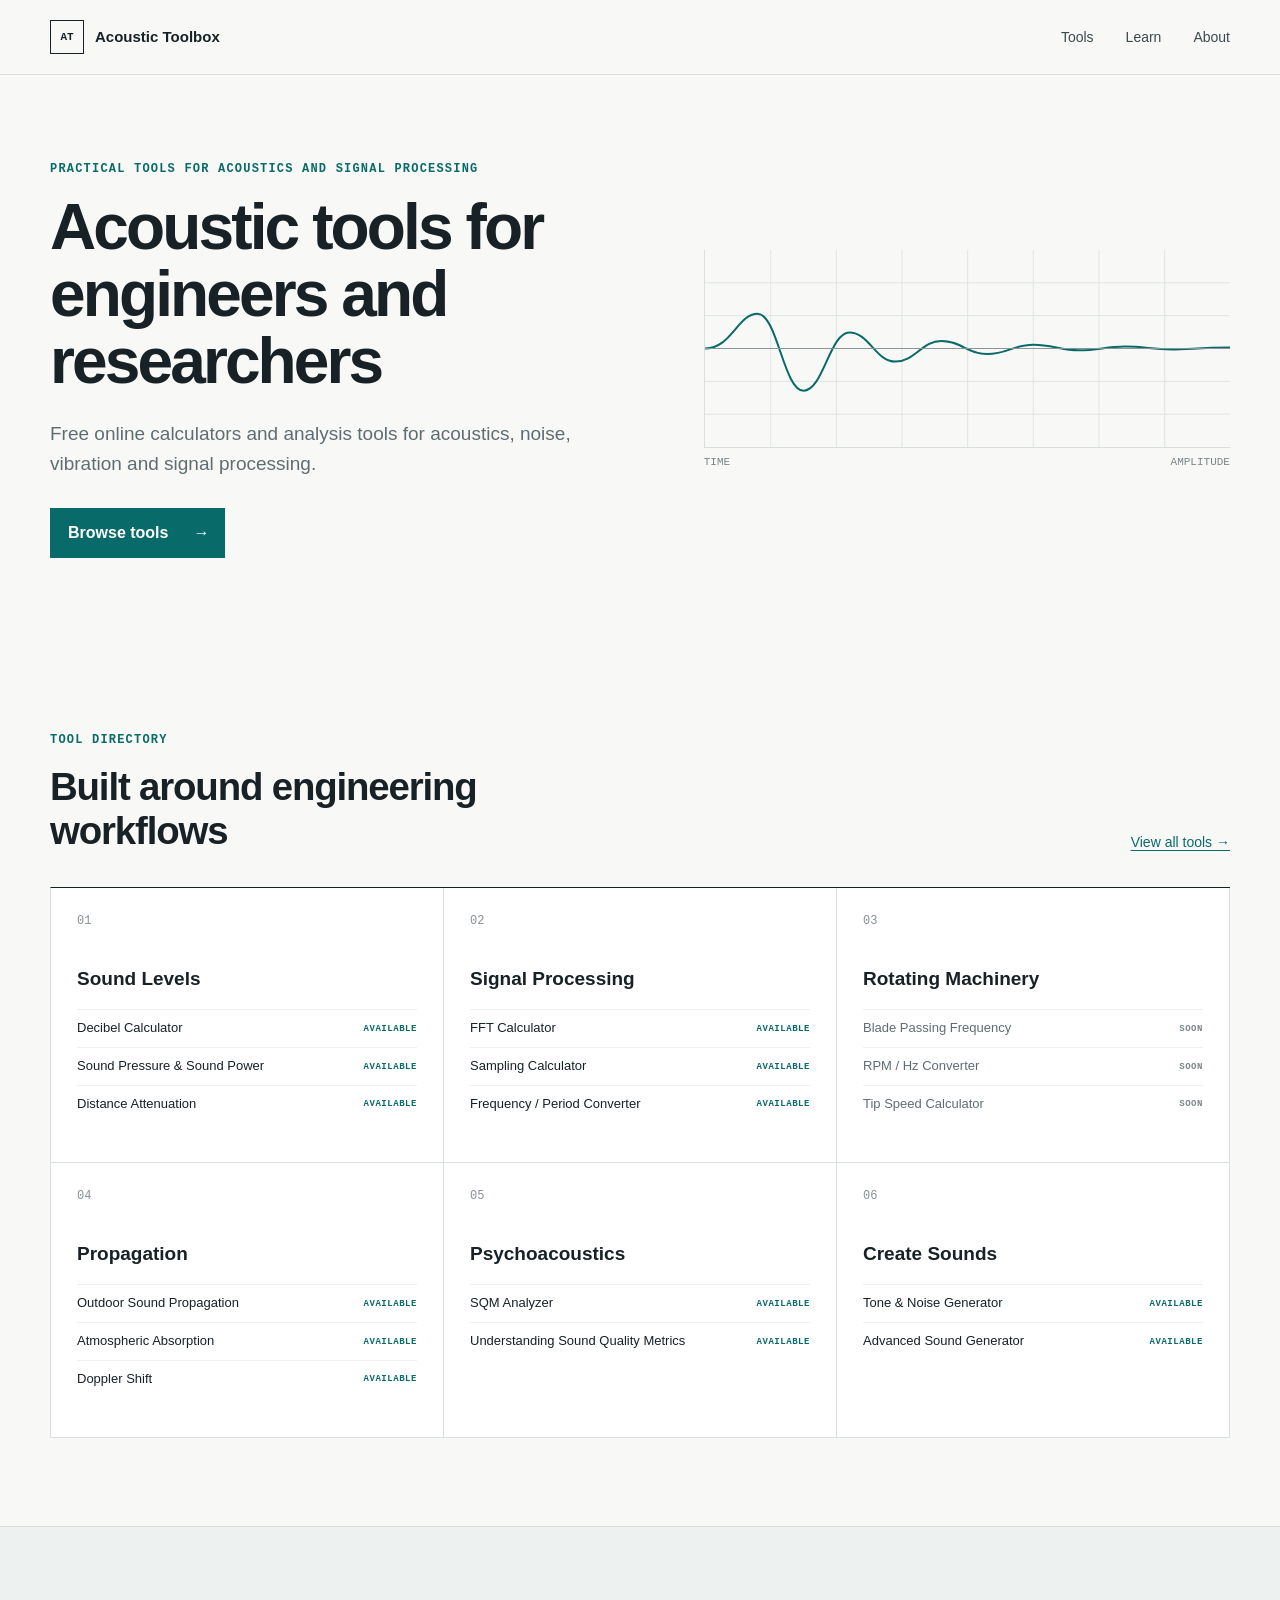
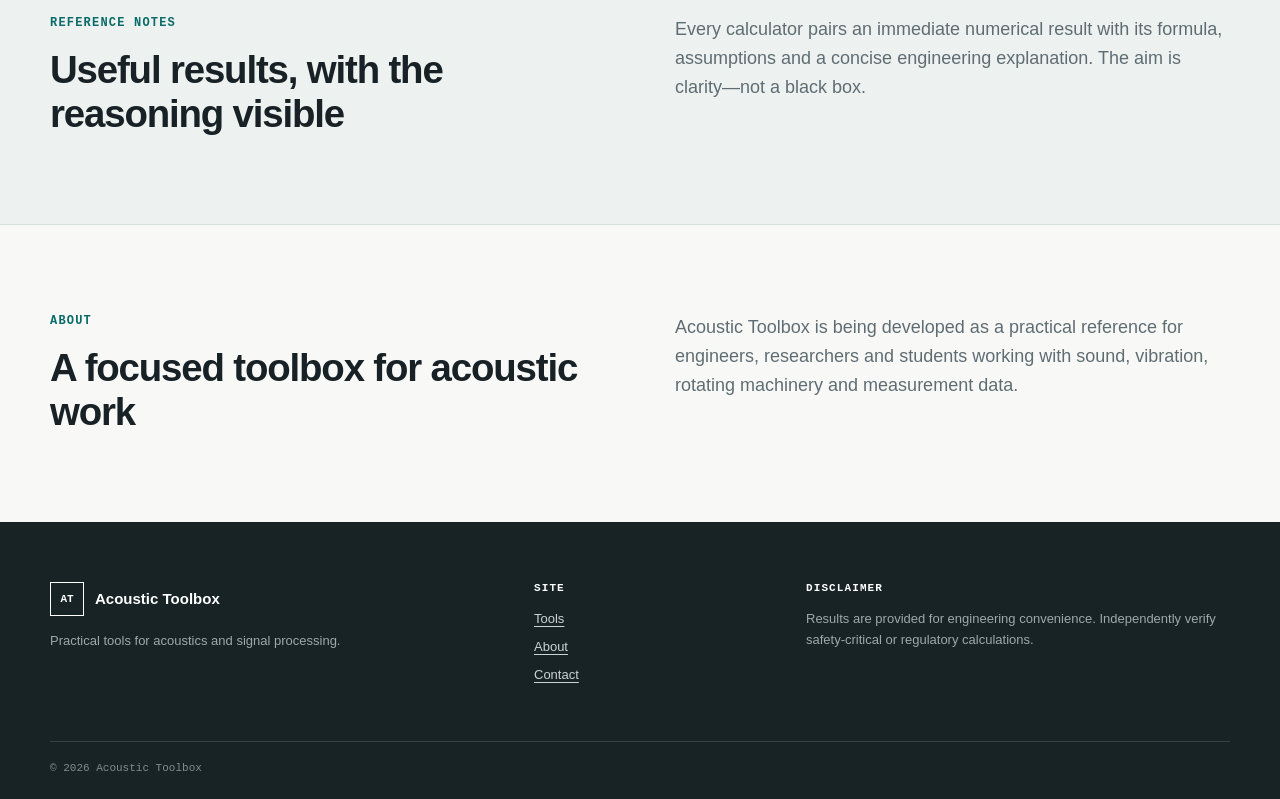
<file: index.html>
<!doctype html>
<html lang="en"><head><meta charset="utf-8"><meta name="viewport" content="width=device-width,initial-scale=1"><title>Acoustic Toolbox — Calculators for Acoustics & Signal Processing</title><meta name="description" content="Free online calculators and analysis tools for acoustics, noise, vibration and signal processing."><link rel="canonical" href="https://acoustictoolbox.com/"><link rel="stylesheet" href="/assets/css/styles.css?v=2"><script defer src="/assets/js/site.js"></script></head>
<body><a class="skip-link" href="#main">Skip to content</a>
<header class="site-header"><div class="shell header-inner"><a class="brand" href="/" aria-label="Acoustic Toolbox home"><span class="brand-mark">AT</span><span>Acoustic Toolbox</span></a><nav aria-label="Primary navigation"><a href="/tools/">Tools</a><a href="#learn">Learn</a><a href="#about">About</a></nav></div></header>
<main id="main">
<section class="hero shell"><div><p class="eyebrow">Practical tools for acoustics and signal processing</p><h1>Acoustic tools for engineers and researchers</h1><p class="lede">Free online calculators and analysis tools for acoustics, noise, vibration and signal processing.</p><a class="button" href="/tools/">Browse tools <span>→</span></a></div><div class="signal-panel" aria-hidden="true"><svg viewBox="0 0 560 210"><g class="grid"><path d="M0 35H560M0 70H560M0 105H560M0 140H560M0 175H560M70 0V210M140 0V210M210 0V210M280 0V210M350 0V210M420 0V210M490 0V210"/></g><path class="wave" d="M0 105C28 105 35 68 56 68S84 150 105 150 133 88 154 88 182 119 203 119 231 97 252 97 280 111 301 111 329 101 350 101 378 107 399 107 427 103 448 103 476 106 497 106 525 104 560 104"/><path class="axis" d="M0 105H560"/></svg><div class="signal-labels"><span>time</span><span>amplitude</span></div></div></section>
<section class="section shell"><div class="section-heading"><div><p class="eyebrow">Tool directory</p><h2>Built around engineering workflows</h2></div><a class="text-link" href="/tools/">View all tools →</a></div><div class="category-grid">
<article class="category"><p class="category-number">01</p><h3>Sound Levels</h3><ul><li><a href="/tools/decibel-calculator/">Decibel Calculator <span class="status live">Available</span></a></li><li><a href="/tools/sound-pressure-sound-power/">Sound Pressure &amp; Sound Power <span class="status live">Available</span></a></li><li><a href="/tools/distance-attenuation/">Distance Attenuation <span class="status live">Available</span></a></li></ul></article>
<article class="category"><p class="category-number">02</p><h3>Signal Processing</h3><ul><li><a href="/tools/fft-calculator/">FFT Calculator <span class="status live">Available</span></a></li><li><a href="/tools/sampling-calculator/">Sampling Calculator <span class="status live">Available</span></a></li><li><a href="/tools/frequency-period-converter/">Frequency / Period Converter <span class="status live">Available</span></a></li></ul></article>
<article class="category"><p class="category-number">03</p><h3>Rotating Machinery</h3><ul><li>Blade Passing Frequency <span class="status">Soon</span></li><li>RPM / Hz Converter <span class="status">Soon</span></li><li>Tip Speed Calculator <span class="status">Soon</span></li></ul></article>
<article class="category"><p class="category-number">04</p><h3>Propagation</h3><ul><li><a href="/tools/outdoor-sound-propagation/">Outdoor Sound Propagation <span class="status live">Available</span></a></li><li><a href="/tools/atmospheric-absorption/">Atmospheric Absorption <span class="status live">Available</span></a></li><li><a href="/tools/doppler-shift/">Doppler Shift <span class="status live">Available</span></a></li></ul></article>
<article class="category"><p class="category-number">05</p><h3>Psychoacoustics</h3><ul><li><a href="/tools/sound-quality-metrics/">SQM Analyzer <span class="status live">Available</span></a></li><li><a href="/learn/sound-quality-metrics/">Understanding Sound Quality Metrics <span class="status live">Available</span></a></li></ul></article>
<article class="category"><p class="category-number">06</p><h3>Create Sounds</h3><ul><li><a href="/tools/sound-generator/">Tone &amp; Noise Generator <span class="status live">Available</span></a></li><li><a href="/tools/advanced-sound-generator/">Advanced Sound Generator <span class="status live">Available</span></a></li></ul></article></div></section>
<section class="section muted-section" id="learn"><div class="shell split"><div><p class="eyebrow">Reference notes</p><h2>Useful results, with the reasoning visible</h2></div><p>Every calculator pairs an immediate numerical result with its formula, assumptions and a concise engineering explanation. The aim is clarity—not a black box.</p></div></section>
<section class="section shell" id="about"><div class="split"><div><p class="eyebrow">About</p><h2>A focused toolbox for acoustic work</h2></div><p>Acoustic Toolbox is being developed as a practical reference for engineers, researchers and students working with sound, vibration, rotating machinery and measurement data.</p></div></section></main>
<footer class="site-footer"><div class="shell footer-grid"><div><a class="brand footer-brand" href="/"><span class="brand-mark">AT</span><span>Acoustic Toolbox</span></a><p>Practical tools for acoustics and signal processing.</p></div><div><h2>Site</h2><a href="/tools/">Tools</a><a href="/#about">About</a><a href="mailto:hello@acoustictoolbox.com">Contact</a></div><div><h2>Disclaimer</h2><p>Results are provided for engineering convenience. Independently verify safety-critical or regulatory calculations.</p></div></div><div class="shell copyright">© <span data-year>2026</span> Acoustic Toolbox</div></footer></body></html>
</file>
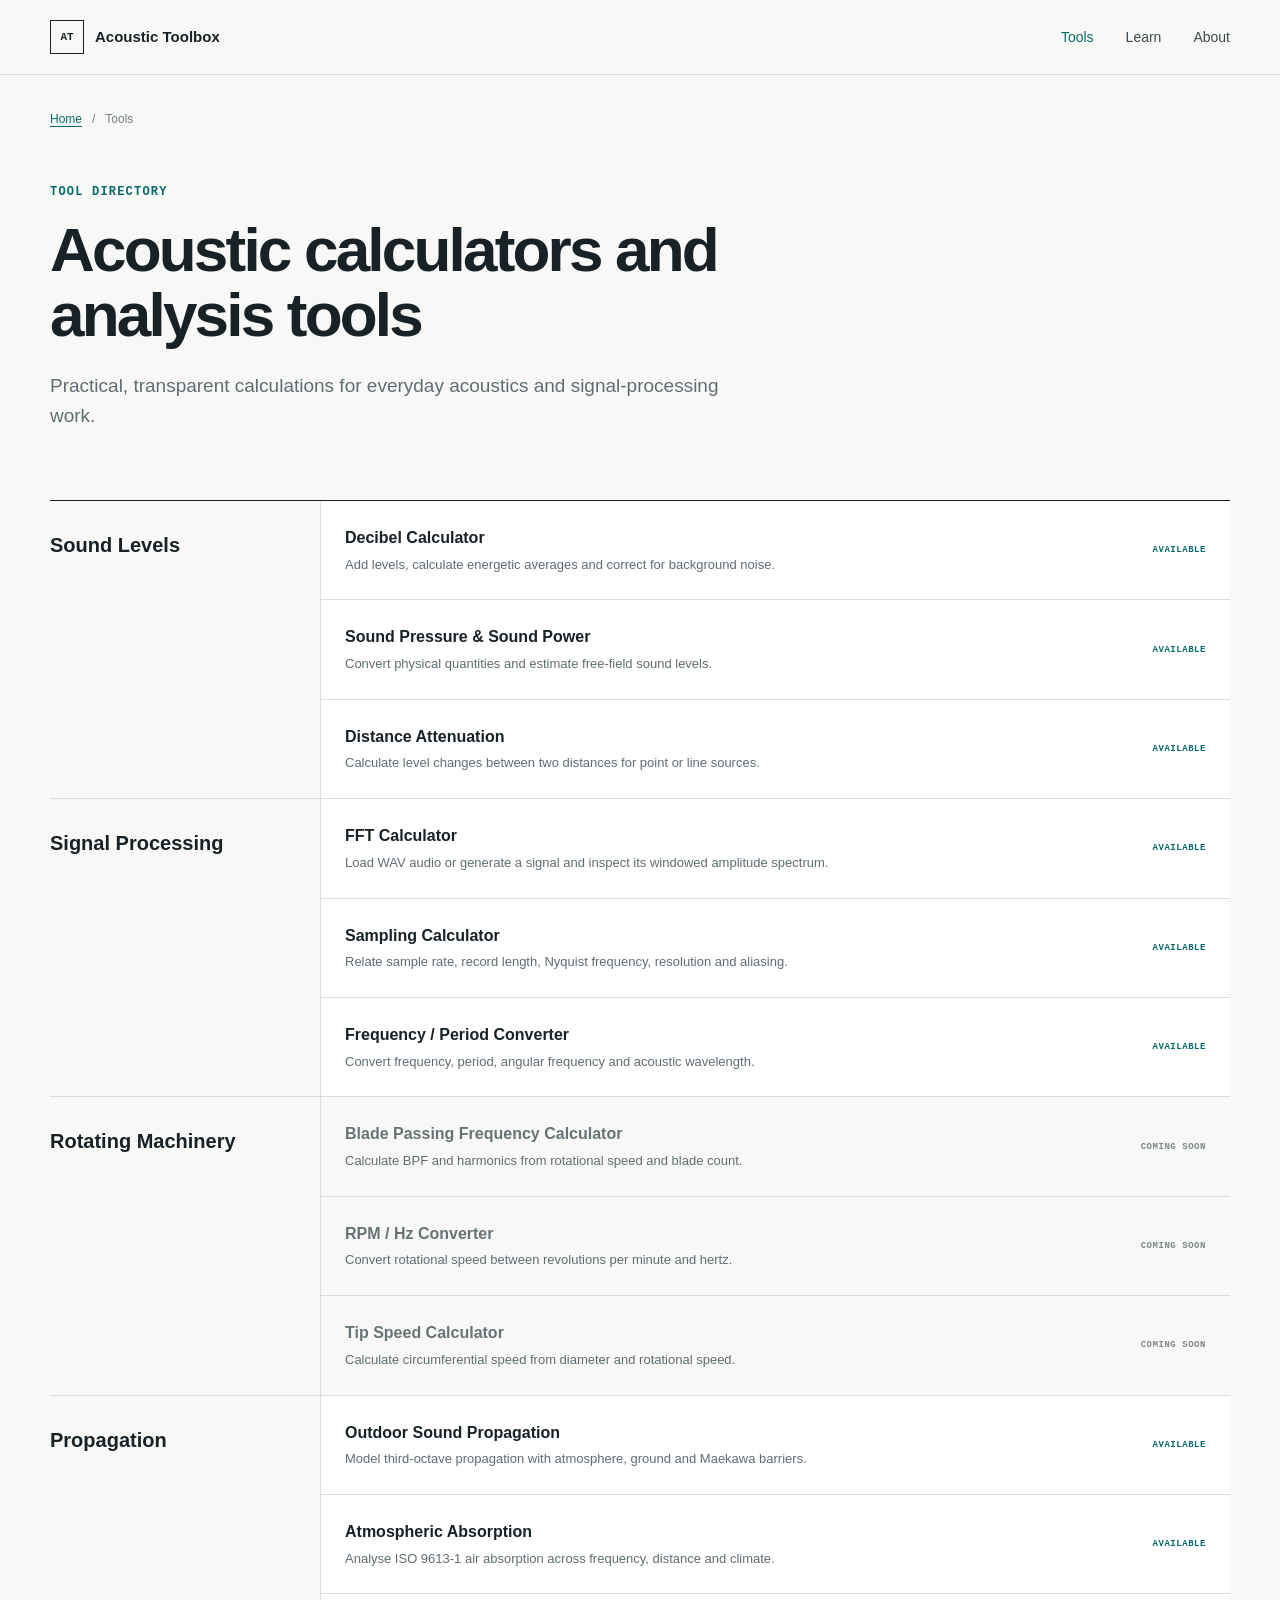
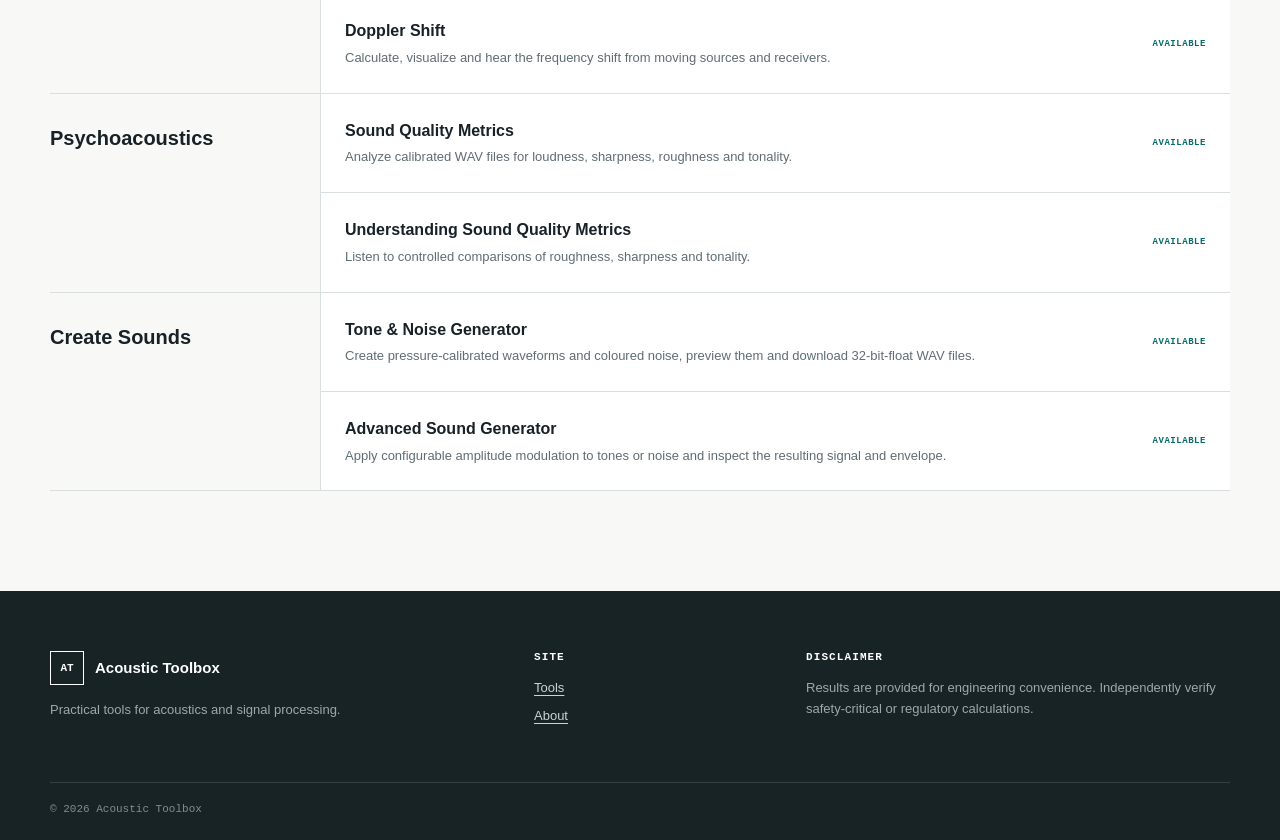
<file: tools/index.html>
<!doctype html><html lang="en"><head><meta charset="utf-8"><meta name="viewport" content="width=device-width,initial-scale=1"><title>Acoustic Calculators & Tools — Acoustic Toolbox</title><meta name="description" content="Browse practical calculators for sound levels, signal processing, rotating machinery, propagation and psychoacoustics."><link rel="canonical" href="https://acoustictoolbox.com/tools/"><link rel="stylesheet" href="/assets/css/styles.css?v=2"><script defer src="/assets/js/site.js"></script></head>
<body><a class="skip-link" href="#main">Skip to content</a><header class="site-header"><div class="shell header-inner"><a class="brand" href="/"><span class="brand-mark">AT</span><span>Acoustic Toolbox</span></a><nav aria-label="Primary navigation"><a aria-current="page" href="/tools/">Tools</a><a href="/#learn">Learn</a><a href="/#about">About</a></nav></div></header>
<main id="main" class="shell page-main"><nav class="breadcrumbs" aria-label="Breadcrumb"><a href="/">Home</a><span>/</span><span>Tools</span></nav><header class="page-heading"><p class="eyebrow">Tool directory</p><h1>Acoustic calculators and analysis tools</h1><p class="lede">Practical, transparent calculations for everyday acoustics and signal-processing work.</p></header><div class="tool-list">
<section><h2>Sound Levels</h2><div><article class="tool-row"><div><h3><a href="/tools/decibel-calculator/">Decibel Calculator</a></h3><p>Add levels, calculate energetic averages and correct for background noise.</p></div><span class="status live">Available</span></article><article class="tool-row"><div><h3><a href="/tools/sound-pressure-sound-power/">Sound Pressure &amp; Sound Power</a></h3><p>Convert physical quantities and estimate free-field sound levels.</p></div><span class="status live">Available</span></article><article class="tool-row"><div><h3><a href="/tools/distance-attenuation/">Distance Attenuation</a></h3><p>Calculate level changes between two distances for point or line sources.</p></div><span class="status live">Available</span></article></div></section>
<section><h2>Signal Processing</h2><div><article class="tool-row"><div><h3><a href="/tools/fft-calculator/">FFT Calculator</a></h3><p>Load WAV audio or generate a signal and inspect its windowed amplitude spectrum.</p></div><span class="status live">Available</span></article><article class="tool-row"><div><h3><a href="/tools/sampling-calculator/">Sampling Calculator</a></h3><p>Relate sample rate, record length, Nyquist frequency, resolution and aliasing.</p></div><span class="status live">Available</span></article><article class="tool-row"><div><h3><a href="/tools/frequency-period-converter/">Frequency / Period Converter</a></h3><p>Convert frequency, period, angular frequency and acoustic wavelength.</p></div><span class="status live">Available</span></article></div></section>
<section><h2>Rotating Machinery</h2><div><article class="tool-row disabled"><div><h3>Blade Passing Frequency Calculator</h3><p>Calculate BPF and harmonics from rotational speed and blade count.</p></div><span class="status">Coming soon</span></article><article class="tool-row disabled"><div><h3>RPM / Hz Converter</h3><p>Convert rotational speed between revolutions per minute and hertz.</p></div><span class="status">Coming soon</span></article><article class="tool-row disabled"><div><h3>Tip Speed Calculator</h3><p>Calculate circumferential speed from diameter and rotational speed.</p></div><span class="status">Coming soon</span></article></div></section>
<section><h2>Propagation</h2><div><article class="tool-row"><div><h3><a href="/tools/outdoor-sound-propagation/">Outdoor Sound Propagation</a></h3><p>Model third-octave propagation with atmosphere, ground and Maekawa barriers.</p></div><span class="status live">Available</span></article><article class="tool-row"><div><h3><a href="/tools/atmospheric-absorption/">Atmospheric Absorption</a></h3><p>Analyse ISO 9613-1 air absorption across frequency, distance and climate.</p></div><span class="status live">Available</span></article><article class="tool-row"><div><h3><a href="/tools/doppler-shift/">Doppler Shift</a></h3><p>Calculate, visualize and hear the frequency shift from moving sources and receivers.</p></div><span class="status live">Available</span></article></div></section>
<section><h2>Psychoacoustics</h2><div><article class="tool-row"><div><h3><a href="/tools/sound-quality-metrics/">Sound Quality Metrics</a></h3><p>Analyze calibrated WAV files for loudness, sharpness, roughness and tonality.</p></div><span class="status live">Available</span></article><article class="tool-row"><div><h3><a href="/learn/sound-quality-metrics/">Understanding Sound Quality Metrics</a></h3><p>Listen to controlled comparisons of roughness, sharpness and tonality.</p></div><span class="status live">Available</span></article></div></section>
<section><h2>Create Sounds</h2><div><article class="tool-row"><div><h3><a href="/tools/sound-generator/">Tone &amp; Noise Generator</a></h3><p>Create pressure-calibrated waveforms and coloured noise, preview them and download 32-bit-float WAV files.</p></div><span class="status live">Available</span></article><article class="tool-row"><div><h3><a href="/tools/advanced-sound-generator/">Advanced Sound Generator</a></h3><p>Apply configurable amplitude modulation to tones or noise and inspect the resulting signal and envelope.</p></div><span class="status live">Available</span></article></div></section></div></main>
<footer class="site-footer"><div class="shell footer-grid"><div><a class="brand footer-brand" href="/"><span class="brand-mark">AT</span><span>Acoustic Toolbox</span></a><p>Practical tools for acoustics and signal processing.</p></div><div><h2>Site</h2><a href="/tools/">Tools</a><a href="/#about">About</a></div><div><h2>Disclaimer</h2><p>Results are provided for engineering convenience. Independently verify safety-critical or regulatory calculations.</p></div></div><div class="shell copyright">© <span data-year>2026</span> Acoustic Toolbox</div></footer></body></html>
</file>
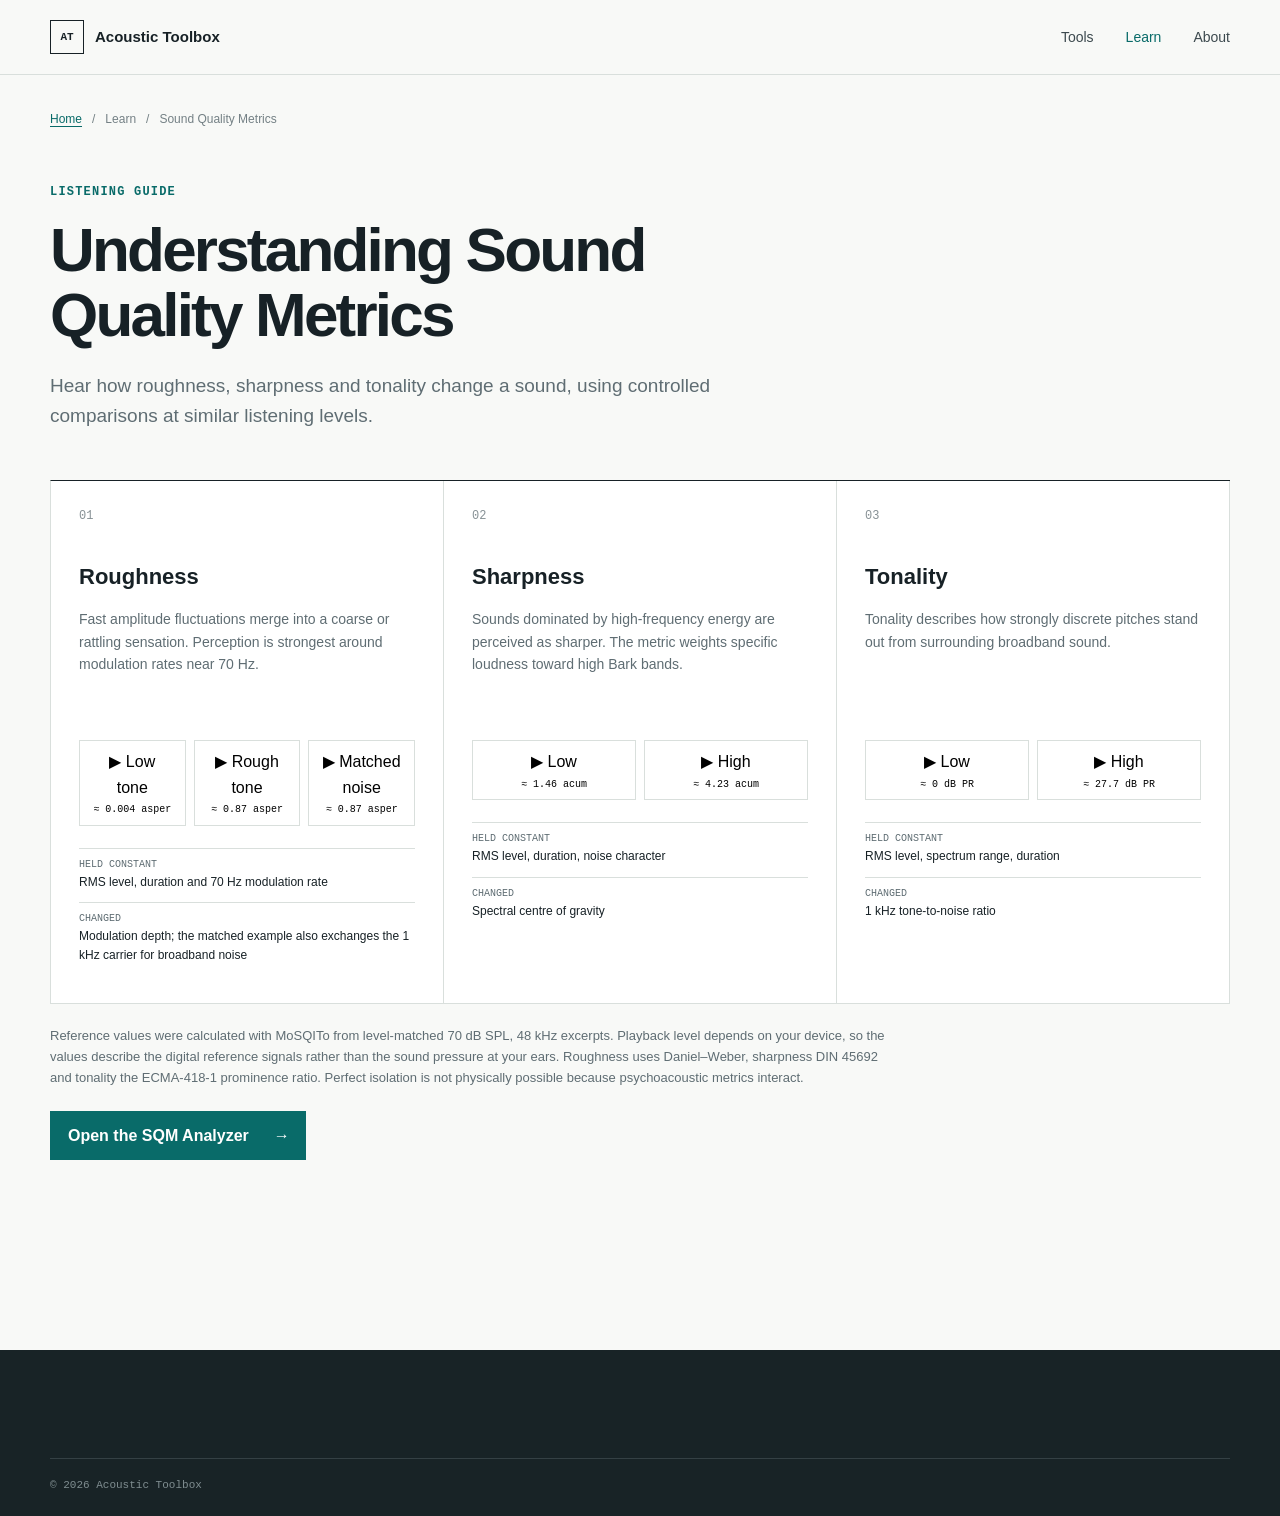
<file: learn/sound-quality-metrics/index.html>
<!doctype html>
<html lang="en">
<head>
  <meta charset="utf-8">
  <meta name="viewport" content="width=device-width,initial-scale=1">
  <title>Understanding Sound Quality Metrics — Acoustic Toolbox</title>
  <meta name="description" content="Learn how roughness, sharpness and tonality affect perceived sound through controlled listening comparisons.">
  <link rel="canonical" href="https://acoustictoolbox.com/learn/sound-quality-metrics/">
  <link rel="stylesheet" href="/assets/css/styles.css?v=2">
  <link rel="stylesheet" href="/assets/css/sqm-learning.css">
  <script defer src="/assets/js/site.js"></script>
  <script type="module" src="/assets/js/sqm-learning.mjs?v=2"></script>
</head>
<body>
  <a class="skip-link" href="#main">Skip to content</a>
  <header class="site-header"><div class="shell header-inner"><a class="brand" href="/"><span class="brand-mark">AT</span><span>Acoustic Toolbox</span></a><nav><a href="/tools/">Tools</a><a aria-current="page" href="/learn/sound-quality-metrics/">Learn</a><a href="/#about">About</a></nav></div></header>
  <main id="main" class="shell page-main sqm-page">
    <nav class="breadcrumbs"><a href="/">Home</a><span>/</span><span>Learn</span><span>/</span><span>Sound Quality Metrics</span></nav>
    <header class="page-heading compact"><p class="eyebrow">Listening guide</p><h1>Understanding Sound Quality Metrics</h1><p class="lede">Hear how roughness, sharpness and tonality change a sound, using controlled comparisons at similar listening levels.</p></header>
    <section class="sqm-learning">
      <div class="learning-grid">
        <article class="learning-card"><p class="category-number">01</p><h3>Roughness</h3><p>Fast amplitude fluctuations merge into a coarse or rattling sensation. Perception is strongest around modulation rates near 70 Hz.</p><div class="compare-audio roughness-comparison"><button data-example="roughness-low">▶ Low tone<small>≈ 0.004 asper</small></button><button data-example="roughness-high">▶ Rough tone<small>≈ 0.87 asper</small></button><button data-example="roughness-noise-matched">▶ Matched noise<small>≈ 0.87 asper</small></button></div><dl><div><dt>Held constant</dt><dd>RMS level, duration and 70 Hz modulation rate</dd></div><div><dt>Changed</dt><dd>Modulation depth; the matched example also exchanges the 1 kHz carrier for broadband noise</dd></div></dl></article>
        <article class="learning-card"><p class="category-number">02</p><h3>Sharpness</h3><p>Sounds dominated by high-frequency energy are perceived as sharper. The metric weights specific loudness toward high Bark bands.</p><div class="compare-audio"><button data-example="sharpness-low">▶ Low<small>≈ 1.46 acum</small></button><button data-example="sharpness-high">▶ High<small>≈ 4.23 acum</small></button></div><dl><div><dt>Held constant</dt><dd>RMS level, duration, noise character</dd></div><div><dt>Changed</dt><dd>Spectral centre of gravity</dd></div></dl></article>
        <article class="learning-card"><p class="category-number">03</p><h3>Tonality</h3><p>Tonality describes how strongly discrete pitches stand out from surrounding broadband sound.</p><div class="compare-audio"><button data-example="tonality-low">▶ Low<small>≈ 0 dB PR</small></button><button data-example="tonality-high">▶ High<small>≈ 27.7 dB PR</small></button></div><dl><div><dt>Held constant</dt><dd>RMS level, spectrum range, duration</dd></div><div><dt>Changed</dt><dd>1 kHz tone-to-noise ratio</dd></div></dl></article>
      </div>
      <p class="learning-note">Reference values were calculated with MoSQITo from level-matched 70 dB SPL, 48 kHz excerpts. Playback level depends on your device, so the values describe the digital reference signals rather than the sound pressure at your ears. Roughness uses Daniel–Weber, sharpness DIN 45692 and tonality the ECMA-418-1 prominence ratio. Perfect isolation is not physically possible because psychoacoustic metrics interact.</p>
      <p><a class="button" href="/tools/sound-quality-metrics/">Open the SQM Analyzer <span>→</span></a></p>
    </section>
  </main>
  <footer class="site-footer"><div class="shell copyright">© <span data-year>2026</span> Acoustic Toolbox</div></footer>
</body>
</html>
</file>
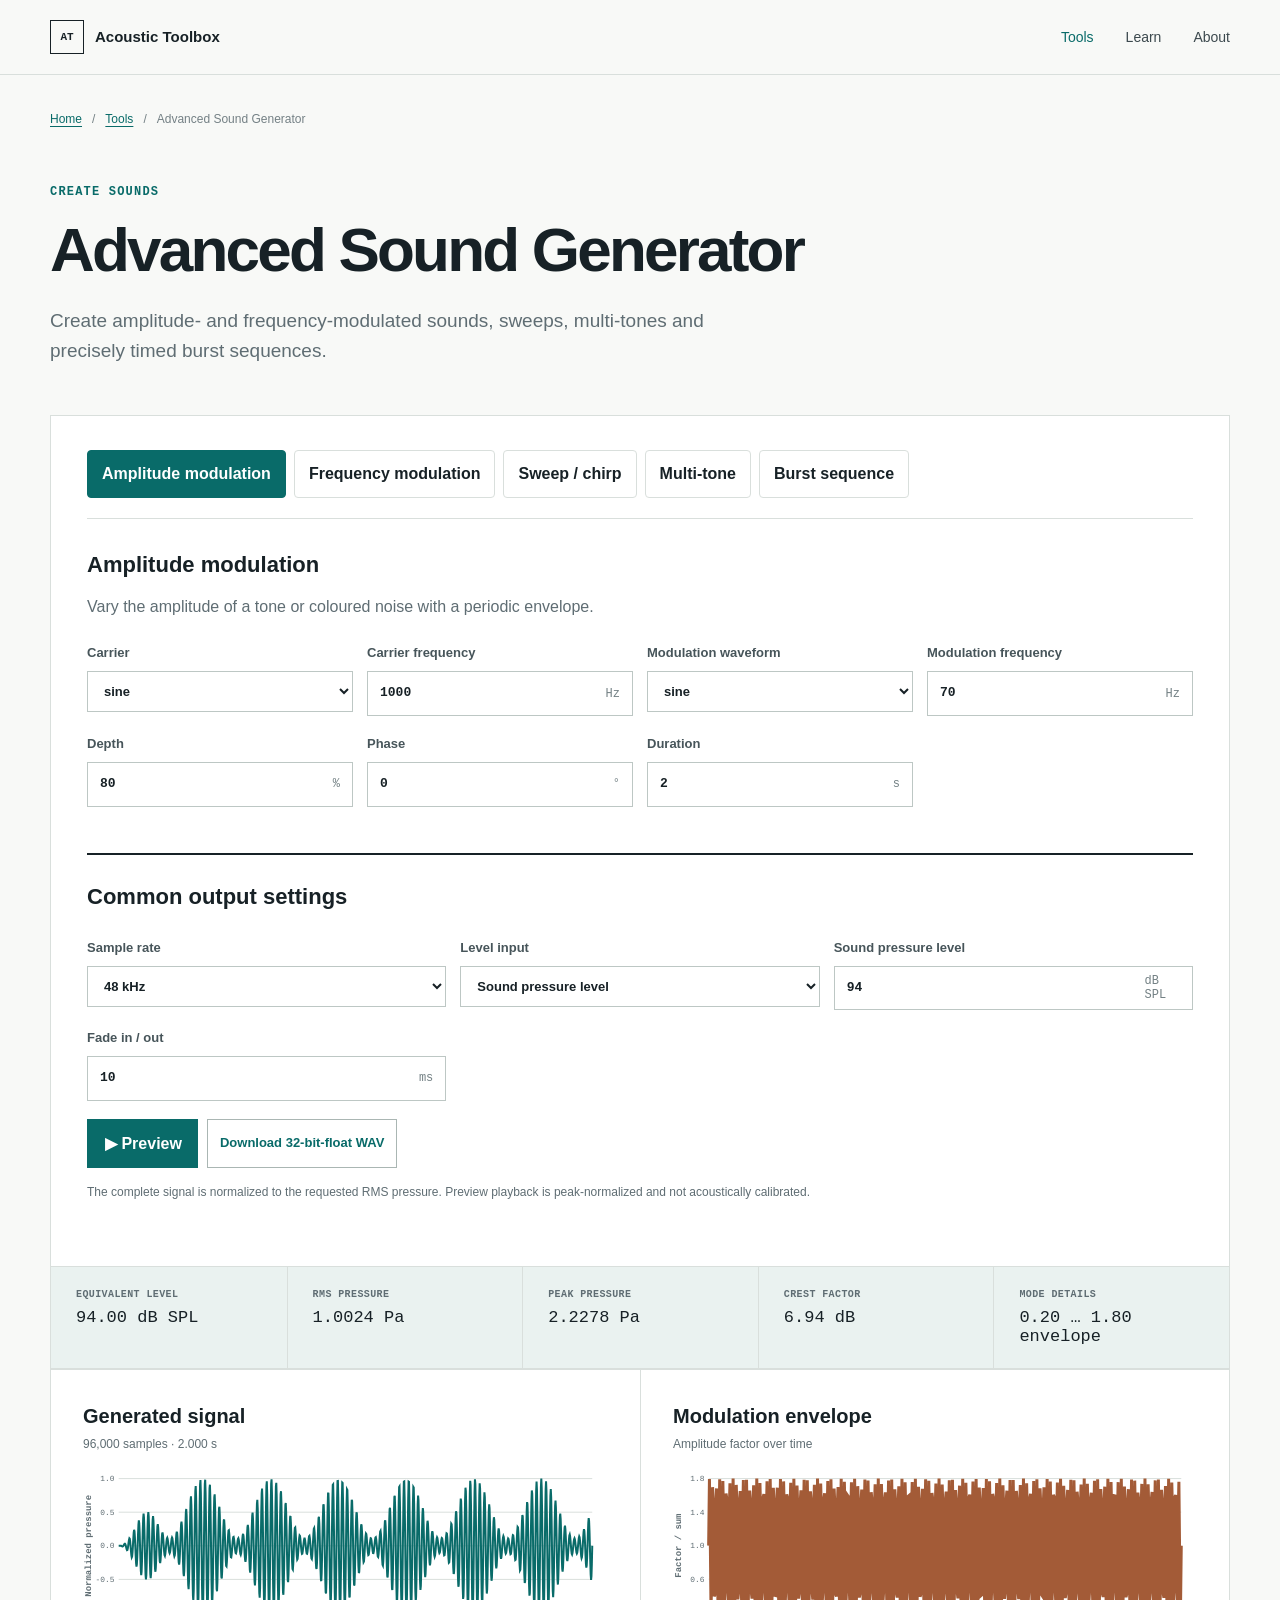
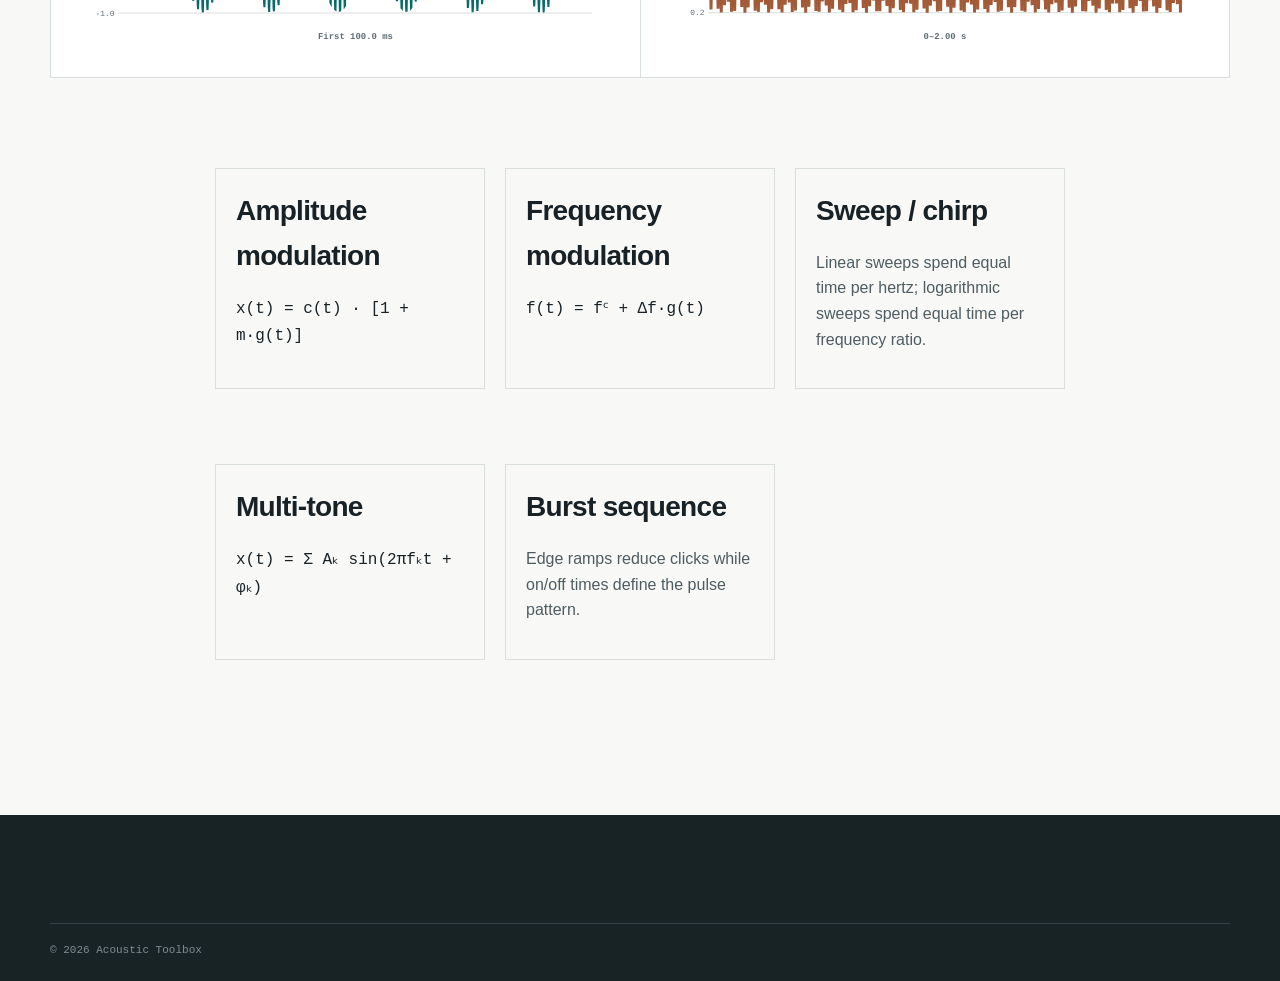
<file: tools/advanced-sound-generator/index.html>
<!doctype html><html lang="en"><head><meta charset="utf-8"><meta name="viewport" content="width=device-width,initial-scale=1"><title>Advanced Sound Generator</title><meta name="description" content="Create modulated signals, sweeps, multi-tones and burst sequences."><link rel="canonical" href="https://acoustictoolbox.com/tools/advanced-sound-generator/"><link rel="stylesheet" href="/assets/css/styles.css?v=2"><link rel="stylesheet" href="/assets/css/sound-generator.css?v=3"><link rel="stylesheet" href="/assets/css/advanced-sound-generator.css?v=2"><script defer src="/assets/js/site.js"></script><script type="module" src="/assets/js/advanced-sound-generator.mjs?v=3"></script></head><body><a class="skip-link" href="#main">Skip to content</a><header class="site-header"><div class="shell header-inner"><a class="brand" href="/"><span class="brand-mark">AT</span><span>Acoustic Toolbox</span></a><nav><a aria-current="page" href="/tools/">Tools</a><a href="/#learn">Learn</a><a href="/#about">About</a></nav></div></header><main id="main" class="shell page-main signal-page"><nav class="breadcrumbs"><a href="/">Home</a><span>/</span><a href="/tools/">Tools</a><span>/</span><span>Advanced Sound Generator</span></nav><header class="page-heading compact"><p class="eyebrow">Create Sounds</p><h1>Advanced Sound Generator</h1><p class="lede">Create amplitude- and frequency-modulated sounds, sweeps, multi-tones and precisely timed burst sequences.</p></header><section class="signal-tool generator-tool"><div class="signal-controls"><div class="mode-tabs" role="tablist" aria-label="Generator mode"><button class="mode-tab active" type="button" data-mode="am">Amplitude modulation</button><button class="mode-tab" type="button" data-mode="fm">Frequency modulation</button><button class="mode-tab" type="button" data-mode="sweep">Sweep / chirp</button><button class="mode-tab" type="button" data-mode="multi">Multi-tone</button><button class="mode-tab" type="button" data-mode="burst">Burst sequence</button></div>
<section class="mode-panel" data-panel="am"><h2>Amplitude modulation</h2><p class="mode-intro">Vary the amplitude of a tone or coloured noise with a periodic envelope.</p><div class="generator-grid advanced-grid"><label class="field"><span>Carrier</span><span class="input-unit"><select data-am-carrier><option>sine</option><option>square</option><option>triangle</option><option>sawtooth</option><option>white</option><option>pink</option><option>brown</option><option>blue</option><option>violet</option></select></span></label><label class="field"><span>Carrier frequency</span><span class="input-unit"><input type="number" value="1000" data-am-fc><span>Hz</span></span></label><label class="field"><span>Modulation waveform</span><span class="input-unit"><select data-am-wave><option>sine</option><option>square</option><option>triangle</option><option>sawtooth</option></select></span></label><label class="field"><span>Modulation frequency</span><span class="input-unit"><input type="number" value="70" data-am-fm><span>Hz</span></span></label><label class="field"><span>Depth</span><span class="input-unit"><input type="number" value="80" min="0" max="200" data-am-depth><span>%</span></span></label><label class="field"><span>Phase</span><span class="input-unit"><input type="number" value="0" data-am-phase><span>°</span></span></label><label class="field"><span>Duration</span><span class="input-unit"><input type="number" value="2" min=".05" max="30" data-am-duration><span>s</span></span></label></div></section>
<section class="mode-panel" data-panel="fm" hidden><h2>Frequency modulation</h2><p class="mode-intro">Move the instantaneous frequency around a carrier frequency.</p><div class="generator-grid advanced-grid"><label class="field"><span>Carrier waveform</span><span class="input-unit"><select data-fm-carrier><option>sine</option><option>square</option><option>triangle</option><option>sawtooth</option></select></span></label><label class="field"><span>Carrier frequency</span><span class="input-unit"><input type="number" value="1000" data-fm-fc><span>Hz</span></span></label><label class="field"><span>Modulation waveform</span><span class="input-unit"><select data-fm-wave><option>sine</option><option>square</option><option>triangle</option><option>sawtooth</option></select></span></label><label class="field"><span>Modulation frequency</span><span class="input-unit"><input type="number" value="5" data-fm-rate><span>Hz</span></span></label><label class="field"><span>Deviation</span><span class="input-unit"><input type="number" value="100" min="0" data-fm-dev><span>Hz</span></span></label><label class="field"><span>Phase</span><span class="input-unit"><input type="number" value="0" data-fm-phase><span>°</span></span></label><label class="field"><span>Duration</span><span class="input-unit"><input type="number" value="2" data-fm-duration><span>s</span></span></label></div></section>
<section class="mode-panel" data-panel="sweep" hidden><h2>Sweep / chirp</h2><p class="mode-intro">Traverse a frequency range continuously.</p><div class="generator-grid advanced-grid"><label class="field"><span>Start frequency</span><span class="input-unit"><input type="number" value="20" data-sweep-start><span>Hz</span></span></label><label class="field"><span>End frequency</span><span class="input-unit"><input type="number" value="20000" data-sweep-end><span>Hz</span></span></label><label class="field"><span>Trajectory</span><span class="input-unit"><select data-sweep-law><option value="logarithmic">Logarithmic</option><option value="linear">Linear</option></select></span></label><label class="field"><span>Duration</span><span class="input-unit"><input type="number" value="5" data-sweep-duration><span>s</span></span></label></div></section>
<section class="mode-panel" data-panel="multi" hidden><h2>Multi-tone synthesis</h2><p class="mode-intro">Combine four tones with independent relative levels and phases.</p><div class="tone-table"><div class="tone-row tone-head"><span>On</span><span>Frequency (Hz)</span><span>Relative level (dB)</span><span>Phase (°)</span></div><div data-tone-rows></div></div><label class="field compact-field"><span>Duration</span><span class="input-unit"><input type="number" value="2" data-multi-duration><span>s</span></span></label></section>
<section class="mode-panel" data-panel="burst" hidden><h2>Burst sequence</h2><p class="mode-intro">Repeat a tone or noise with defined on/off times and edge ramps.</p><div class="generator-grid advanced-grid"><label class="field"><span>Signal</span><span class="input-unit"><select data-burst-type><option>sine</option><option>square</option><option>triangle</option><option>sawtooth</option><option>white</option><option>pink</option></select></span></label><label class="field"><span>Frequency</span><span class="input-unit"><input type="number" value="1000" data-burst-frequency><span>Hz</span></span></label><label class="field"><span>On time</span><span class="input-unit"><input type="number" value="0.2" step=".001" data-burst-on><span>s</span></span></label><label class="field"><span>Off time</span><span class="input-unit"><input type="number" value="0.2" step=".001" data-burst-off><span>s</span></span></label><label class="field"><span>Repetitions</span><span class="input-unit"><input type="number" value="5" data-burst-reps></span></label><label class="field"><span>Edge ramp</span><span class="input-unit"><input type="number" value="5" data-burst-ramp><span>ms</span></span></label></div></section>
<section class="shared-output"><h2>Common output settings</h2><div class="generator-grid advanced-output-grid"><label class="field"><span>Sample rate</span><span class="input-unit"><select data-sample-rate><option value="44100">44.1 kHz</option><option value="48000" selected>48 kHz</option><option value="96000">96 kHz</option><option value="192000">192 kHz</option></select></span></label><label class="field"><span>Level input</span><span class="input-unit"><select data-level-mode><option value="spl">Sound pressure level</option><option value="pa">RMS pressure</option></select></span></label><label class="field"><span data-level-label>Sound pressure level</span><span class="input-unit"><input type="number" value="94" data-level-value><span data-level-unit>dB SPL</span></span></label><label class="field"><span>Fade in / out</span><span class="input-unit"><input type="number" value="10" min="0" data-fade><span>ms</span></span></label></div><div class="tone-buttons"><button class="button audio-button" type="button" data-preview>▶ Preview</button><button class="secondary-button" type="button" data-download>Download 32-bit-float WAV</button></div><p class="generator-warning">The complete signal is normalized to the requested RMS pressure. Preview playback is peak-normalized and not acoustically calibrated.</p><p class="error" data-advanced-error></p></section></div>
<div class="signal-summary advanced-summary"><div><span>Equivalent level</span><strong data-result-level>—</strong></div><div><span>RMS pressure</span><strong data-result-rms>—</strong></div><div><span>Peak pressure</span><strong data-result-peak>—</strong></div><div><span>Crest factor</span><strong data-result-crest>—</strong></div><div><span>Mode details</span><strong data-result-detail>—</strong></div></div><div class="advanced-plots"><section class="generator-chart-section"><h2>Generated signal</h2><p data-signal-caption></p><svg viewBox="0 0 1000 345" data-signal-chart></svg></section><section class="generator-chart-section"><h2 data-control-title>Control signal</h2><p data-control-caption></p><svg viewBox="0 0 1000 345" data-control-chart></svg></section></div></section><article class="article-content advanced-explanations"><section><h2>Amplitude modulation</h2><code>x(t) = c(t) · [1 + m·g(t)]</code></section><section><h2>Frequency modulation</h2><code>f(t) = fᶜ + Δf·g(t)</code></section><section><h2>Sweep / chirp</h2><p>Linear sweeps spend equal time per hertz; logarithmic sweeps spend equal time per frequency ratio.</p></section><section><h2>Multi-tone</h2><code>x(t) = Σ Aₖ sin(2πfₖt + φₖ)</code></section><section><h2>Burst sequence</h2><p>Edge ramps reduce clicks while on/off times define the pulse pattern.</p></section></article></main><footer class="site-footer"><div class="shell copyright">© <span data-year>2026</span> Acoustic Toolbox</div></footer></body></html>
</file>
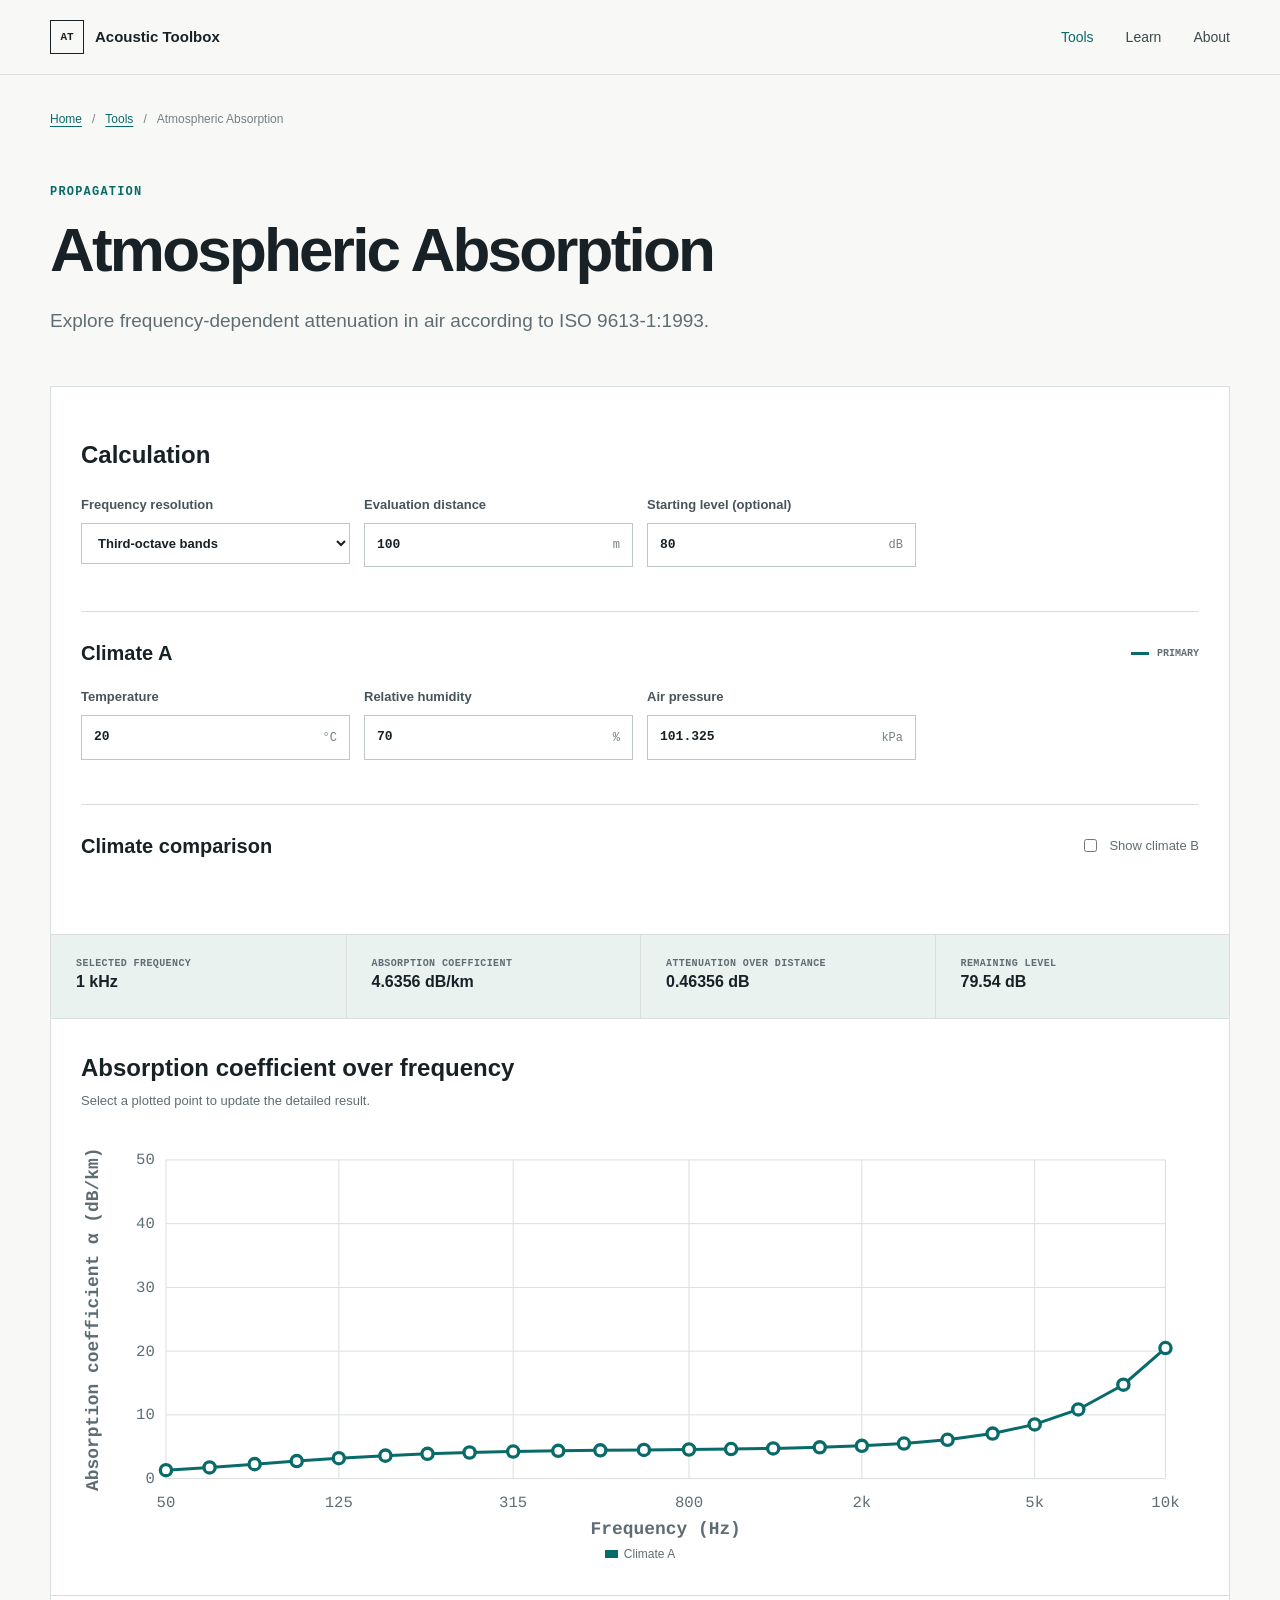
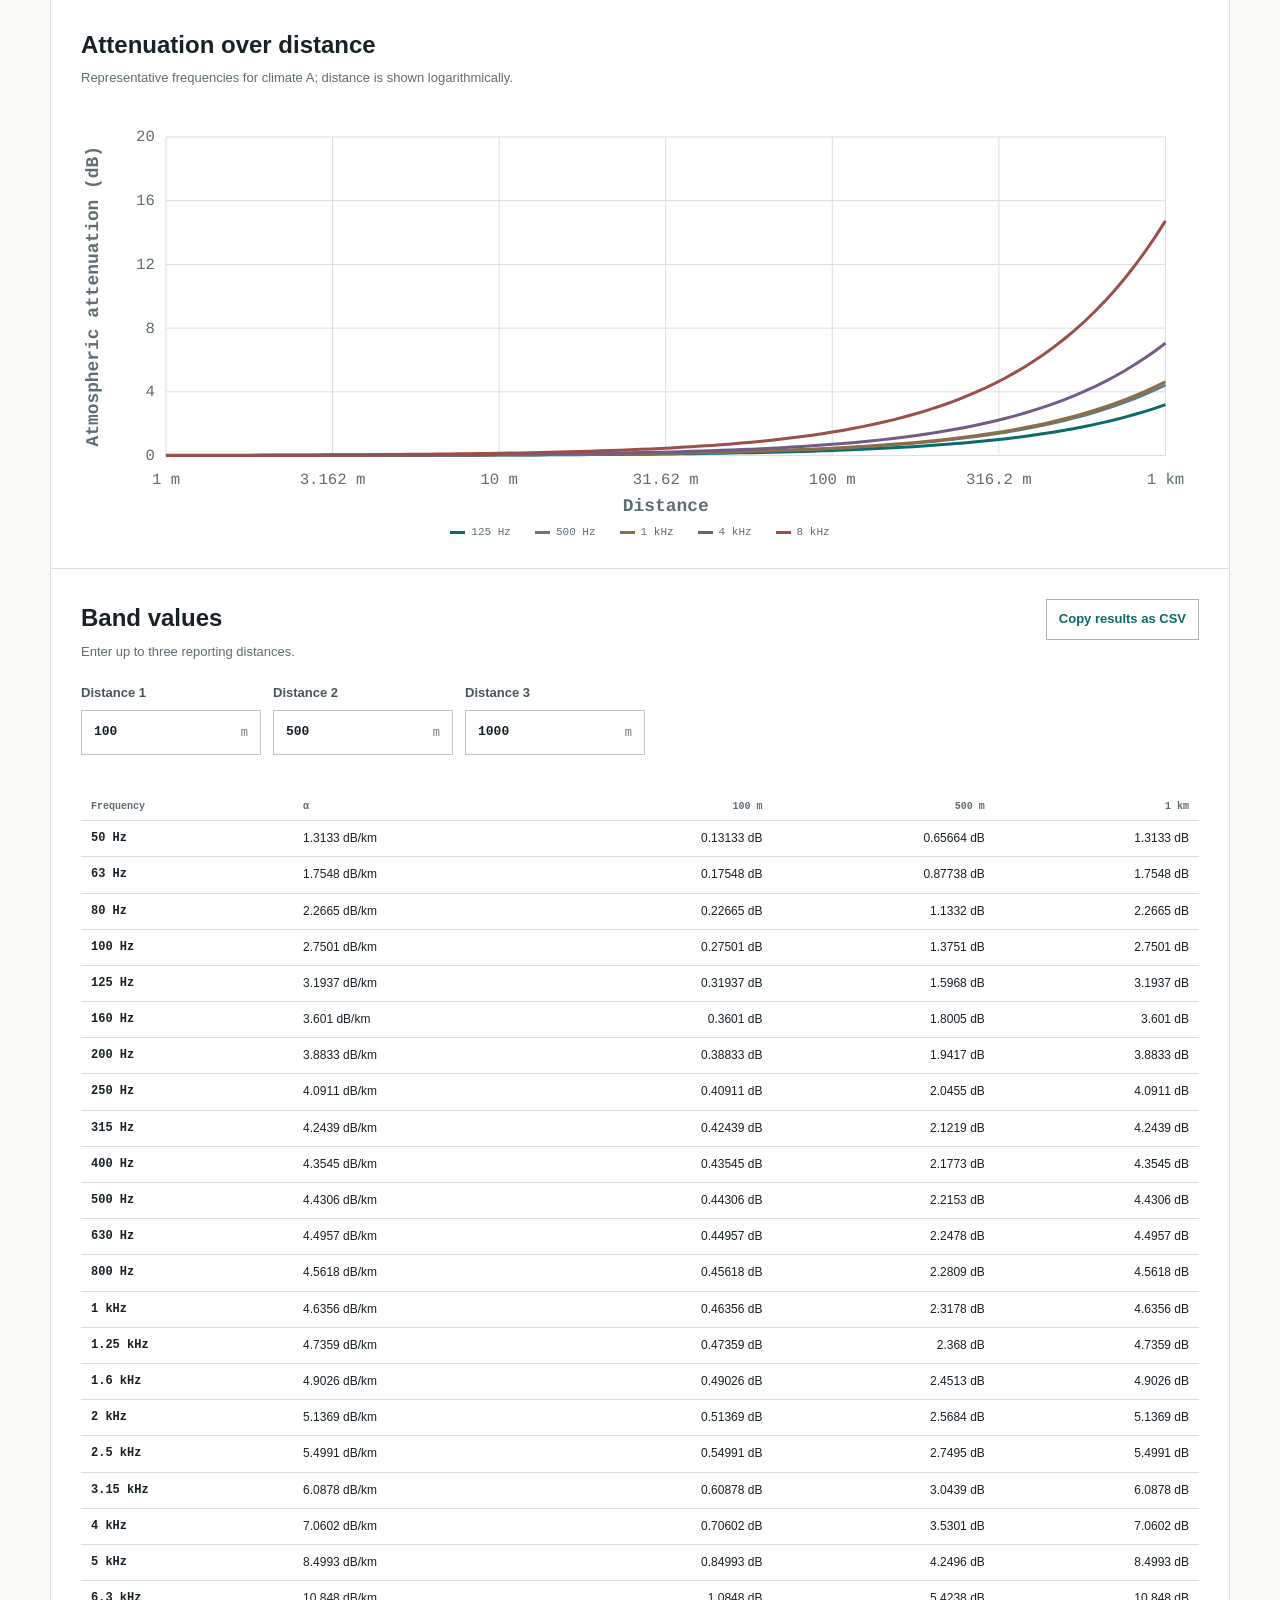
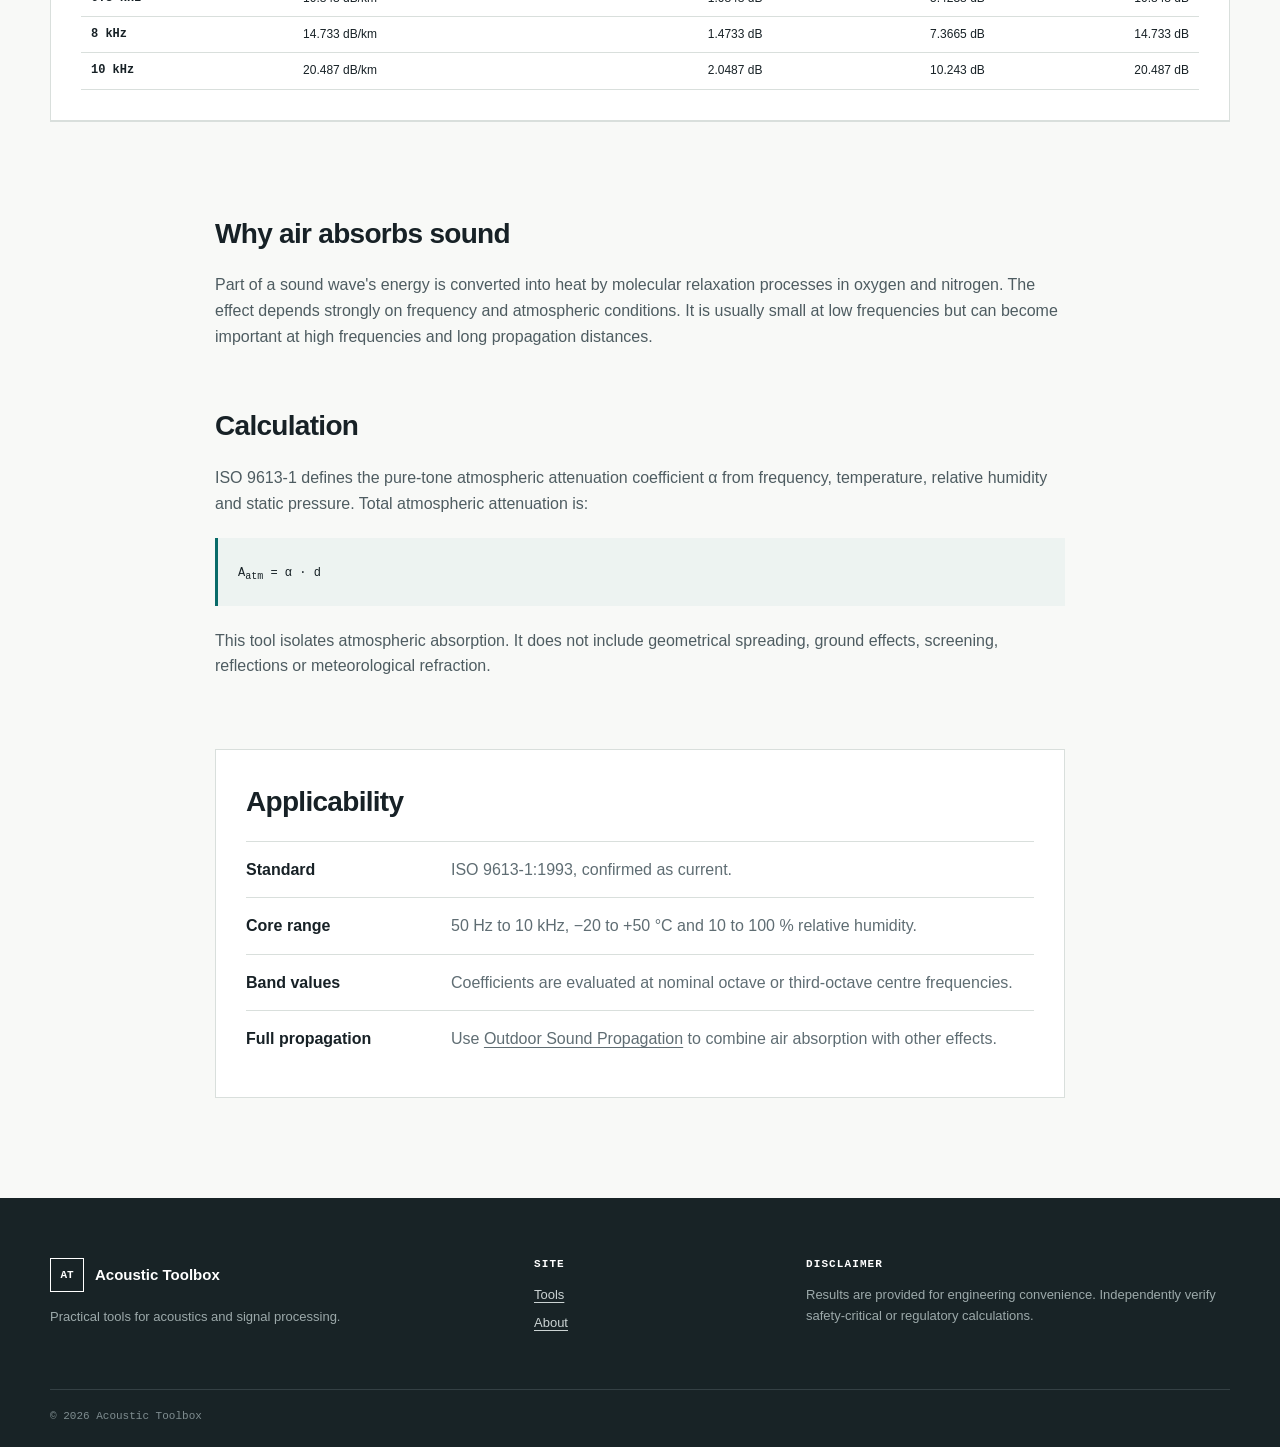
<file: tools/atmospheric-absorption/index.html>
<!doctype html><html lang="en"><head><meta charset="utf-8"><meta name="viewport" content="width=device-width,initial-scale=1"><title>Atmospheric Absorption Calculator — ISO 9613-1</title><meta name="description" content="Calculate atmospheric sound absorption by frequency, distance, temperature, humidity and air pressure according to ISO 9613-1."><link rel="canonical" href="https://acoustictoolbox.com/tools/atmospheric-absorption/"><link rel="stylesheet" href="/assets/css/styles.css?v=2"><script defer src="/assets/js/site.js"></script><script type="module" src="/assets/js/atmospheric-absorption.mjs"></script></head>
<body><a class="skip-link" href="#main">Skip to content</a><header class="site-header"><div class="shell header-inner"><a class="brand" href="/"><span class="brand-mark">AT</span><span>Acoustic Toolbox</span></a><nav aria-label="Primary navigation"><a aria-current="page" href="/tools/">Tools</a><a href="/#learn">Learn</a><a href="/#about">About</a></nav></div></header>
<main id="main" class="shell page-main atmosphere-page"><nav class="breadcrumbs" aria-label="Breadcrumb"><a href="/">Home</a><span>/</span><a href="/tools/">Tools</a><span>/</span><span>Atmospheric Absorption</span></nav><header class="page-heading compact"><p class="eyebrow">Propagation</p><h1>Atmospheric Absorption</h1><p class="lede">Explore frequency-dependent attenuation in air according to ISO 9613-1:1993.</p></header>

<section class="atmosphere-tool" aria-label="Atmospheric absorption calculation"><div class="atmosphere-controls"><section><h2>Calculation</h2><div class="coordinate-grid"><label class="field"><span>Frequency resolution</span><span class="input-unit"><select data-resolution><option value="third">Third-octave bands</option><option value="octave">Octave bands</option><option value="single">Single frequency</option></select></span></label><label class="field single-frequency" hidden><span>Frequency</span><span class="input-unit"><input type="number" min="1" step="any" value="1000" data-single-frequency><span>Hz</span></span></label><label class="field"><span>Evaluation distance</span><span class="input-unit"><input type="number" min="0.001" step="any" value="100" data-distance><span>m</span></span></label><label class="field"><span>Starting level (optional)</span><span class="input-unit"><input type="number" step="0.1" value="80" data-start-level><span>dB</span></span></label></div></section>
<section><div class="control-title"><h2>Climate A</h2><span class="scenario-key scenario-a">Primary</span></div><div class="coordinate-grid climate-grid"><label class="field"><span>Temperature</span><span class="input-unit"><input type="number" min="-20" max="50" step="1" value="20" data-a="temperatureC"><span>°C</span></span></label><label class="field"><span>Relative humidity</span><span class="input-unit"><input type="number" min="10" max="100" step="1" value="70" data-a="humidityPercent"><span>%</span></span></label><label class="field"><span>Air pressure</span><span class="input-unit"><input type="number" min="10" step="0.1" value="101.325" data-a="pressureKPa"><span>kPa</span></span></label></div></section>
<section class="comparison-section"><div class="control-title"><h2>Climate comparison</h2><label class="comparison-toggle"><input type="checkbox" data-compare> Show climate B</label></div><div class="coordinate-grid climate-grid" data-climate-b hidden><label class="field"><span>Temperature</span><span class="input-unit"><input type="number" min="-20" max="50" step="1" value="0" data-b="temperatureC"><span>°C</span></span></label><label class="field"><span>Relative humidity</span><span class="input-unit"><input type="number" min="10" max="100" step="1" value="30" data-b="humidityPercent"><span>%</span></span></label><label class="field"><span>Air pressure</span><span class="input-unit"><input type="number" min="10" step="0.1" value="101.325" data-b="pressureKPa"><span>kPa</span></span></label></div></section><p class="error" data-error role="alert"></p></div>

<div class="atmosphere-summary"><div><span>Selected frequency</span><strong data-selected-frequency>1 kHz</strong></div><div><span>Absorption coefficient</span><strong data-selected-alpha>—</strong></div><div><span>Attenuation over distance</span><strong data-selected-attenuation>—</strong></div><div><span>Remaining level</span><strong data-remaining-level>—</strong></div></div>

<section class="atmosphere-chart-section"><div class="section-heading-small"><div><h2>Absorption coefficient over frequency</h2><p>Select a plotted point to update the detailed result.</p></div></div><svg class="analysis-chart" viewBox="0 0 1000 370" role="img" aria-label="Atmospheric absorption coefficient over frequency" data-frequency-chart></svg><div class="chart-legend atmosphere-legend"><span><i class="legend-climate-a"></i>Climate A</span><span data-legend-b hidden><i class="legend-climate-b"></i>Climate B</span></div></section>
<section class="atmosphere-chart-section"><div class="section-heading-small"><div><h2>Attenuation over distance</h2><p>Representative frequencies for climate A; distance is shown logarithmically.</p></div></div><svg class="analysis-chart" viewBox="0 0 1000 370" role="img" aria-label="Atmospheric attenuation over distance for selected frequencies" data-distance-chart></svg><div class="distance-series-legend" data-distance-legend></div></section>

<section class="atmosphere-table-section"><div class="section-heading-small"><div><h2>Band values</h2><p>Enter up to three reporting distances.</p></div><button class="secondary-button" type="button" data-copy-atmosphere>Copy results as CSV</button></div><div class="report-distances"><label class="field"><span>Distance 1</span><span class="input-unit"><input type="number" min="0.001" step="any" value="100" data-report-distance><span>m</span></span></label><label class="field"><span>Distance 2</span><span class="input-unit"><input type="number" min="0.001" step="any" value="500" data-report-distance><span>m</span></span></label><label class="field"><span>Distance 3</span><span class="input-unit"><input type="number" min="0.001" step="any" value="1000" data-report-distance><span>m</span></span></label></div><div class="table-responsive"><table class="band-table atmosphere-table"><thead><tr><th>Frequency</th><th>α</th><th data-distance-head="0">100 m</th><th data-distance-head="1">500 m</th><th data-distance-head="2">1 km</th></tr></thead><tbody data-atmosphere-table></tbody></table></div></section></section>

<article class="article-content"><section><h2>Why air absorbs sound</h2><p>Part of a sound wave's energy is converted into heat by molecular relaxation processes in oxygen and nitrogen. The effect depends strongly on frequency and atmospheric conditions. It is usually small at low frequencies but can become important at high frequencies and long propagation distances.</p></section><section><h2>Calculation</h2><p>ISO 9613-1 defines the pure-tone atmospheric attenuation coefficient α from frequency, temperature, relative humidity and static pressure. Total atmospheric attenuation is:</p><div class="worked-formula"><code>A<sub>atm</sub> = α · d</code></div><p>This tool isolates atmospheric absorption. It does not include geometrical spreading, ground effects, screening, reflections or meteorological refraction.</p></section><aside class="rule-box"><h2>Applicability</h2><dl><div><dt>Standard</dt><dd>ISO 9613-1:1993, confirmed as current.</dd></div><div><dt>Core range</dt><dd>50 Hz to 10 kHz, −20 to +50 °C and 10 to 100 % relative humidity.</dd></div><div><dt>Band values</dt><dd>Coefficients are evaluated at nominal octave or third-octave centre frequencies.</dd></div><div><dt>Full propagation</dt><dd>Use <a href="/tools/outdoor-sound-propagation/">Outdoor Sound Propagation</a> to combine air absorption with other effects.</dd></div></dl></aside></article></main>
<footer class="site-footer"><div class="shell footer-grid"><div><a class="brand footer-brand" href="/"><span class="brand-mark">AT</span><span>Acoustic Toolbox</span></a><p>Practical tools for acoustics and signal processing.</p></div><div><h2>Site</h2><a href="/tools/">Tools</a><a href="/#about">About</a></div><div><h2>Disclaimer</h2><p>Results are provided for engineering convenience. Independently verify safety-critical or regulatory calculations.</p></div></div><div class="shell copyright">© <span data-year>2026</span> Acoustic Toolbox</div></footer></body></html>
</file>
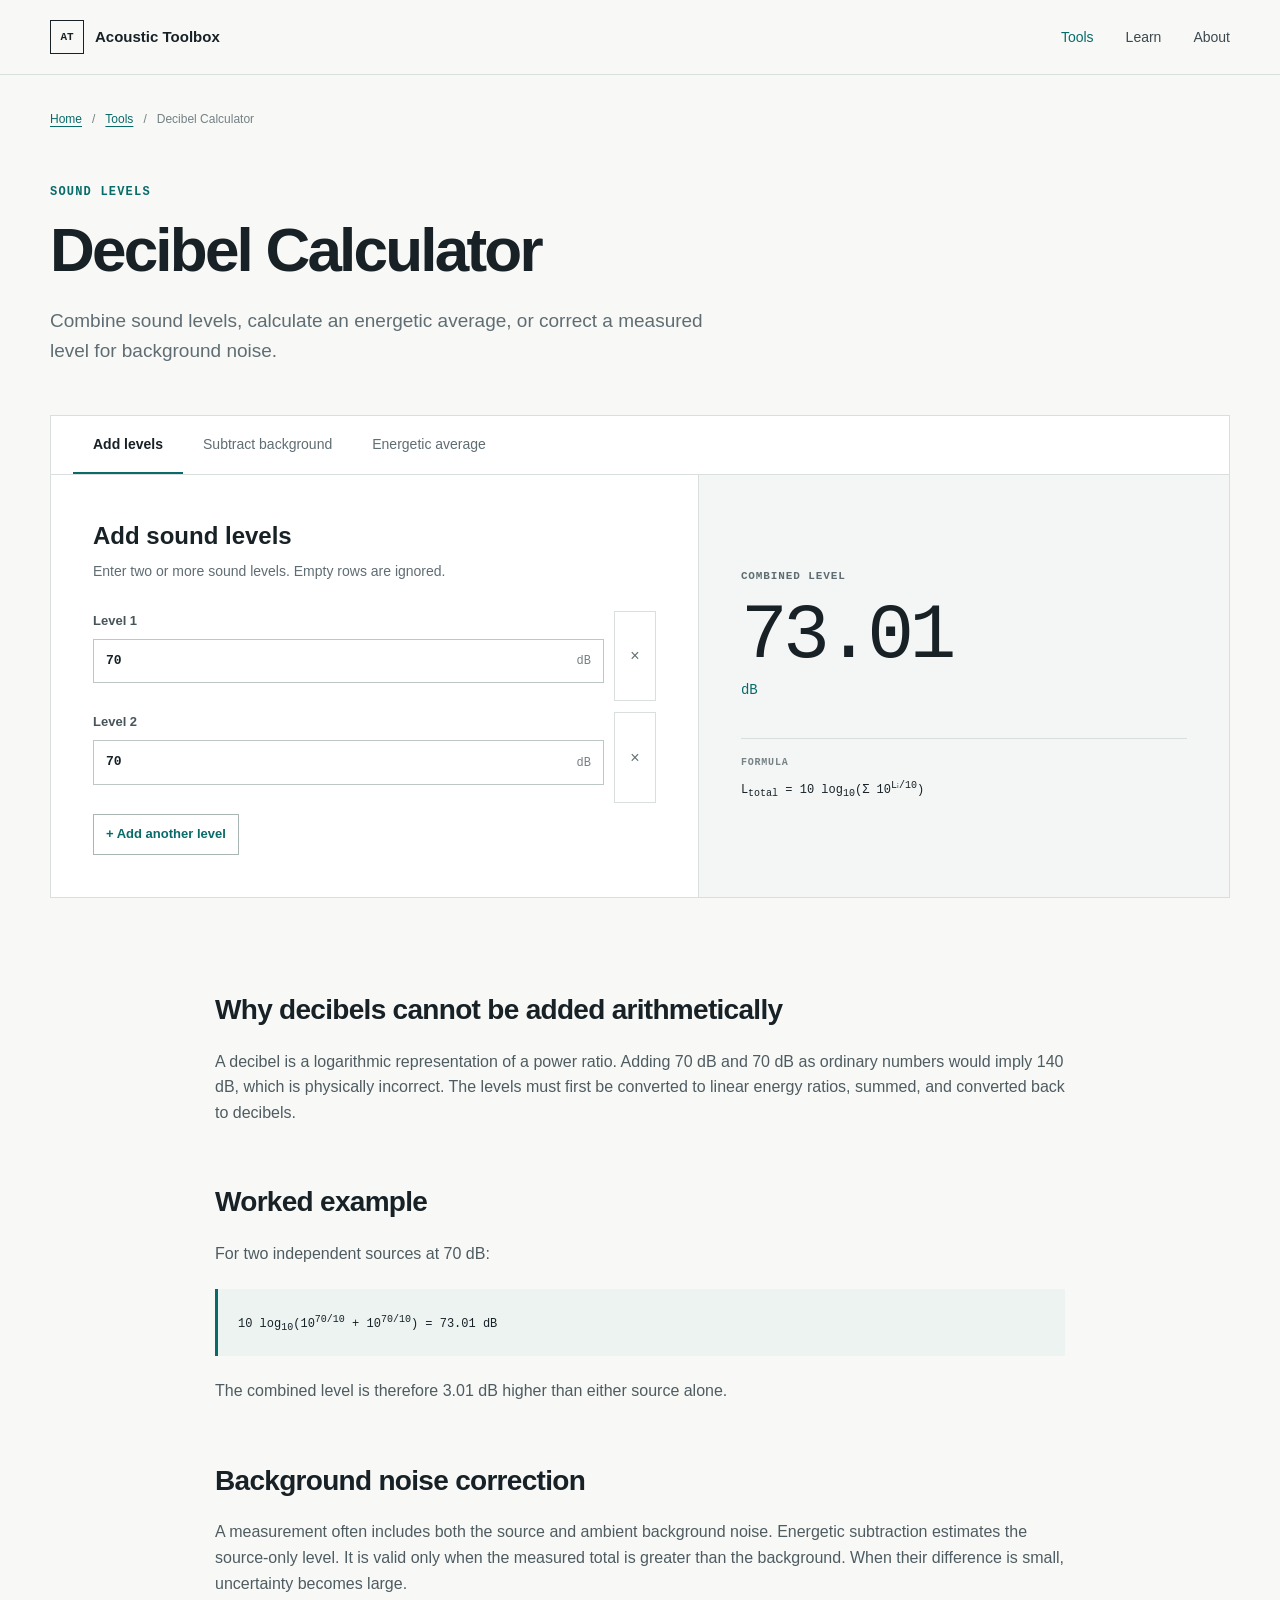
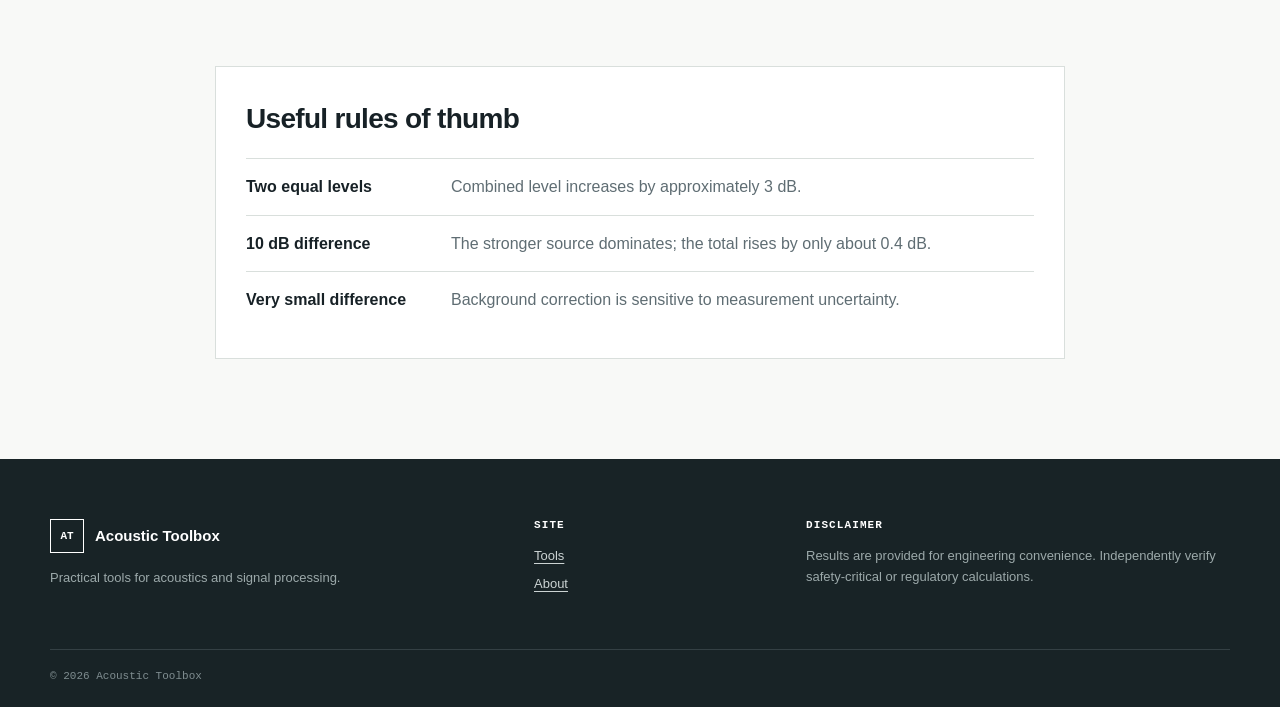
<file: tools/decibel-calculator/index.html>
<!doctype html><html lang="en"><head><meta charset="utf-8"><meta name="viewport" content="width=device-width,initial-scale=1"><title>Decibel Calculator — Add, Average & Subtract dB Levels</title><meta name="description" content="Add sound levels, calculate energetic averages, and subtract background noise with clear formulas."><link rel="canonical" href="https://acoustictoolbox.com/tools/decibel-calculator/"><link rel="stylesheet" href="/assets/css/styles.css?v=2"><script defer src="/assets/js/site.js"></script><script type="module" src="/assets/js/decibel-calculator.mjs"></script></head>
<body><a class="skip-link" href="#main">Skip to content</a><header class="site-header"><div class="shell header-inner"><a class="brand" href="/"><span class="brand-mark">AT</span><span>Acoustic Toolbox</span></a><nav aria-label="Primary navigation"><a aria-current="page" href="/tools/">Tools</a><a href="/#learn">Learn</a><a href="/#about">About</a></nav></div></header>
<main id="main" class="shell page-main"><nav class="breadcrumbs" aria-label="Breadcrumb"><a href="/">Home</a><span>/</span><a href="/tools/">Tools</a><span>/</span><span>Decibel Calculator</span></nav><header class="page-heading compact"><p class="eyebrow">Sound levels</p><h1>Decibel Calculator</h1><p class="lede">Combine sound levels, calculate an energetic average, or correct a measured level for background noise.</p></header>
<section class="calculator" aria-label="Decibel calculations"><div class="tabs" role="tablist" aria-label="Calculation type"><button id="tab-add" role="tab" aria-selected="true" aria-controls="panel-add" data-tab="add">Add levels</button><button id="tab-subtract" role="tab" aria-selected="false" aria-controls="panel-subtract" data-tab="subtract" tabindex="-1">Subtract background</button><button id="tab-average" role="tab" aria-selected="false" aria-controls="panel-average" data-tab="average" tabindex="-1">Energetic average</button></div>
<div id="panel-add" role="tabpanel" aria-labelledby="tab-add" data-panel="add"><div class="calc-grid"><div class="input-side"><h2>Add sound levels</h2><p>Enter two or more sound levels. Empty rows are ignored.</p><div class="level-list" data-list="add"></div><button class="secondary-button" type="button" data-add-row="add">+ Add another level</button></div><div class="result-side"><p class="result-label">Combined level</p><output class="result" data-result="add" aria-live="polite">—</output><p class="result-unit">dB</p><div class="formula"><span>Formula</span><code>L<sub>total</sub> = 10 log<sub>10</sub>(Σ 10<sup>Lᵢ/10</sup>)</code></div></div></div></div>
<div id="panel-subtract" role="tabpanel" aria-labelledby="tab-subtract" data-panel="subtract" hidden><div class="calc-grid"><div class="input-side"><h2>Subtract background noise</h2><p>Estimate the source level by energetically subtracting the background from the measured total.</p><label class="field"><span>Measured total level</span><span class="input-unit"><input type="number" inputmode="decimal" step="any" value="70" data-total><span>dB</span></span></label><label class="field"><span>Background level</span><span class="input-unit"><input type="number" inputmode="decimal" step="any" value="60" data-background><span>dB</span></span></label><p class="error" data-error="subtract" aria-live="polite"></p></div><div class="result-side"><p class="result-label">Corrected source level</p><output class="result" data-result="subtract" aria-live="polite">—</output><p class="result-unit">dB</p><div class="formula"><span>Formula</span><code>L<sub>source</sub> = 10 log<sub>10</sub>(10<sup>Ltotal/10</sup> − 10<sup>Lbackground/10</sup>)</code></div></div></div></div>
<div id="panel-average" role="tabpanel" aria-labelledby="tab-average" data-panel="average" hidden><div class="calc-grid"><div class="input-side"><h2>Energetic average</h2><p>Average sound levels on an energy basis rather than averaging the dB values directly.</p><div class="level-list" data-list="average"></div><button class="secondary-button" type="button" data-add-row="average">+ Add another level</button></div><div class="result-side"><p class="result-label">Energetic average</p><output class="result" data-result="average" aria-live="polite">—</output><p class="result-unit">dB</p><div class="formula"><span>Formula</span><code>L̄ = 10 log<sub>10</sub>((1/n) Σ 10<sup>Lᵢ/10</sup>)</code></div></div></div></div></section>
<article class="article-content"><section><h2>Why decibels cannot be added arithmetically</h2><p>A decibel is a logarithmic representation of a power ratio. Adding 70 dB and 70 dB as ordinary numbers would imply 140 dB, which is physically incorrect. The levels must first be converted to linear energy ratios, summed, and converted back to decibels.</p></section><section><h2>Worked example</h2><p>For two independent sources at 70 dB:</p><div class="worked-formula"><code>10 log<sub>10</sub>(10<sup>70/10</sup> + 10<sup>70/10</sup>) = 73.01 dB</code></div><p>The combined level is therefore 3.01 dB higher than either source alone.</p></section><section><h2>Background noise correction</h2><p>A measurement often includes both the source and ambient background noise. Energetic subtraction estimates the source-only level. It is valid only when the measured total is greater than the background. When their difference is small, uncertainty becomes large.</p></section><aside class="rule-box"><h2>Useful rules of thumb</h2><dl><div><dt>Two equal levels</dt><dd>Combined level increases by approximately 3 dB.</dd></div><div><dt>10 dB difference</dt><dd>The stronger source dominates; the total rises by only about 0.4 dB.</dd></div><div><dt>Very small difference</dt><dd>Background correction is sensitive to measurement uncertainty.</dd></div></dl></aside></article></main>
<footer class="site-footer"><div class="shell footer-grid"><div><a class="brand footer-brand" href="/"><span class="brand-mark">AT</span><span>Acoustic Toolbox</span></a><p>Practical tools for acoustics and signal processing.</p></div><div><h2>Site</h2><a href="/tools/">Tools</a><a href="/#about">About</a></div><div><h2>Disclaimer</h2><p>Results are provided for engineering convenience. Independently verify safety-critical or regulatory calculations.</p></div></div><div class="shell copyright">© <span data-year>2026</span> Acoustic Toolbox</div></footer></body></html>
</file>
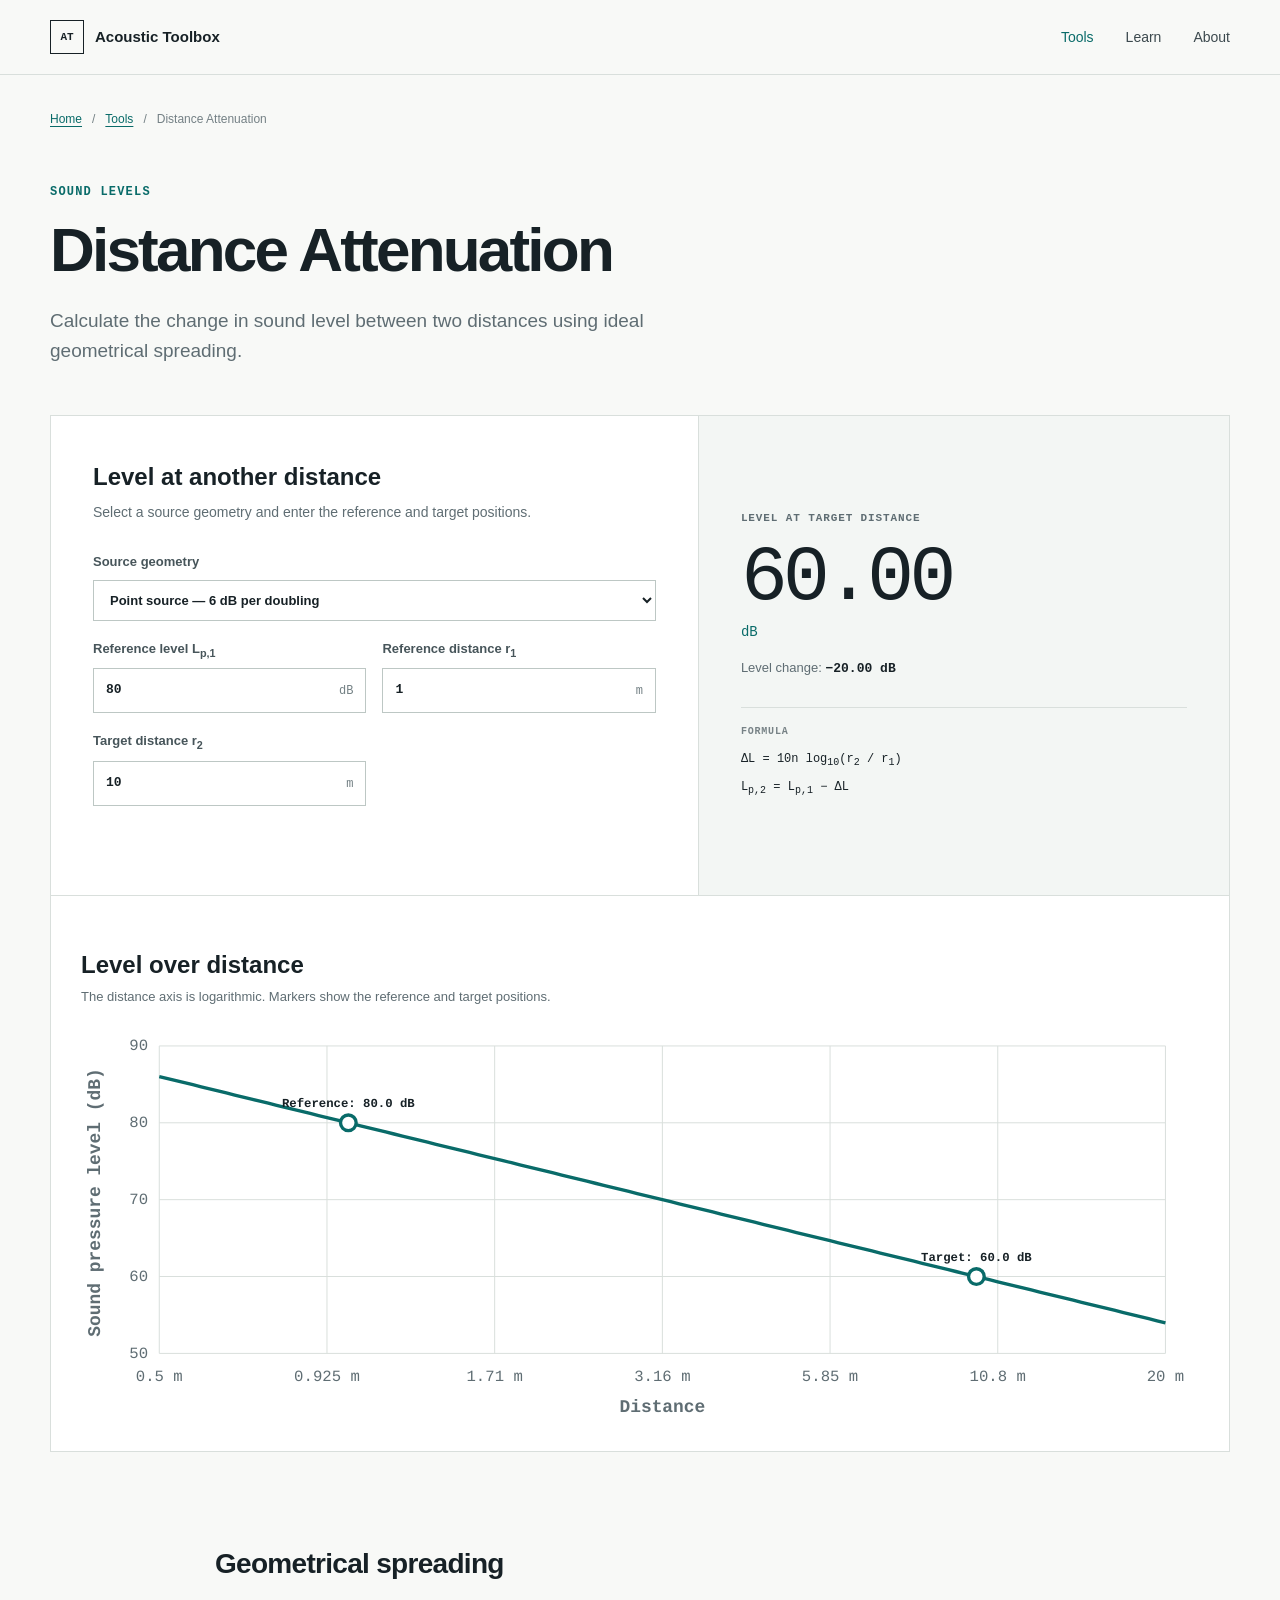
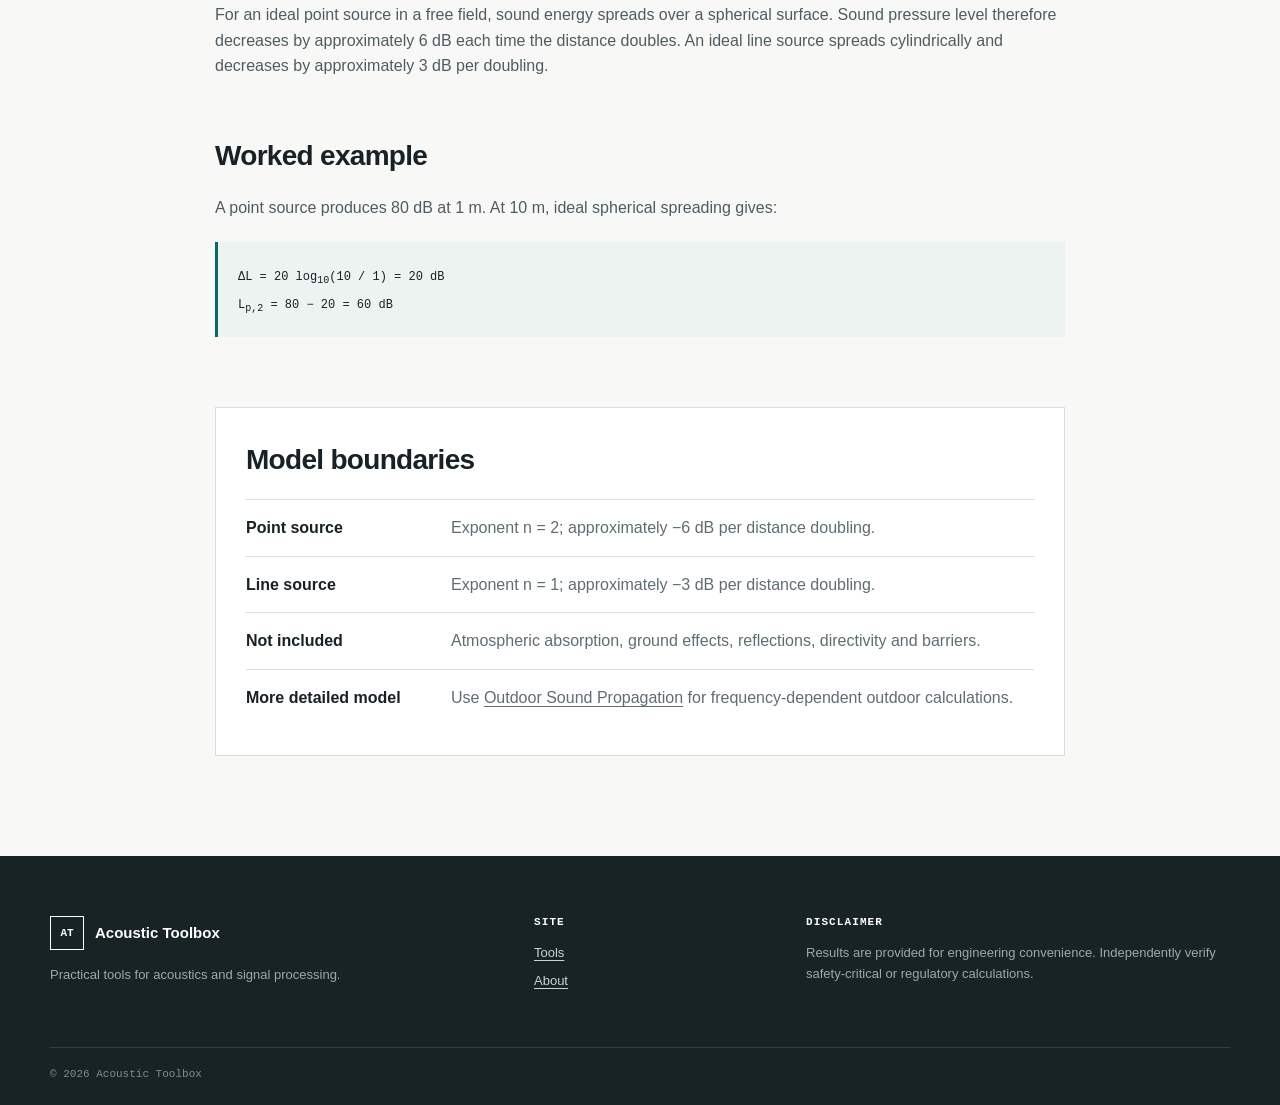
<file: tools/distance-attenuation/index.html>
<!doctype html><html lang="en"><head><meta charset="utf-8"><meta name="viewport" content="width=device-width,initial-scale=1"><title>Distance Attenuation Calculator — Acoustic Toolbox</title><meta name="description" content="Calculate sound level changes with distance for point sources, line sources or a custom spreading exponent."><link rel="canonical" href="https://acoustictoolbox.com/tools/distance-attenuation/"><link rel="stylesheet" href="/assets/css/styles.css?v=2"><script defer src="/assets/js/site.js"></script><script type="module" src="/assets/js/distance-attenuation.mjs"></script></head>
<body><a class="skip-link" href="#main">Skip to content</a><header class="site-header"><div class="shell header-inner"><a class="brand" href="/"><span class="brand-mark">AT</span><span>Acoustic Toolbox</span></a><nav aria-label="Primary navigation"><a aria-current="page" href="/tools/">Tools</a><a href="/#learn">Learn</a><a href="/#about">About</a></nav></div></header>
<main id="main" class="shell page-main"><nav class="breadcrumbs" aria-label="Breadcrumb"><a href="/">Home</a><span>/</span><a href="/tools/">Tools</a><span>/</span><span>Distance Attenuation</span></nav><header class="page-heading compact"><p class="eyebrow">Sound levels</p><h1>Distance Attenuation</h1><p class="lede">Calculate the change in sound level between two distances using ideal geometrical spreading.</p></header>

<section class="calculator distance-calculator" aria-label="Distance attenuation calculation"><div class="calc-grid"><div class="input-side"><h2>Level at another distance</h2><p>Select a source geometry and enter the reference and target positions.</p><label class="field"><span>Source geometry</span><span class="input-unit"><select data-geometry><option value="2">Point source — 6 dB per doubling</option><option value="1">Line source — 3 dB per doubling</option><option value="custom">Custom exponent</option></select></span></label><label class="field custom-exponent" hidden><span>Spreading exponent n</span><span class="input-unit"><input type="number" min="0.1" step="0.1" value="2" data-exponent><span>—</span></span></label><div class="field-grid"><label class="field"><span>Reference level L<sub>p,1</sub></span><span class="input-unit"><input type="number" step="0.1" value="80" data-reference-level><span>dB</span></span></label><label class="field"><span>Reference distance r<sub>1</sub></span><span class="input-unit"><input type="number" min="0.001" step="any" value="1" data-reference-distance><span>m</span></span></label><label class="field"><span>Target distance r<sub>2</sub></span><span class="input-unit"><input type="number" min="0.001" step="any" value="10" data-target-distance><span>m</span></span></label></div><p class="error" data-error role="alert"></p></div><div class="result-side"><p class="result-label">Level at target distance</p><output class="result" data-target-level aria-live="polite">—</output><p class="result-unit">dB</p><p class="result-detail">Level change: <strong data-level-change>—</strong></p><div class="formula"><span>Formula</span><code>ΔL = 10n log<sub>10</sub>(r<sub>2</sub> / r<sub>1</sub>)<br>L<sub>p,2</sub> = L<sub>p,1</sub> − ΔL</code></div></div></div>
<div class="distance-chart-wrap"><div class="section-heading-small"><div><h2>Level over distance</h2><p>The distance axis is logarithmic. Markers show the reference and target positions.</p></div></div><svg class="distance-chart" viewBox="0 0 1000 360" role="img" aria-label="Calculated sound level over distance" data-distance-chart></svg></div></section>

<article class="article-content"><section><h2>Geometrical spreading</h2><p>For an ideal point source in a free field, sound energy spreads over a spherical surface. Sound pressure level therefore decreases by approximately 6 dB each time the distance doubles. An ideal line source spreads cylindrically and decreases by approximately 3 dB per doubling.</p></section><section><h2>Worked example</h2><p>A point source produces 80 dB at 1 m. At 10 m, ideal spherical spreading gives:</p><div class="worked-formula"><code>ΔL = 20 log<sub>10</sub>(10 / 1) = 20 dB<br>L<sub>p,2</sub> = 80 − 20 = 60 dB</code></div></section><aside class="rule-box"><h2>Model boundaries</h2><dl><div><dt>Point source</dt><dd>Exponent n = 2; approximately −6 dB per distance doubling.</dd></div><div><dt>Line source</dt><dd>Exponent n = 1; approximately −3 dB per distance doubling.</dd></div><div><dt>Not included</dt><dd>Atmospheric absorption, ground effects, reflections, directivity and barriers.</dd></div><div><dt>More detailed model</dt><dd>Use <a href="/tools/outdoor-sound-propagation/">Outdoor Sound Propagation</a> for frequency-dependent outdoor calculations.</dd></div></dl></aside></article></main>
<footer class="site-footer"><div class="shell footer-grid"><div><a class="brand footer-brand" href="/"><span class="brand-mark">AT</span><span>Acoustic Toolbox</span></a><p>Practical tools for acoustics and signal processing.</p></div><div><h2>Site</h2><a href="/tools/">Tools</a><a href="/#about">About</a></div><div><h2>Disclaimer</h2><p>Results are provided for engineering convenience. Independently verify safety-critical or regulatory calculations.</p></div></div><div class="shell copyright">© <span data-year>2026</span> Acoustic Toolbox</div></footer></body></html>
</file>
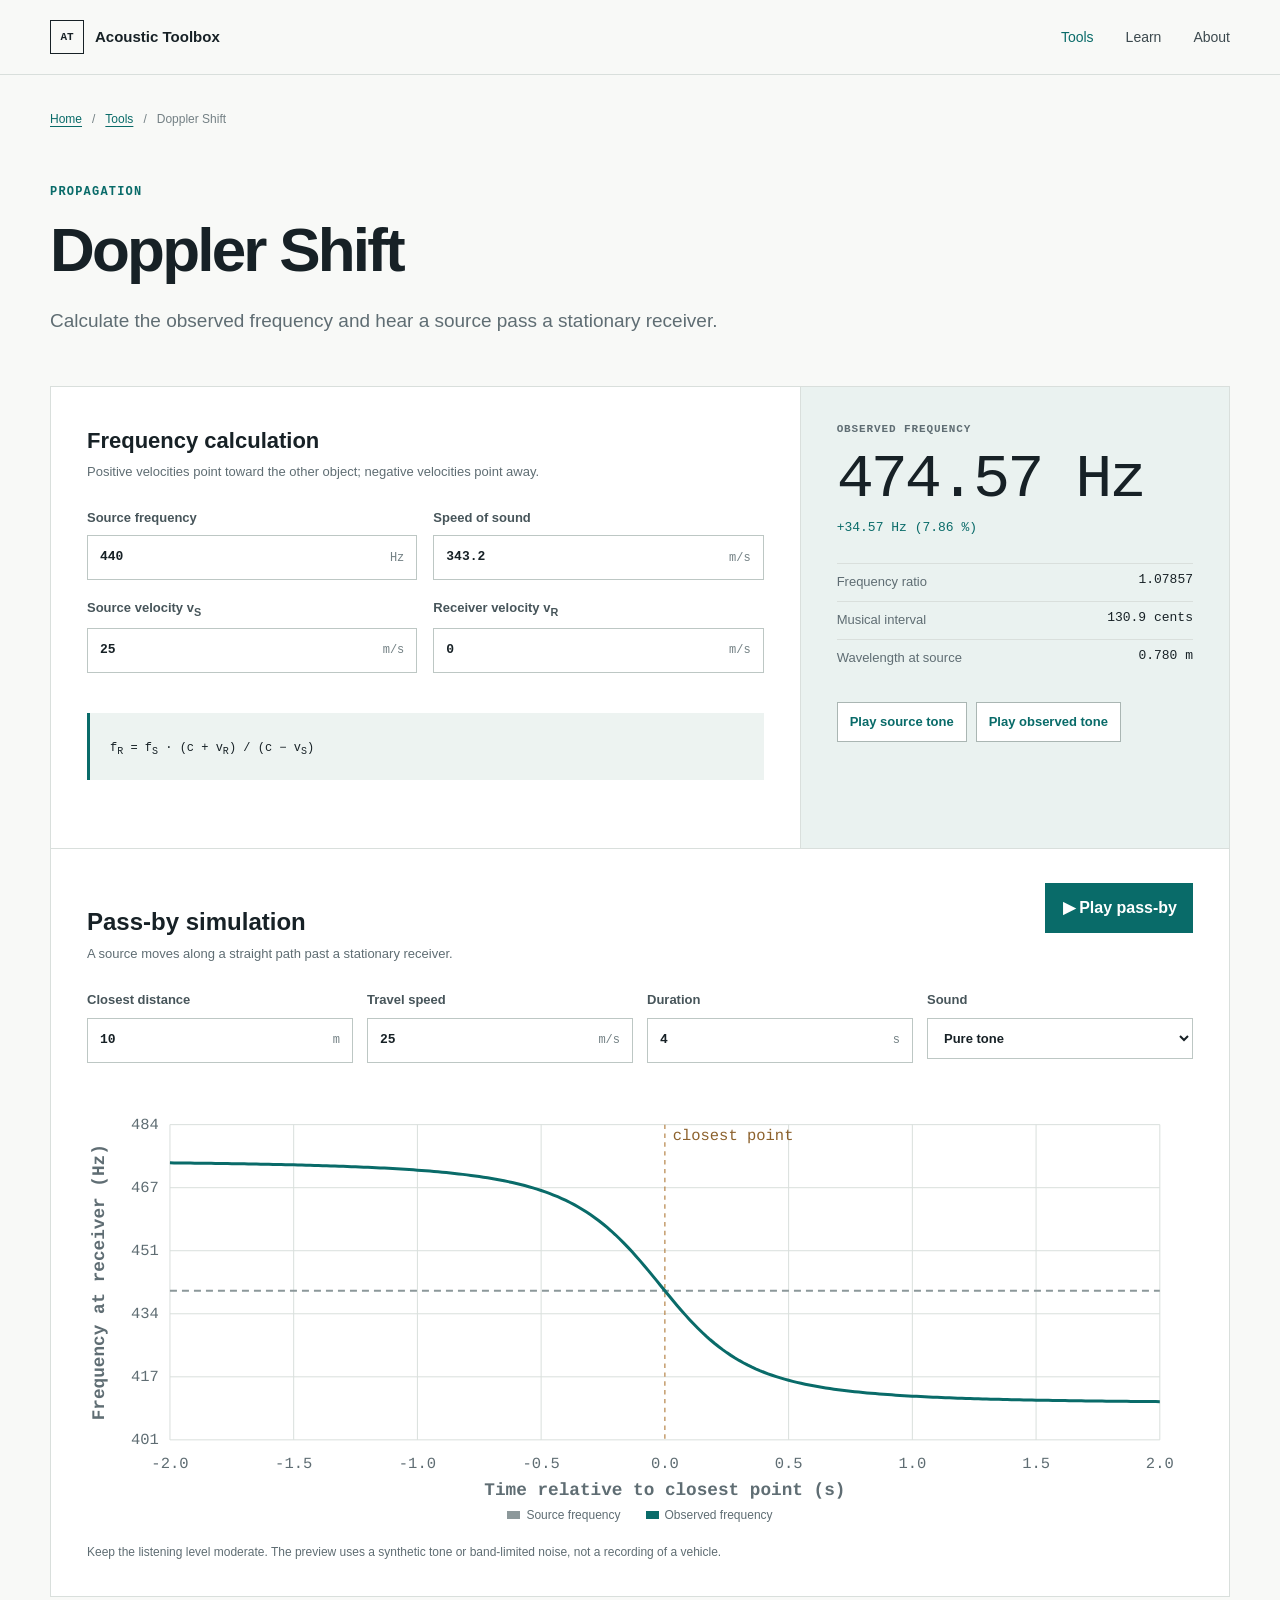
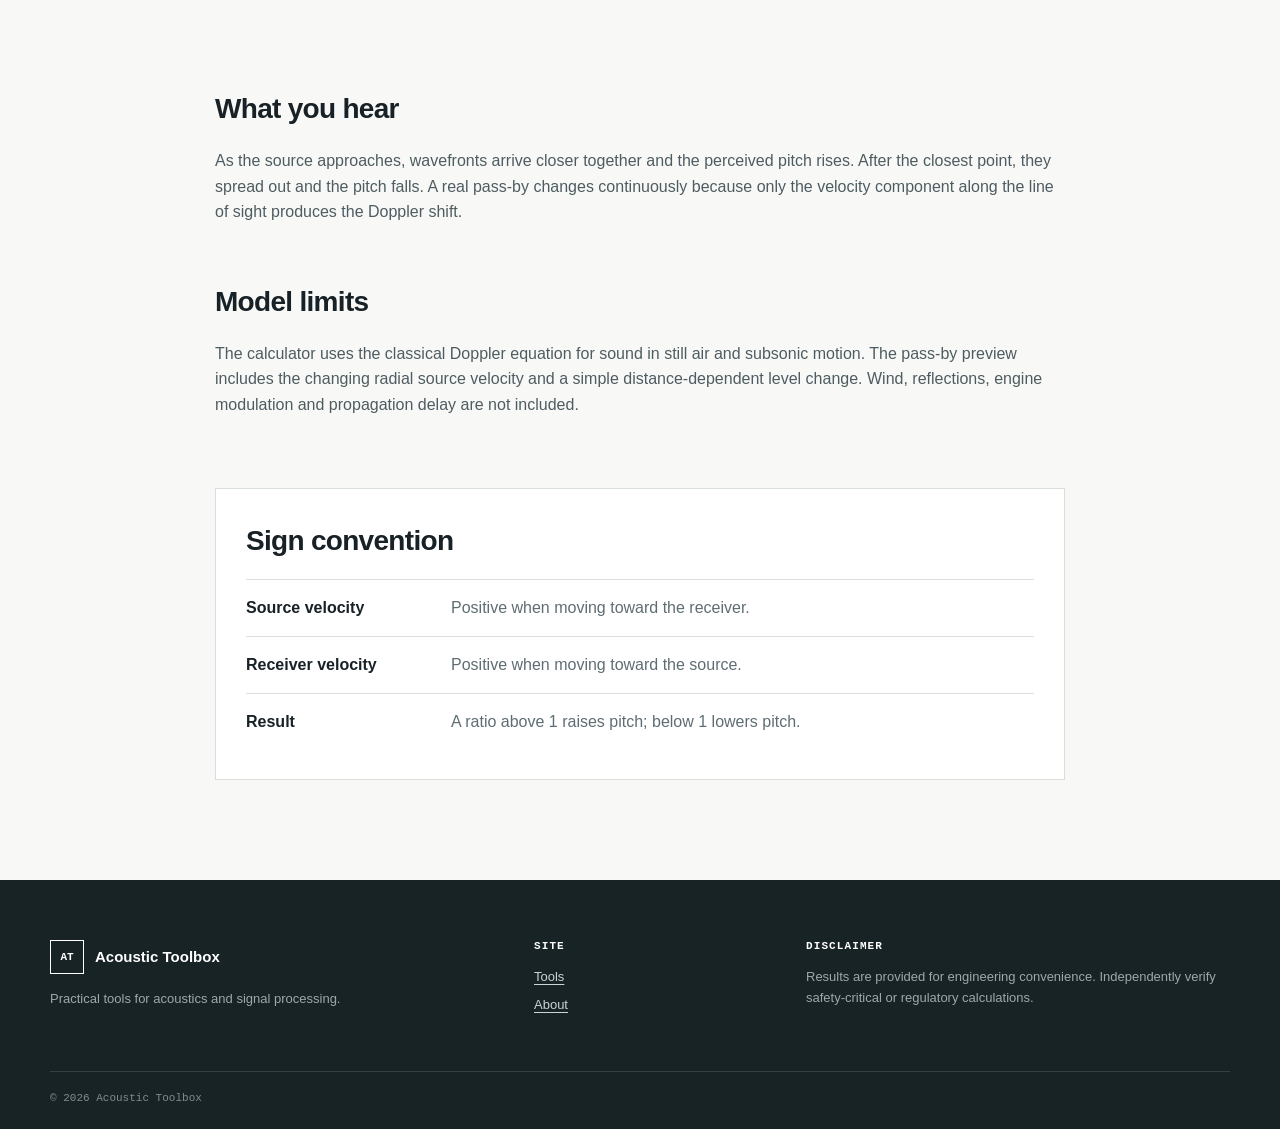
<file: tools/doppler-shift/index.html>
<!doctype html><html lang="en"><head><meta charset="utf-8"><meta name="viewport" content="width=device-width,initial-scale=1"><title>Doppler Shift Calculator & Audio Simulation</title><meta name="description" content="Calculate, visualize and hear the acoustic Doppler effect for moving sources and receivers."><link rel="canonical" href="https://acoustictoolbox.com/tools/doppler-shift/"><link rel="stylesheet" href="/assets/css/styles.css?v=2"><script defer src="/assets/js/site.js"></script><script type="module" src="/assets/js/doppler-shift.mjs"></script></head>
<body><a class="skip-link" href="#main">Skip to content</a><header class="site-header"><div class="shell header-inner"><a class="brand" href="/"><span class="brand-mark">AT</span><span>Acoustic Toolbox</span></a><nav aria-label="Primary navigation"><a aria-current="page" href="/tools/">Tools</a><a href="/#learn">Learn</a><a href="/#about">About</a></nav></div></header>
<main id="main" class="shell page-main doppler-page"><nav class="breadcrumbs" aria-label="Breadcrumb"><a href="/">Home</a><span>/</span><a href="/tools/">Tools</a><span>/</span><span>Doppler Shift</span></nav><header class="page-heading compact"><p class="eyebrow">Propagation</p><h1>Doppler Shift</h1><p class="lede">Calculate the observed frequency and hear a source pass a stationary receiver.</p></header>
<section class="doppler-tool" aria-label="Doppler shift calculator"><div class="doppler-layout"><section class="doppler-controls"><h2>Frequency calculation</h2><p>Positive velocities point toward the other object; negative velocities point away.</p><div class="field-grid"><label class="field"><span>Source frequency</span><span class="input-unit"><input type="number" min="20" max="20000" step="1" value="440" data-source-frequency><span>Hz</span></span></label><label class="field"><span>Speed of sound</span><span class="input-unit"><input type="number" min="1" step="0.1" value="343.2" data-sound-speed><span>m/s</span></span></label><label class="field"><span>Source velocity v<sub>S</sub></span><span class="input-unit"><input type="number" step="0.1" value="25" data-source-speed><span>m/s</span></span></label><label class="field"><span>Receiver velocity v<sub>R</sub></span><span class="input-unit"><input type="number" step="0.1" value="0" data-receiver-speed><span>m/s</span></span></label></div><div class="worked-formula doppler-formula"><code>f<sub>R</sub> = f<sub>S</sub> · (c + v<sub>R</sub>) / (c − v<sub>S</sub>)</code></div><p class="error" data-doppler-error role="alert"></p></section>
<aside class="doppler-result"><p class="result-label">Observed frequency</p><output data-observed-frequency>—</output><span data-shift-hz>—</span><dl><div><dt>Frequency ratio</dt><dd data-frequency-ratio>—</dd></div><div><dt>Musical interval</dt><dd data-cents>—</dd></div><div><dt>Wavelength at source</dt><dd data-wavelength>—</dd></div></dl><div class="tone-buttons"><button type="button" class="secondary-button" data-tone="source">Play source tone</button><button type="button" class="secondary-button" data-tone="observed">Play observed tone</button></div></aside></div>
<section class="passby-section"><div class="section-heading-small"><div><h2>Pass-by simulation</h2><p>A source moves along a straight path past a stationary receiver.</p></div><button type="button" class="button audio-button" data-passby>▶ Play pass-by</button></div><div class="passby-controls"><label class="field"><span>Closest distance</span><span class="input-unit"><input type="number" min="1" step="1" value="10" data-closest-distance><span>m</span></span></label><label class="field"><span>Travel speed</span><span class="input-unit"><input type="number" min="0.1" step="0.1" value="25" data-travel-speed><span>m/s</span></span></label><label class="field"><span>Duration</span><span class="input-unit"><input type="number" min="2" max="20" step="1" value="4" data-duration><span>s</span></span></label><label class="field"><span>Sound</span><span class="input-unit"><select data-waveform><option value="sine">Pure tone</option><option value="triangle">Soft harmonic tone</option><option value="sawtooth">Bright harmonic tone</option><option value="noise">Band-limited noise</option></select></span></label></div><svg class="doppler-chart" viewBox="0 0 1000 370" role="img" aria-label="Observed frequency during a source pass-by" data-doppler-chart></svg><div class="chart-legend"><span><i class="legend-source-frequency"></i>Source frequency</span><span><i class="legend-observed-frequency"></i>Observed frequency</span></div><p class="audio-note">Keep the listening level moderate. The preview uses a synthetic tone or band-limited noise, not a recording of a vehicle.</p></section></section>
<article class="article-content"><section><h2>What you hear</h2><p>As the source approaches, wavefronts arrive closer together and the perceived pitch rises. After the closest point, they spread out and the pitch falls. A real pass-by changes continuously because only the velocity component along the line of sight produces the Doppler shift.</p></section><section><h2>Model limits</h2><p>The calculator uses the classical Doppler equation for sound in still air and subsonic motion. The pass-by preview includes the changing radial source velocity and a simple distance-dependent level change. Wind, reflections, engine modulation and propagation delay are not included.</p></section><aside class="rule-box"><h2>Sign convention</h2><dl><div><dt>Source velocity</dt><dd>Positive when moving toward the receiver.</dd></div><div><dt>Receiver velocity</dt><dd>Positive when moving toward the source.</dd></div><div><dt>Result</dt><dd>A ratio above 1 raises pitch; below 1 lowers pitch.</dd></div></dl></aside></article></main>
<footer class="site-footer"><div class="shell footer-grid"><div><a class="brand footer-brand" href="/"><span class="brand-mark">AT</span><span>Acoustic Toolbox</span></a><p>Practical tools for acoustics and signal processing.</p></div><div><h2>Site</h2><a href="/tools/">Tools</a><a href="/#about">About</a></div><div><h2>Disclaimer</h2><p>Results are provided for engineering convenience. Independently verify safety-critical or regulatory calculations.</p></div></div><div class="shell copyright">© <span data-year>2026</span> Acoustic Toolbox</div></footer></body></html>
</file>
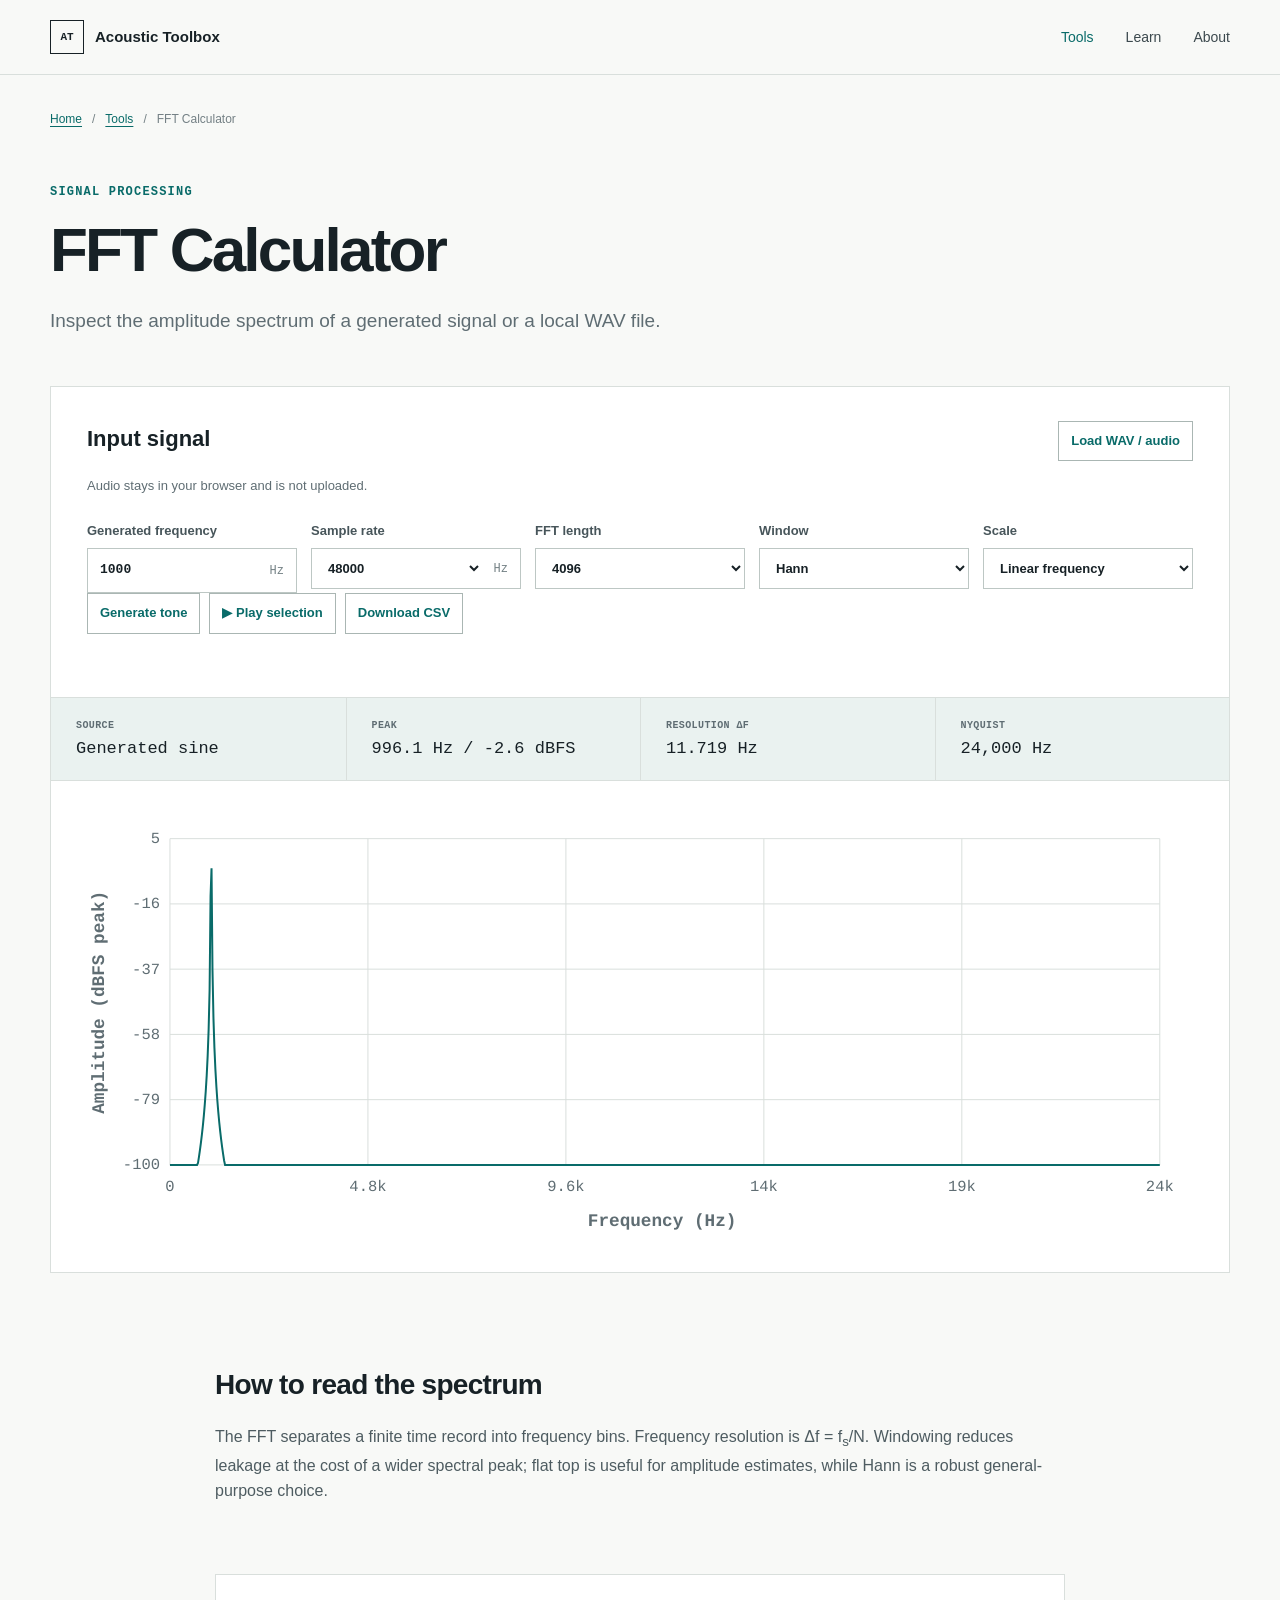
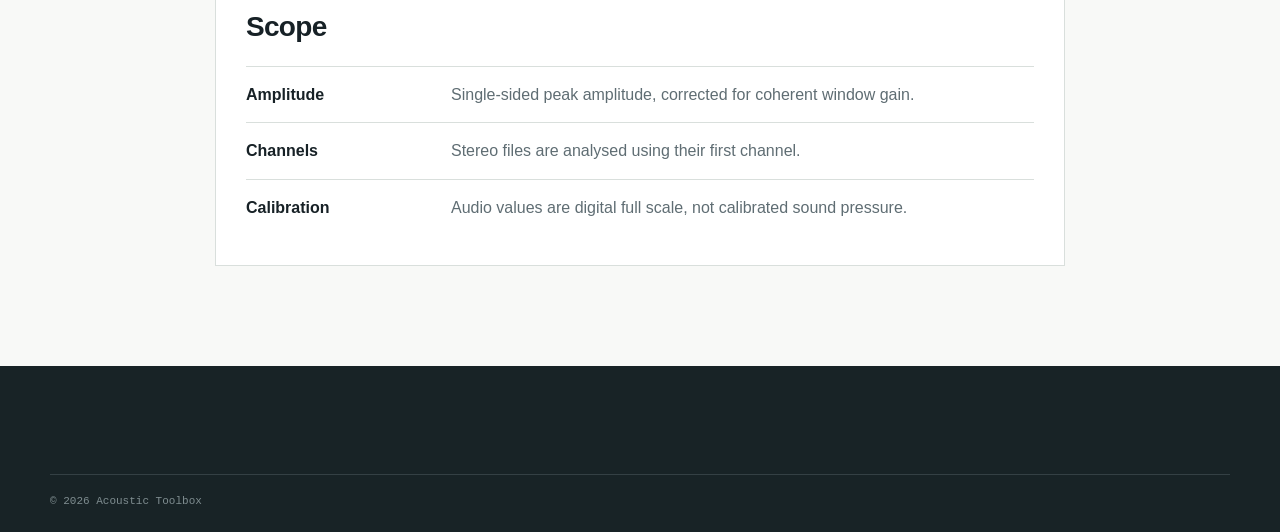
<file: tools/fft-calculator/index.html>
<!doctype html><html lang="en"><head><meta charset="utf-8"><meta name="viewport" content="width=device-width,initial-scale=1"><title>FFT Calculator — Acoustic Spectrum Analyzer</title><meta name="description" content="Analyze WAV audio or generated signals with a windowed FFT directly in your browser."><link rel="canonical" href="https://acoustictoolbox.com/tools/fft-calculator/"><link rel="stylesheet" href="/assets/css/styles.css?v=2"><script defer src="/assets/js/site.js"></script><script type="module" src="/assets/js/fft-calculator.mjs?v=2"></script></head><body><a class="skip-link" href="#main">Skip to content</a><header class="site-header"><div class="shell header-inner"><a class="brand" href="/"><span class="brand-mark">AT</span><span>Acoustic Toolbox</span></a><nav><a aria-current="page" href="/tools/">Tools</a><a href="/#learn">Learn</a><a href="/#about">About</a></nav></div></header>
<main id="main" class="shell page-main signal-page"><nav class="breadcrumbs"><a href="/">Home</a><span>/</span><a href="/tools/">Tools</a><span>/</span><span>FFT Calculator</span></nav><header class="page-heading compact"><p class="eyebrow">Signal Processing</p><h1>FFT Calculator</h1><p class="lede">Inspect the amplitude spectrum of a generated signal or a local WAV file.</p></header><section class="signal-tool"><div class="signal-controls"><div class="section-heading-small"><div><h2>Input signal</h2><p>Audio stays in your browser and is not uploaded.</p></div><label class="file-button">Load WAV / audio<input type="file" accept="audio/*,.wav" data-audio-file></label></div><div class="signal-field-grid"><label class="field"><span>Generated frequency</span><span class="input-unit"><input type="number" min="1" value="1000" data-tone-frequency><span>Hz</span></span></label><label class="field"><span>Sample rate</span><span class="input-unit"><select data-sample-rate><option>8000</option><option>44100</option><option selected>48000</option><option>96000</option></select><span>Hz</span></span></label><label class="field"><span>FFT length</span><span class="input-unit"><select data-fft-size><option>1024</option><option>2048</option><option selected>4096</option><option>8192</option><option>16384</option><option>32768</option></select></span></label><label class="field"><span>Window</span><span class="input-unit"><select data-window><option value="hann">Hann</option><option value="hamming">Hamming</option><option value="blackman">Blackman</option><option value="flattop">Flat top</option><option value="rectangular">Rectangular</option></select></span></label><label class="field"><span>Scale</span><span class="input-unit"><select data-frequency-scale><option value="linear">Linear frequency</option><option value="log">Log frequency</option></select></span></label></div><div class="tone-buttons"><button class="secondary-button" type="button" data-generate>Generate tone</button><button class="secondary-button" type="button" data-play>▶ Play selection</button><button class="secondary-button" type="button" data-download-csv>Download CSV</button></div><p class="error" data-fft-error></p></div><div class="signal-summary"><div><span>Source</span><strong data-source-name>Generated sine</strong></div><div><span>Peak</span><strong data-peak>—</strong></div><div><span>Resolution Δf</span><strong data-resolution>—</strong></div><div><span>Nyquist</span><strong data-nyquist>—</strong></div></div><section class="signal-chart-section"><svg class="signal-analysis-chart" viewBox="0 0 1000 390" role="img" aria-label="Amplitude spectrum" data-spectrum-chart></svg></section></section><article class="article-content"><section><h2>How to read the spectrum</h2><p>The FFT separates a finite time record into frequency bins. Frequency resolution is Δf = f<sub>s</sub>/N. Windowing reduces leakage at the cost of a wider spectral peak; flat top is useful for amplitude estimates, while Hann is a robust general-purpose choice.</p></section><aside class="rule-box"><h2>Scope</h2><dl><div><dt>Amplitude</dt><dd>Single-sided peak amplitude, corrected for coherent window gain.</dd></div><div><dt>Channels</dt><dd>Stereo files are analysed using their first channel.</dd></div><div><dt>Calibration</dt><dd>Audio values are digital full scale, not calibrated sound pressure.</dd></div></dl></aside></article></main><footer class="site-footer"><div class="shell copyright">© <span data-year>2026</span> Acoustic Toolbox</div></footer></body></html>
</file>
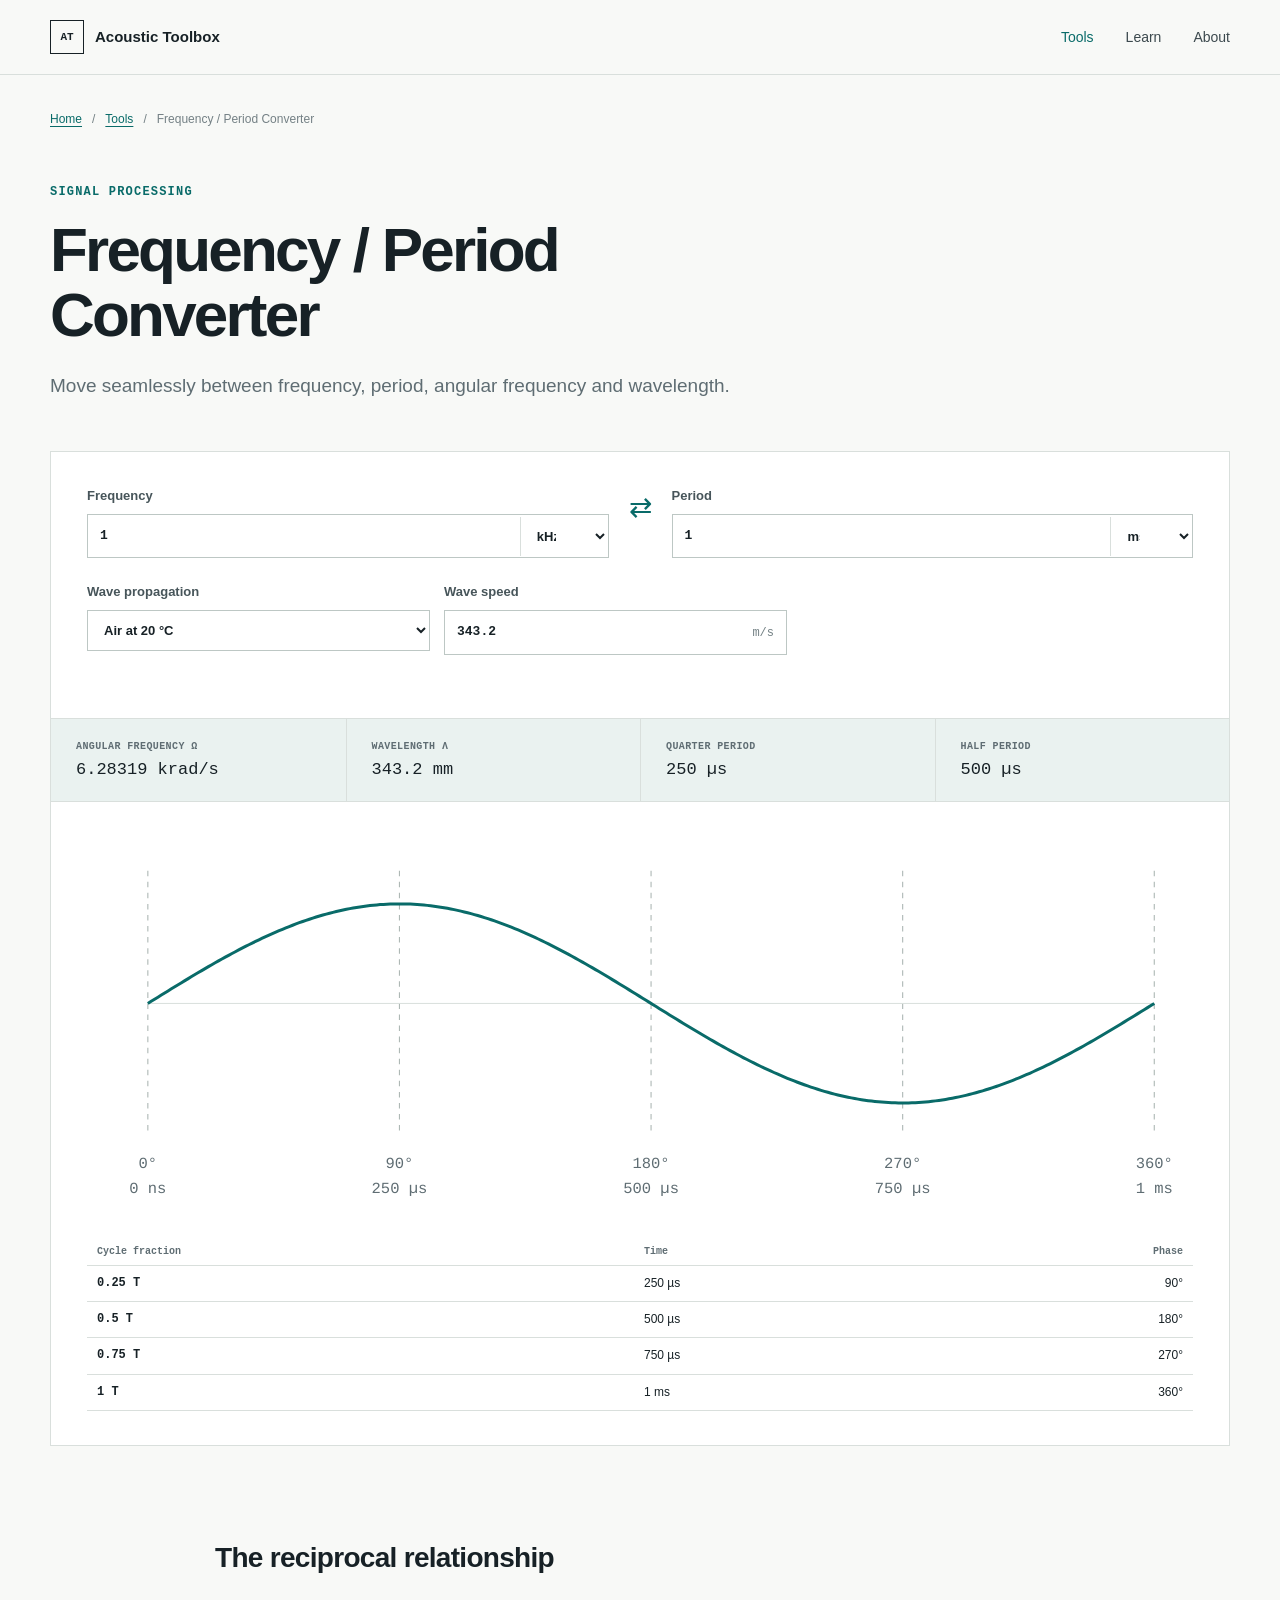
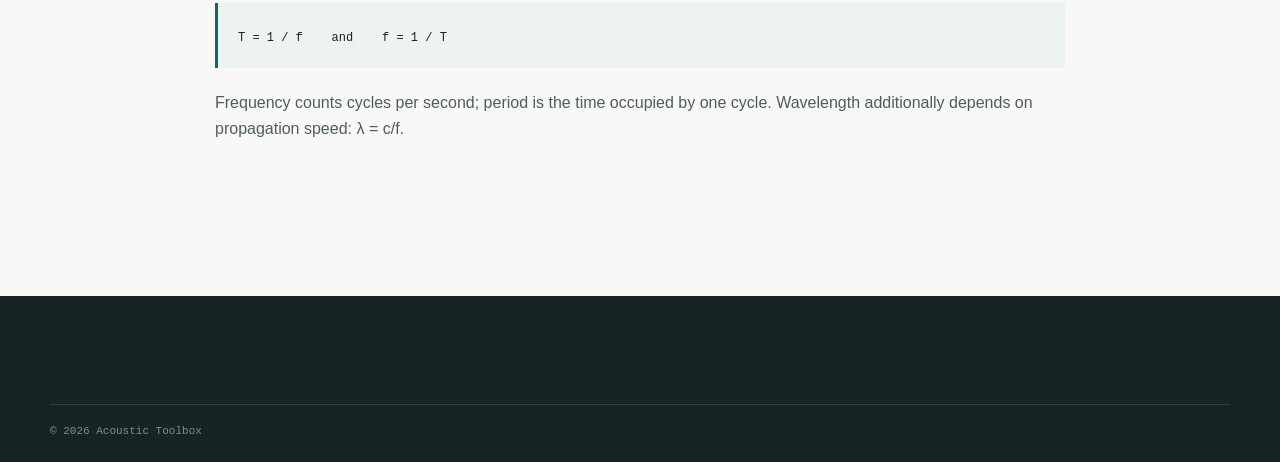
<file: tools/frequency-period-converter/index.html>
<!doctype html><html lang="en"><head><meta charset="utf-8"><meta name="viewport" content="width=device-width,initial-scale=1"><title>Frequency / Period Converter</title><meta name="description" content="Convert frequency, period, angular frequency and acoustic wavelength."><link rel="canonical" href="https://acoustictoolbox.com/tools/frequency-period-converter/"><link rel="stylesheet" href="/assets/css/styles.css?v=2"><script defer src="/assets/js/site.js"></script><script type="module" src="/assets/js/frequency-period-converter.mjs"></script></head><body><a class="skip-link" href="#main">Skip to content</a><header class="site-header"><div class="shell header-inner"><a class="brand" href="/"><span class="brand-mark">AT</span><span>Acoustic Toolbox</span></a><nav><a aria-current="page" href="/tools/">Tools</a><a href="/#learn">Learn</a><a href="/#about">About</a></nav></div></header><main id="main" class="shell page-main signal-page"><nav class="breadcrumbs"><a href="/">Home</a><span>/</span><a href="/tools/">Tools</a><span>/</span><span>Frequency / Period Converter</span></nav><header class="page-heading compact"><p class="eyebrow">Signal Processing</p><h1>Frequency / Period Converter</h1><p class="lede">Move seamlessly between frequency, period, angular frequency and wavelength.</p></header><section class="signal-tool converter-tool"><div class="signal-controls"><div class="converter-inputs"><label class="field"><span>Frequency</span><span class="input-unit"><input type="number" min="0.000001" step="any" value="1" data-frequency><select data-frequency-unit><option value="1">Hz</option><option value="1000" selected>kHz</option><option value="1000000">MHz</option></select></span></label><span class="converter-equals">⇄</span><label class="field"><span>Period</span><span class="input-unit"><input type="number" min="0.000001" step="any" value="1" data-period><select data-period-unit><option value="1">s</option><option value="0.001" selected>ms</option><option value="0.000001">µs</option><option value="1e-9">ns</option></select></span></label></div><div class="signal-field-grid"><label class="field"><span>Wave propagation</span><span class="input-unit"><select data-medium><option value="343.2">Air at 20 °C</option><option value="1480">Water</option><option value="5960">Steel, longitudinal</option><option value="custom">Custom</option></select></span></label><label class="field"><span>Wave speed</span><span class="input-unit"><input type="number" min="0.001" value="343.2" data-wave-speed><span>m/s</span></span></label></div><p class="error" data-converter-error></p></div><div class="signal-summary"><div><span>Angular frequency ω</span><strong data-angular>—</strong></div><div><span>Wavelength λ</span><strong data-wavelength>—</strong></div><div><span>Quarter period</span><strong data-quarter>—</strong></div><div><span>Half period</span><strong data-half>—</strong></div></div><section class="signal-chart-section"><svg class="period-chart" viewBox="0 0 1000 340" role="img" aria-label="One sinusoidal period with phase markers" data-period-chart></svg></section><section class="converter-table"><table class="band-table"><thead><tr><th>Cycle fraction</th><th>Time</th><th>Phase</th></tr></thead><tbody data-period-table></tbody></table></section></section><article class="article-content"><section><h2>The reciprocal relationship</h2><div class="worked-formula"><code>T = 1 / f &nbsp;&nbsp; and &nbsp;&nbsp; f = 1 / T</code></div><p>Frequency counts cycles per second; period is the time occupied by one cycle. Wavelength additionally depends on propagation speed: λ = c/f.</p></section></article></main><footer class="site-footer"><div class="shell copyright">© <span data-year>2026</span> Acoustic Toolbox</div></footer></body></html>
</file>
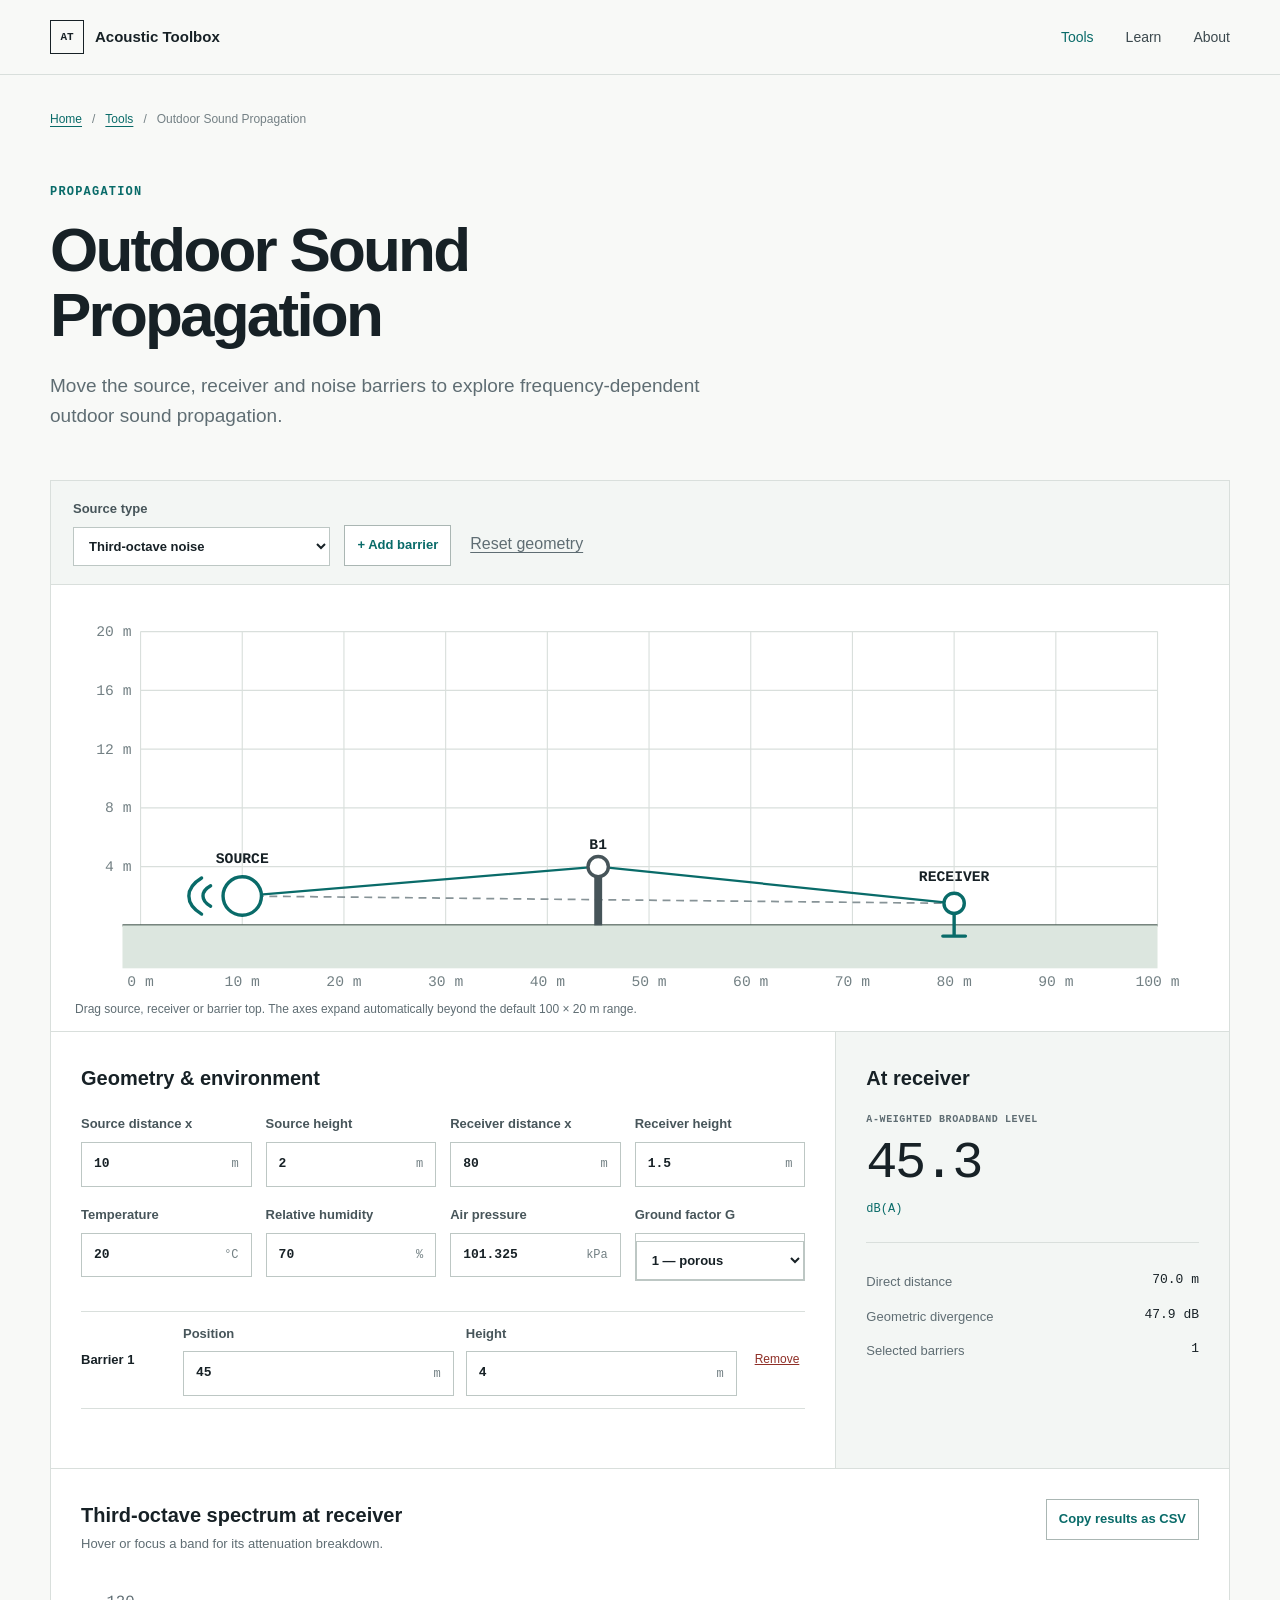
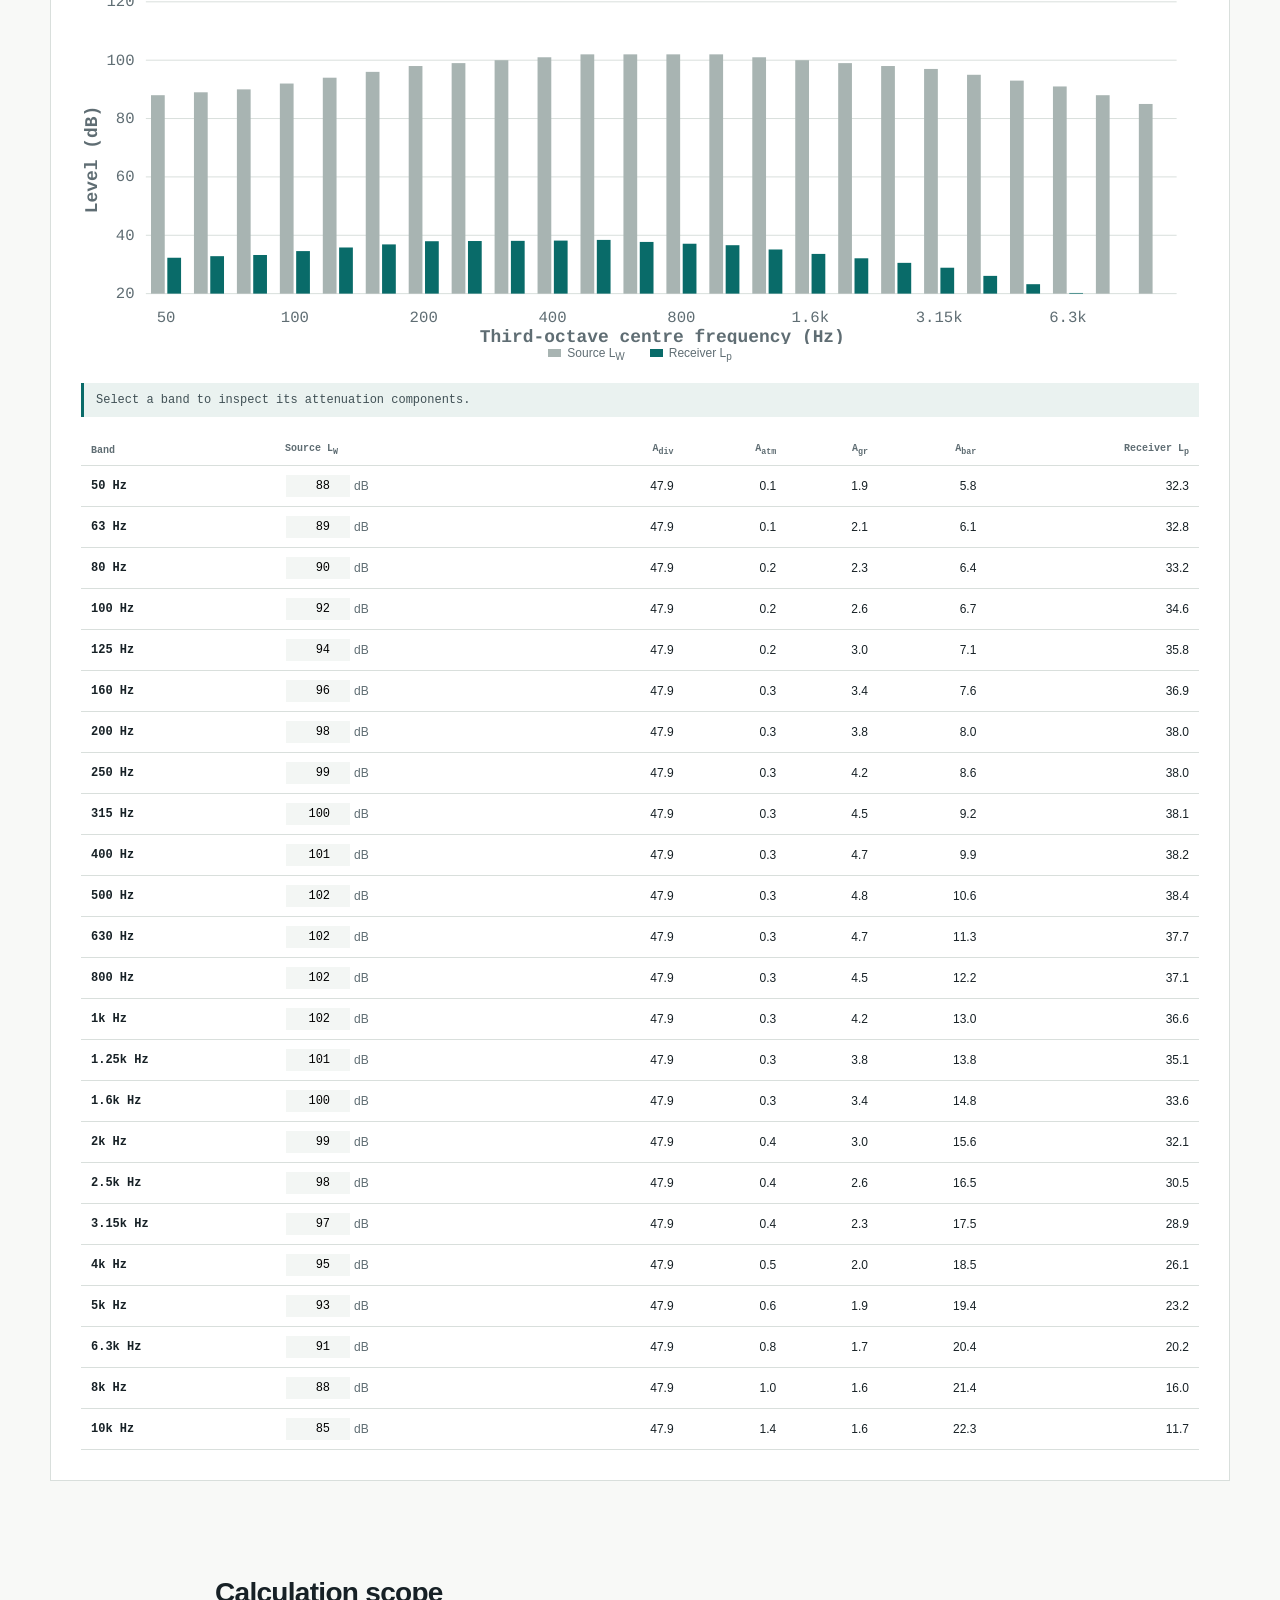
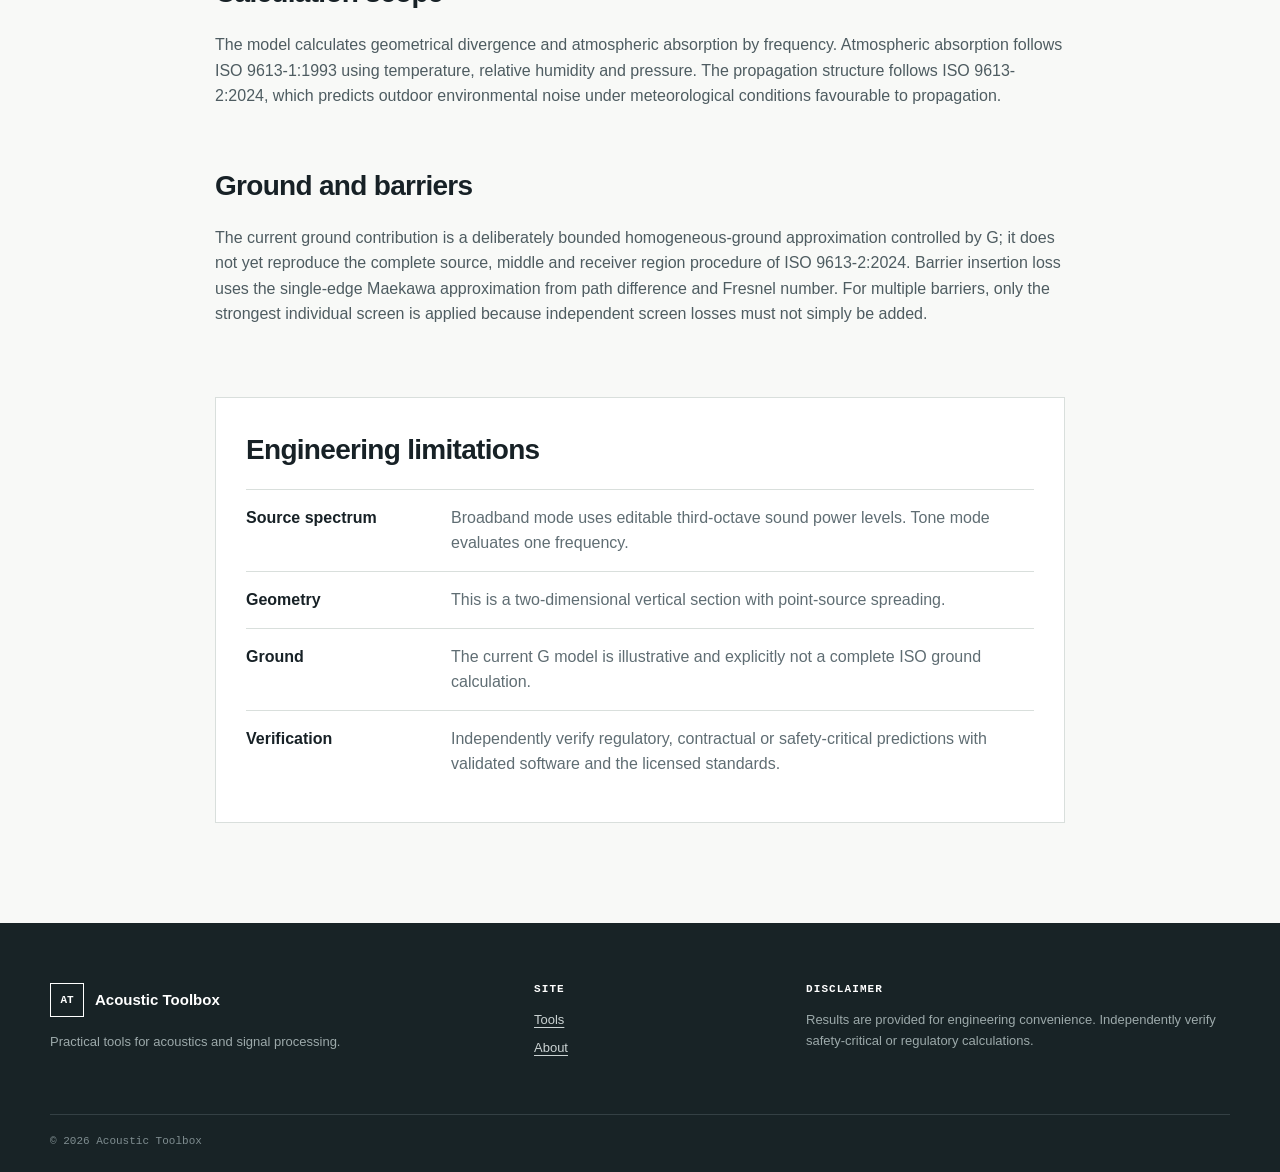
<file: tools/outdoor-sound-propagation/index.html>
<!doctype html><html lang="en"><head><meta charset="utf-8"><meta name="viewport" content="width=device-width,initial-scale=1"><title>Outdoor Sound Propagation Calculator — Acoustic Toolbox</title><meta name="description" content="Interactive outdoor sound propagation calculator with third-octave results, ISO 9613 atmospheric absorption, ground effect and Maekawa barriers."><link rel="canonical" href="https://acoustictoolbox.com/tools/outdoor-sound-propagation/"><link rel="stylesheet" href="/assets/css/styles.css?v=2"><script defer src="/assets/js/site.js"></script><script type="module" src="/assets/js/outdoor-sound-propagation.mjs"></script></head>
<body><a class="skip-link" href="#main">Skip to content</a><header class="site-header"><div class="shell header-inner"><a class="brand" href="/"><span class="brand-mark">AT</span><span>Acoustic Toolbox</span></a><nav aria-label="Primary navigation"><a aria-current="page" href="/tools/">Tools</a><a href="/#learn">Learn</a><a href="/#about">About</a></nav></div></header>
<main id="main" class="shell page-main propagation-page"><nav class="breadcrumbs" aria-label="Breadcrumb"><a href="/">Home</a><span>/</span><a href="/tools/">Tools</a><span>/</span><span>Outdoor Sound Propagation</span></nav><header class="page-heading compact"><p class="eyebrow">Propagation</p><h1>Outdoor Sound Propagation</h1><p class="lede">Move the source, receiver and noise barriers to explore frequency-dependent outdoor sound propagation.</p></header>

<section class="propagation-tool" aria-label="Interactive propagation model"><div class="sim-toolbar"><label class="field"><span>Source type</span><select data-source-mode><option value="noise">Third-octave noise</option><option value="tone">Single tone</option></select></label><label class="field tone-control" hidden><span>Tone frequency</span><select data-tone-frequency></select></label><label class="field tone-control" hidden><span>Sound power level</span><span class="input-unit"><input type="number" value="100" step="0.1" data-tone-level><span>dB</span></span></label><button class="secondary-button" type="button" data-add-barrier>+ Add barrier</button><button class="plain-button" type="button" data-reset>Reset geometry</button></div>

<div class="scene-wrap"><svg class="propagation-scene" viewBox="0 0 1000 340" role="img" aria-labelledby="scene-title scene-description"><title id="scene-title">Source, receiver, ground and barrier geometry</title><desc id="scene-description">Drag the source, receiver and barrier tops. The direct and diffracted propagation paths update immediately.</desc><rect class="scene-sky" x="42" y="20" width="916" height="260"/><g class="adaptive-grid" data-grid></g><g data-paths></g><line class="ground-line" x1="42" y1="280" x2="958" y2="280"/><rect class="ground-fill" x="42" y="280" width="916" height="38"/><g data-barriers></g><g class="drag-object source-object" data-object="source" role="button" tabindex="0" aria-label="Sound source, draggable"><circle r="17"/><path d="M-28-9C-37-4-37 4-28 9M-36-16C-51-7-51 7-36 16"/><text y="-29">SOURCE</text></g><g class="drag-object receiver-object" data-object="receiver" role="button" tabindex="0" aria-label="Receiver, draggable"><circle r="9"/><path d="M0 9V29M-10 29H10"/><text y="-20">RECEIVER</text></g><g class="scene-axis" data-axis></g></svg><p class="scene-help">Drag source, receiver or barrier top. The axes expand automatically beyond the default 100 × 20 m range.</p></div>

<div class="sim-layout"><section class="control-panel"><h2>Geometry & environment</h2><div class="coordinate-grid"><label class="field"><span>Source distance x</span><span class="input-unit"><input type="number" min="0" max="100" step="0.1" value="10" data-coordinate="source.x"><span>m</span></span></label><label class="field"><span>Source height</span><span class="input-unit"><input type="number" min="0.1" max="20" step="0.1" value="2" data-coordinate="source.y"><span>m</span></span></label><label class="field"><span>Receiver distance x</span><span class="input-unit"><input type="number" min="0" max="100" step="0.1" value="80" data-coordinate="receiver.x"><span>m</span></span></label><label class="field"><span>Receiver height</span><span class="input-unit"><input type="number" min="0.1" max="20" step="0.1" value="1.5" data-coordinate="receiver.y"><span>m</span></span></label></div><div class="coordinate-grid"><label class="field"><span>Temperature</span><span class="input-unit"><input type="number" min="-20" max="50" step="1" value="20" data-environment="temperatureC"><span>°C</span></span></label><label class="field"><span>Relative humidity</span><span class="input-unit"><input type="number" min="10" max="100" step="1" value="70" data-environment="humidityPercent"><span>%</span></span></label><label class="field"><span>Air pressure</span><span class="input-unit"><input type="number" min="70" max="110" step="0.1" value="101.325" data-environment="pressureKPa"><span>kPa</span></span></label><label class="field"><span>Ground factor G</span><span class="input-unit"><select data-ground><option value="0">0 — hard</option><option value="0.5">0.5 — mixed</option><option value="1" selected>1 — porous</option></select></span></label></div><div class="barrier-controls" data-barrier-controls></div><p class="error" data-error role="alert"></p></section>

<aside class="summary-panel"><h2>At receiver</h2><div class="summary-primary"><span data-total-label>A-weighted broadband level</span><output data-total>—</output><span data-total-unit>dB(A)</span></div><dl><div><dt>Direct distance</dt><dd data-distance>—</dd></div><div><dt>Geometric divergence</dt><dd data-divergence>—</dd></div><div><dt>Selected barriers</dt><dd data-barrier-count>0</dd></div></dl></aside></div>

<section class="spectrum-section"><div class="section-heading-small"><div><h2>Third-octave spectrum at receiver</h2><p>Hover or focus a band for its attenuation breakdown.</p></div><button class="secondary-button" type="button" data-copy>Copy results as CSV</button></div><svg class="spectrum-chart" viewBox="0 0 1000 330" role="img" aria-label="Source and receiver third-octave levels" data-chart></svg><div class="chart-legend"><span><i class="legend-source"></i>Source L<sub>W</sub></span><span><i class="legend-receiver"></i>Receiver L<sub>p</sub></span></div><p class="band-detail" data-band-detail aria-live="polite">Select a band to inspect its attenuation components.</p><div class="table-responsive"><table class="band-table"><thead><tr><th>Band</th><th>Source L<sub>W</sub></th><th>A<sub>div</sub></th><th>A<sub>atm</sub></th><th>A<sub>gr</sub></th><th>A<sub>bar</sub></th><th>Receiver L<sub>p</sub></th></tr></thead><tbody data-band-table></tbody></table></div></section></section>

<article class="article-content propagation-notes"><section><h2>Calculation scope</h2><p>The model calculates geometrical divergence and atmospheric absorption by frequency. Atmospheric absorption follows ISO 9613-1:1993 using temperature, relative humidity and pressure. The propagation structure follows ISO 9613-2:2024, which predicts outdoor environmental noise under meteorological conditions favourable to propagation.</p></section><section><h2>Ground and barriers</h2><p>The current ground contribution is a deliberately bounded homogeneous-ground approximation controlled by G; it does not yet reproduce the complete source, middle and receiver region procedure of ISO 9613-2:2024. Barrier insertion loss uses the single-edge Maekawa approximation from path difference and Fresnel number. For multiple barriers, only the strongest individual screen is applied because independent screen losses must not simply be added.</p></section><aside class="rule-box"><h2>Engineering limitations</h2><dl><div><dt>Source spectrum</dt><dd>Broadband mode uses editable third-octave sound power levels. Tone mode evaluates one frequency.</dd></div><div><dt>Geometry</dt><dd>This is a two-dimensional vertical section with point-source spreading.</dd></div><div><dt>Ground</dt><dd>The current G model is illustrative and explicitly not a complete ISO ground calculation.</dd></div><div><dt>Verification</dt><dd>Independently verify regulatory, contractual or safety-critical predictions with validated software and the licensed standards.</dd></div></dl></aside></article></main>
<footer class="site-footer"><div class="shell footer-grid"><div><a class="brand footer-brand" href="/"><span class="brand-mark">AT</span><span>Acoustic Toolbox</span></a><p>Practical tools for acoustics and signal processing.</p></div><div><h2>Site</h2><a href="/tools/">Tools</a><a href="/#about">About</a></div><div><h2>Disclaimer</h2><p>Results are provided for engineering convenience. Independently verify safety-critical or regulatory calculations.</p></div></div><div class="shell copyright">© <span data-year>2026</span> Acoustic Toolbox</div></footer></body></html>
</file>
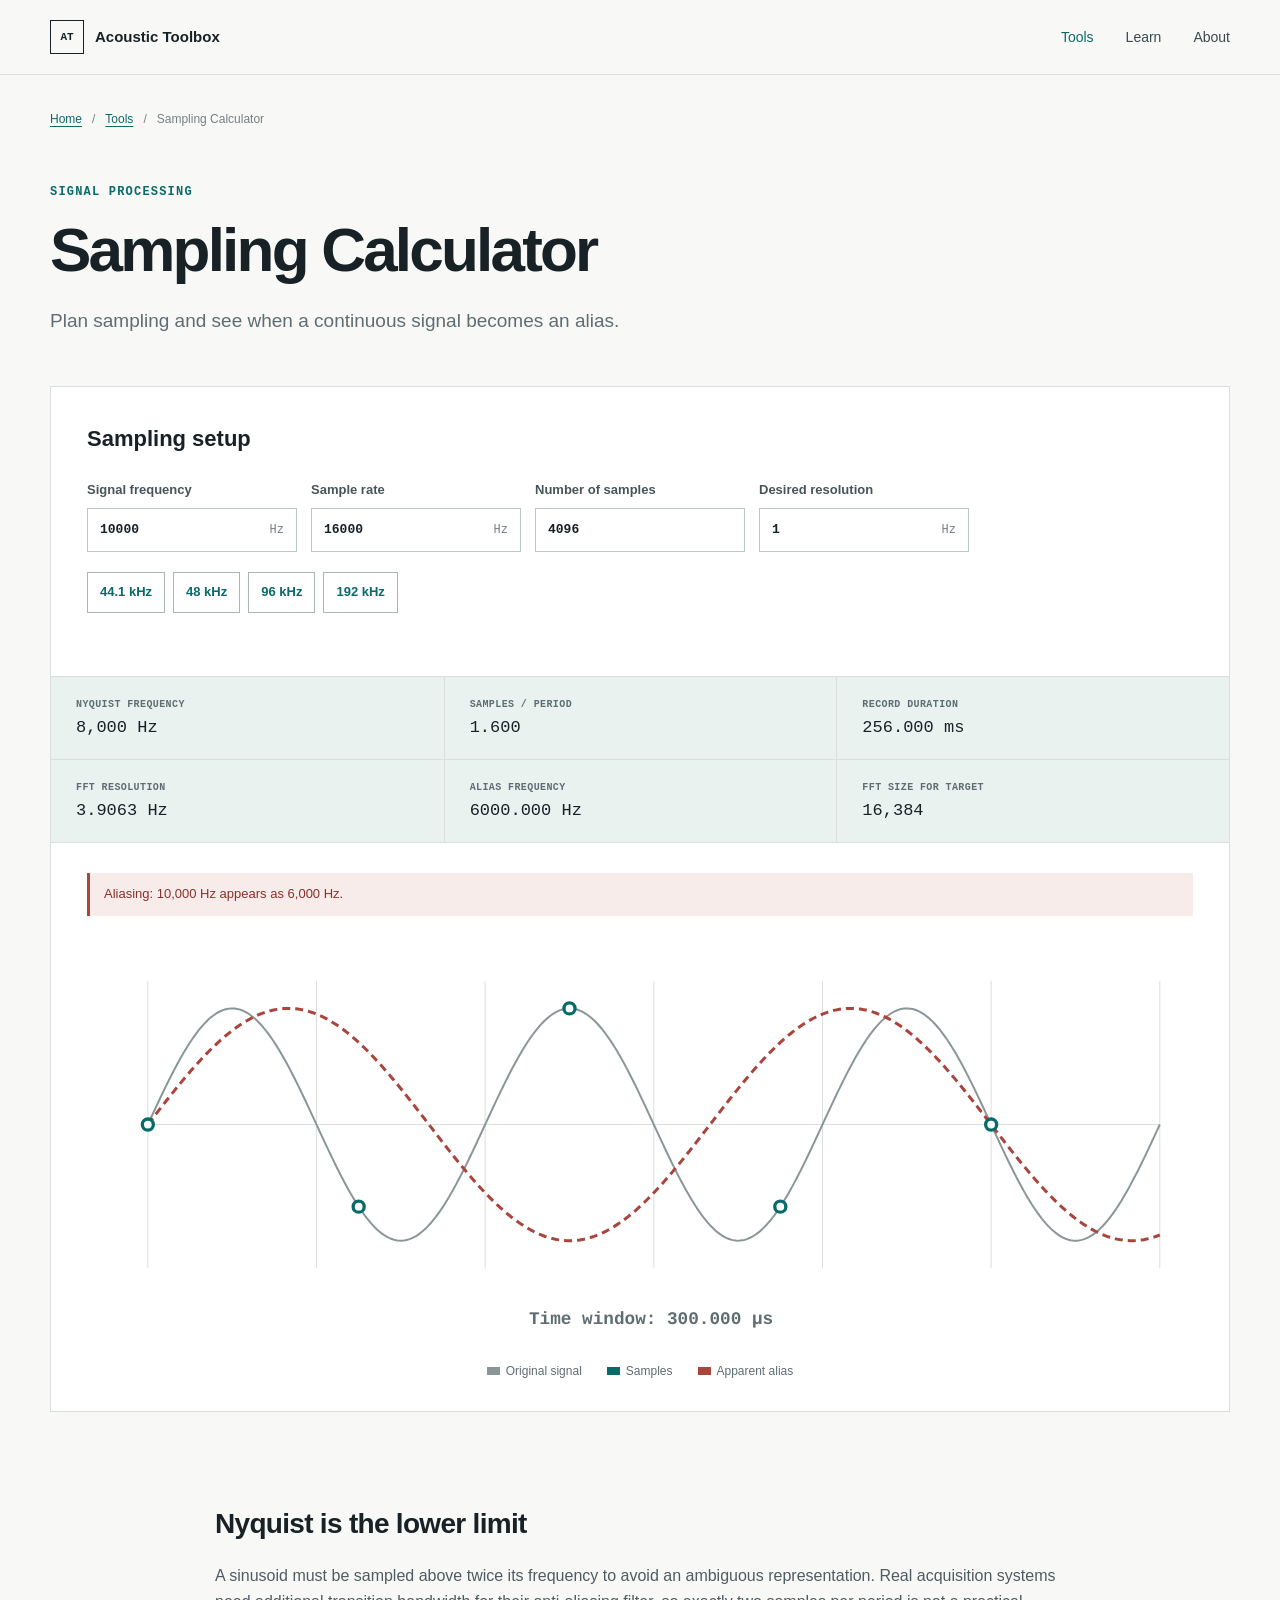
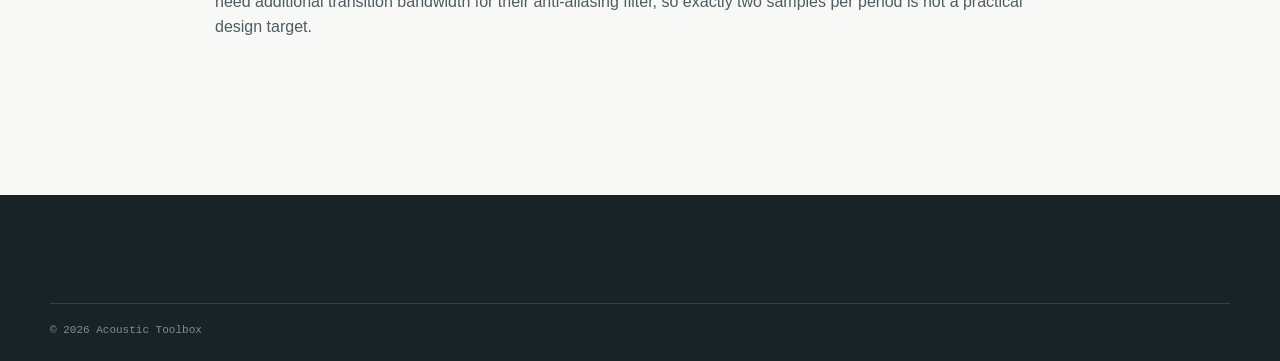
<file: tools/sampling-calculator/index.html>
<!doctype html><html lang="en"><head><meta charset="utf-8"><meta name="viewport" content="width=device-width,initial-scale=1"><title>Sampling Calculator — Nyquist, FFT Resolution & Aliasing</title><meta name="description" content="Plan sample rate, record length and FFT resolution and visualize aliasing."><link rel="canonical" href="https://acoustictoolbox.com/tools/sampling-calculator/"><link rel="stylesheet" href="/assets/css/styles.css?v=2"><script defer src="/assets/js/site.js"></script><script type="module" src="/assets/js/sampling-calculator.mjs"></script></head><body><a class="skip-link" href="#main">Skip to content</a><header class="site-header"><div class="shell header-inner"><a class="brand" href="/"><span class="brand-mark">AT</span><span>Acoustic Toolbox</span></a><nav><a aria-current="page" href="/tools/">Tools</a><a href="/#learn">Learn</a><a href="/#about">About</a></nav></div></header><main id="main" class="shell page-main signal-page"><nav class="breadcrumbs"><a href="/">Home</a><span>/</span><a href="/tools/">Tools</a><span>/</span><span>Sampling Calculator</span></nav><header class="page-heading compact"><p class="eyebrow">Signal Processing</p><h1>Sampling Calculator</h1><p class="lede">Plan sampling and see when a continuous signal becomes an alias.</p></header><section class="signal-tool"><div class="signal-controls"><h2>Sampling setup</h2><div class="signal-field-grid"><label class="field"><span>Signal frequency</span><span class="input-unit"><input type="number" min="0.001" value="10000" data-signal-frequency><span>Hz</span></span></label><label class="field"><span>Sample rate</span><span class="input-unit"><input type="number" min="0.001" value="16000" data-sample-rate><span>Hz</span></span></label><label class="field"><span>Number of samples</span><span class="input-unit"><input type="number" min="2" step="1" value="4096" data-sample-count></span></label><label class="field"><span>Desired resolution</span><span class="input-unit"><input type="number" min="0.001" value="1" data-desired-resolution><span>Hz</span></span></label></div><div class="preset-row"><button type="button" class="secondary-button" data-rate="44100">44.1 kHz</button><button type="button" class="secondary-button" data-rate="48000">48 kHz</button><button type="button" class="secondary-button" data-rate="96000">96 kHz</button><button type="button" class="secondary-button" data-rate="192000">192 kHz</button></div><p class="error" data-sampling-error></p></div><div class="signal-summary sampling-summary"><div><span>Nyquist frequency</span><strong data-nyquist>—</strong></div><div><span>Samples / period</span><strong data-samples-period>—</strong></div><div><span>Record duration</span><strong data-record-duration>—</strong></div><div><span>FFT resolution</span><strong data-fft-resolution>—</strong></div><div><span>Alias frequency</span><strong data-alias>—</strong></div><div><span>FFT size for target</span><strong data-target-size>—</strong></div></div><section class="signal-chart-section"><div class="sampling-status" data-sampling-status></div><svg class="sampling-chart" viewBox="0 0 1000 390" role="img" aria-label="Continuous signal, samples and apparent alias" data-sampling-chart></svg><div class="chart-legend"><span><i class="legend-original"></i>Original signal</span><span><i class="legend-samples"></i>Samples</span><span><i class="legend-alias"></i>Apparent alias</span></div></section></section><article class="article-content"><section><h2>Nyquist is the lower limit</h2><p>A sinusoid must be sampled above twice its frequency to avoid an ambiguous representation. Real acquisition systems need additional transition bandwidth for their anti-aliasing filter, so exactly two samples per period is not a practical design target.</p></section></article></main><footer class="site-footer"><div class="shell copyright">© <span data-year>2026</span> Acoustic Toolbox</div></footer></body></html>
</file>
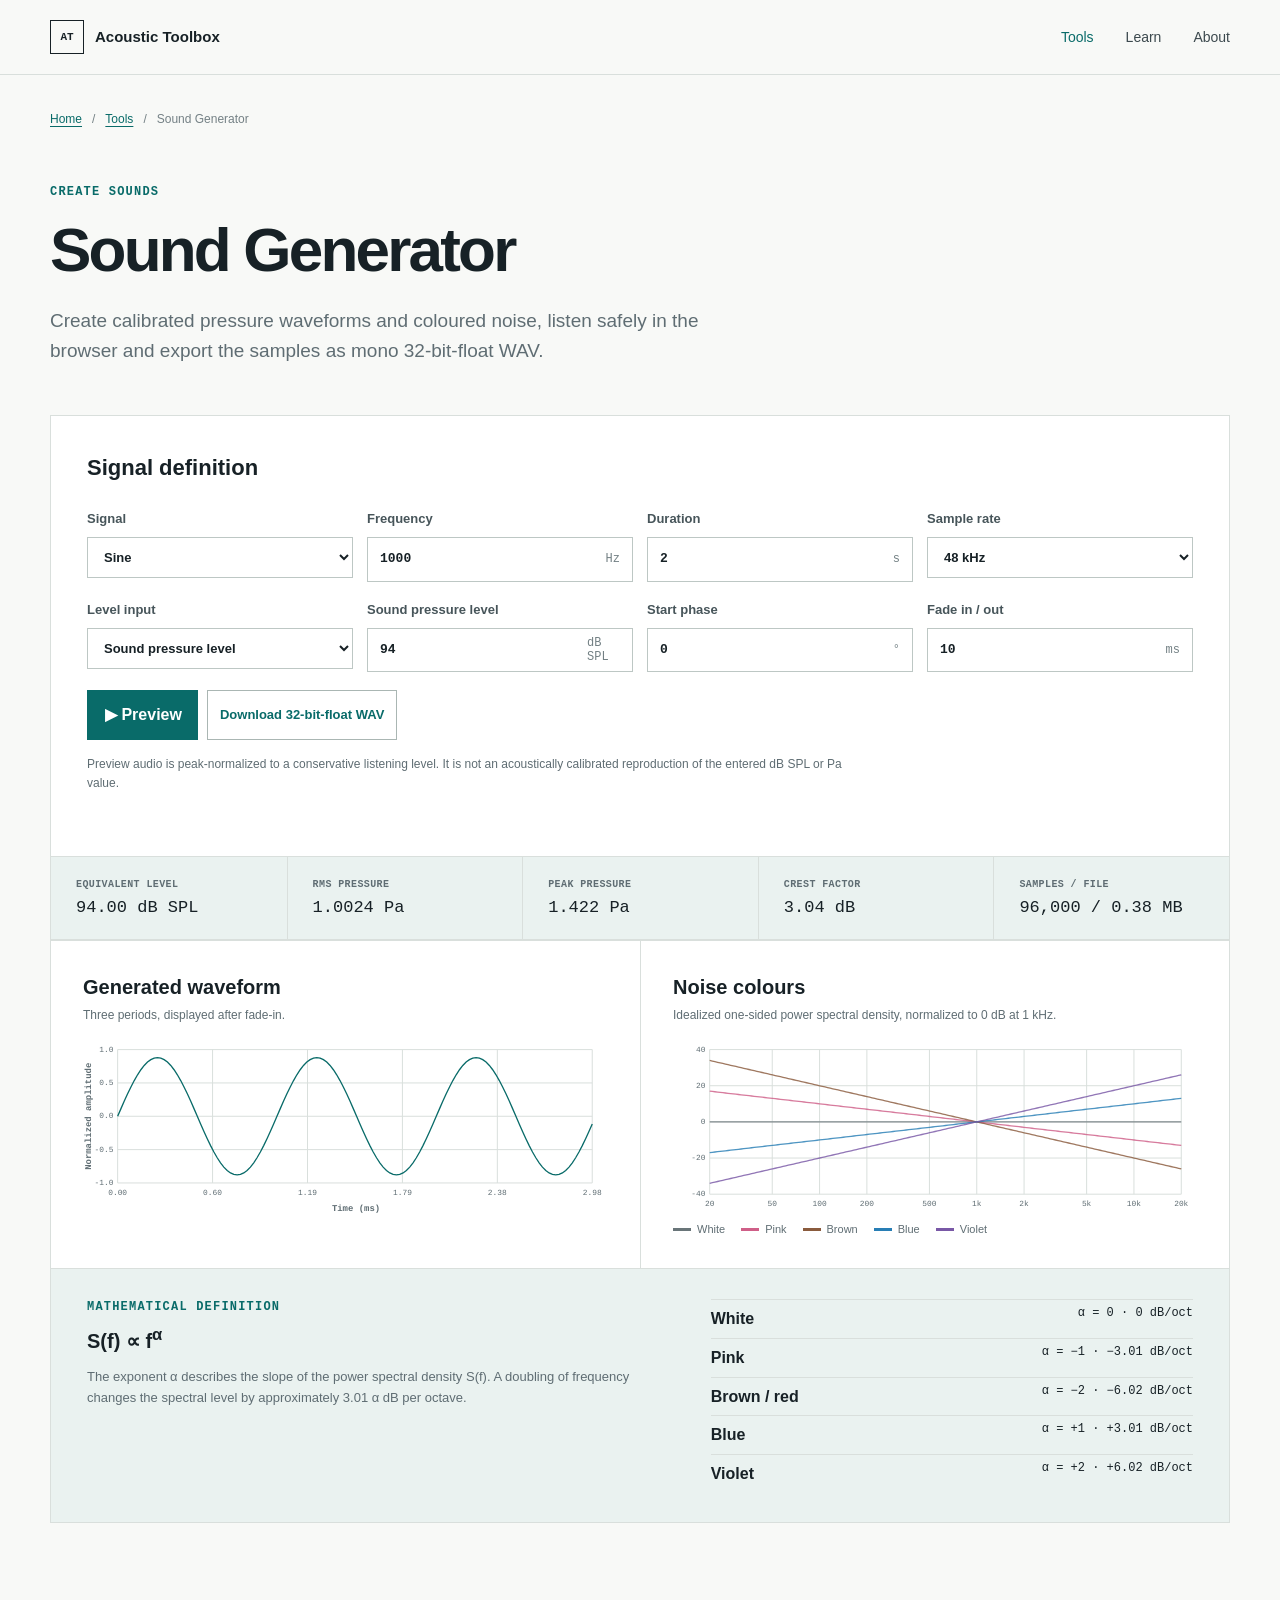
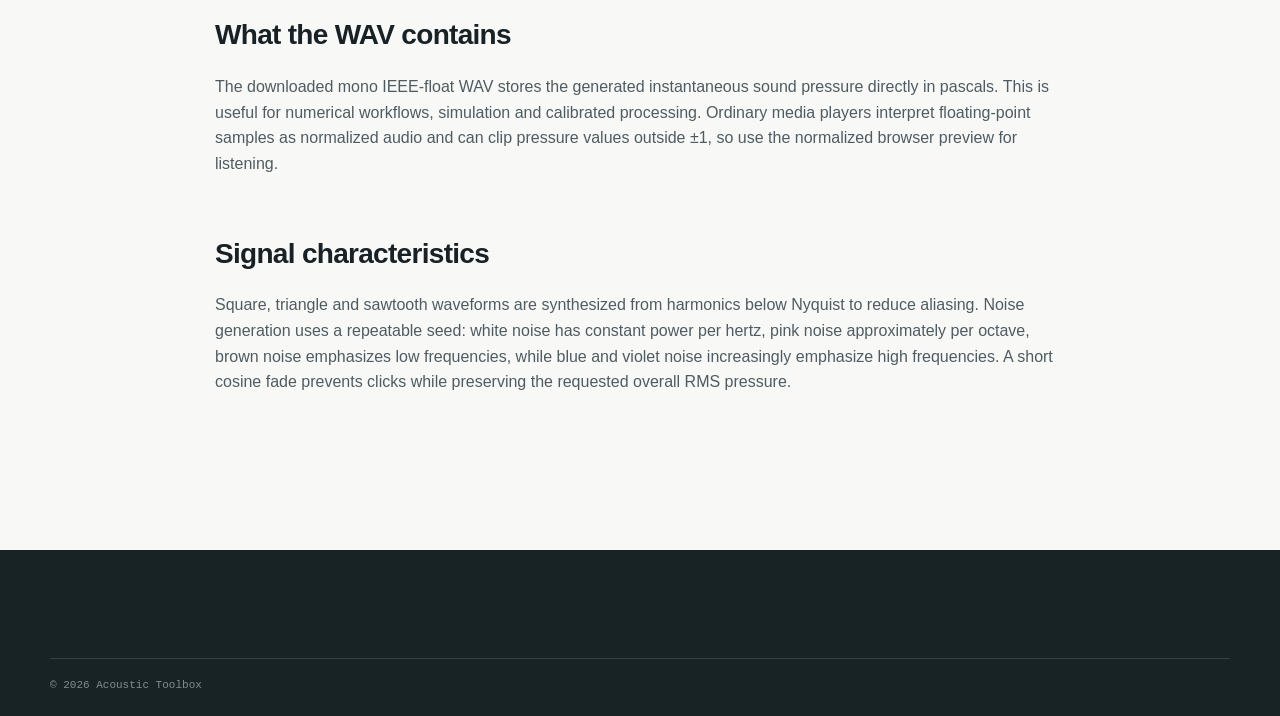
<file: tools/sound-generator/index.html>
<!doctype html>
<html lang="en">
<head>
  <meta charset="utf-8">
  <meta name="viewport" content="width=device-width,initial-scale=1">
  <title>Sound Generator — Tones and Noise</title>
  <meta name="description" content="Create tones and coloured noise at a defined sound pressure, preview them and download mono 32-bit-float WAV files.">
  <link rel="canonical" href="https://acoustictoolbox.com/tools/sound-generator/">
  <link rel="stylesheet" href="/assets/css/styles.css?v=2">
  <link rel="stylesheet" href="/assets/css/sound-generator.css?v=3">
  <script defer src="/assets/js/site.js"></script>
  <script type="module" src="/assets/js/sound-generator.mjs?v=3"></script>
</head>
<body>
  <a class="skip-link" href="#main">Skip to content</a>
  <header class="site-header"><div class="shell header-inner"><a class="brand" href="/"><span class="brand-mark">AT</span><span>Acoustic Toolbox</span></a><nav><a aria-current="page" href="/tools/">Tools</a><a href="/#learn">Learn</a><a href="/#about">About</a></nav></div></header>
  <main id="main" class="shell page-main signal-page">
    <nav class="breadcrumbs"><a href="/">Home</a><span>/</span><a href="/tools/">Tools</a><span>/</span><span>Sound Generator</span></nav>
    <header class="page-heading compact"><p class="eyebrow">Create Sounds</p><h1>Sound Generator</h1><p class="lede">Create calibrated pressure waveforms and coloured noise, listen safely in the browser and export the samples as mono 32-bit-float WAV.</p></header>
    <section class="signal-tool generator-tool">
      <div class="signal-controls">
        <h2>Signal definition</h2>
        <div class="generator-grid">
          <label class="field"><span>Signal</span><span class="input-unit"><select data-signal-type><optgroup label="Periodic waveforms"><option value="sine">Sine</option><option value="square">Square</option><option value="triangle">Triangle</option><option value="sawtooth">Sawtooth</option></optgroup><optgroup label="Noise"><option value="white">White noise</option><option value="pink">Pink noise</option><option value="brown">Brown / red noise</option><option value="blue">Blue noise</option><option value="violet">Violet noise</option></optgroup></select></span></label>
          <label class="field" data-frequency-field><span>Frequency</span><span class="input-unit"><input type="number" min="1" step="any" value="1000" data-frequency><span>Hz</span></span></label>
          <label class="field"><span>Duration</span><span class="input-unit"><input type="number" min="0.05" max="30" step="0.05" value="2" data-duration><span>s</span></span></label>
          <label class="field"><span>Sample rate</span><span class="input-unit"><select data-sample-rate><option value="44100">44.1 kHz</option><option value="48000" selected>48 kHz</option><option value="96000">96 kHz</option><option value="192000">192 kHz</option></select></span></label>
          <label class="field"><span>Level input</span><span class="input-unit"><select data-level-mode><option value="spl">Sound pressure level</option><option value="pa">RMS pressure</option></select></span></label>
          <label class="field"><span data-level-label>Sound pressure level</span><span class="input-unit"><input type="number" min="-20" max="180" step="0.1" value="94" data-level-value><span data-level-unit>dB SPL</span></span></label>
          <label class="field" data-phase-field><span>Start phase</span><span class="input-unit"><input type="number" step="1" value="0" data-phase><span>°</span></span></label>
          <label class="field"><span>Fade in / out</span><span class="input-unit"><input type="number" min="0" max="1000" step="1" value="10" data-fade><span>ms</span></span></label>
        </div>
        <div class="tone-buttons"><button class="button audio-button" type="button" data-preview>▶ Preview</button><button class="secondary-button" type="button" data-download>Download 32-bit-float WAV</button></div>
        <p class="generator-warning">Preview audio is peak-normalized to a conservative listening level. It is not an acoustically calibrated reproduction of the entered dB SPL or Pa value.</p>
        <p class="error" data-generator-error></p>
      </div>
      <div class="signal-summary generator-summary"><div><span>Equivalent level</span><strong data-result-level>—</strong></div><div><span>RMS pressure</span><strong data-result-rms>—</strong></div><div><span>Peak pressure</span><strong data-result-peak>—</strong></div><div><span>Crest factor</span><strong data-result-crest>—</strong></div><div><span>Samples / file</span><strong data-result-size>—</strong></div></div>
      <div class="generator-visuals">
        <section class="generator-chart-section"><h2>Generated waveform</h2><p data-waveform-caption></p><svg viewBox="0 0 1000 345" role="img" aria-label="Time-domain waveform of the generated signal" data-waveform-chart></svg></section>
        <section class="generator-chart-section noise-spectrum-section"><h2>Noise colours</h2><p>Idealized one-sided power spectral density, normalized to 0 dB at 1 kHz.</p><svg viewBox="0 0 1000 350" role="img" aria-label="Comparison of the spectral slopes of five noise colours" data-noise-chart></svg><div class="noise-legend"><span><i class="noise-white"></i>White</span><span><i class="noise-pink"></i>Pink</span><span><i class="noise-brown"></i>Brown</span><span><i class="noise-blue"></i>Blue</span><span><i class="noise-violet"></i>Violet</span></div></section>
      </div>
      <section class="noise-math"><div><p class="eyebrow">Mathematical definition</p><h2>S(f) ∝ f<sup>α</sup></h2><p>The exponent α describes the slope of the power spectral density S(f). A doubling of frequency changes the spectral level by approximately 3.01 α dB per octave.</p></div><dl><div><dt>White</dt><dd>α = 0 · 0 dB/oct</dd></div><div><dt>Pink</dt><dd>α = −1 · −3.01 dB/oct</dd></div><div><dt>Brown / red</dt><dd>α = −2 · −6.02 dB/oct</dd></div><div><dt>Blue</dt><dd>α = +1 · +3.01 dB/oct</dd></div><div><dt>Violet</dt><dd>α = +2 · +6.02 dB/oct</dd></div></dl></section>
    </section>
    <article class="article-content"><section><h2>What the WAV contains</h2><p>The downloaded mono IEEE-float WAV stores the generated instantaneous sound pressure directly in pascals. This is useful for numerical workflows, simulation and calibrated processing. Ordinary media players interpret floating-point samples as normalized audio and can clip pressure values outside ±1, so use the normalized browser preview for listening.</p></section><section><h2>Signal characteristics</h2><p>Square, triangle and sawtooth waveforms are synthesized from harmonics below Nyquist to reduce aliasing. Noise generation uses a repeatable seed: white noise has constant power per hertz, pink noise approximately per octave, brown noise emphasizes low frequencies, while blue and violet noise increasingly emphasize high frequencies. A short cosine fade prevents clicks while preserving the requested overall RMS pressure.</p></section></article>
  </main>
  <footer class="site-footer"><div class="shell copyright">© <span data-year>2026</span> Acoustic Toolbox</div></footer>
</body>
</html>
</file>
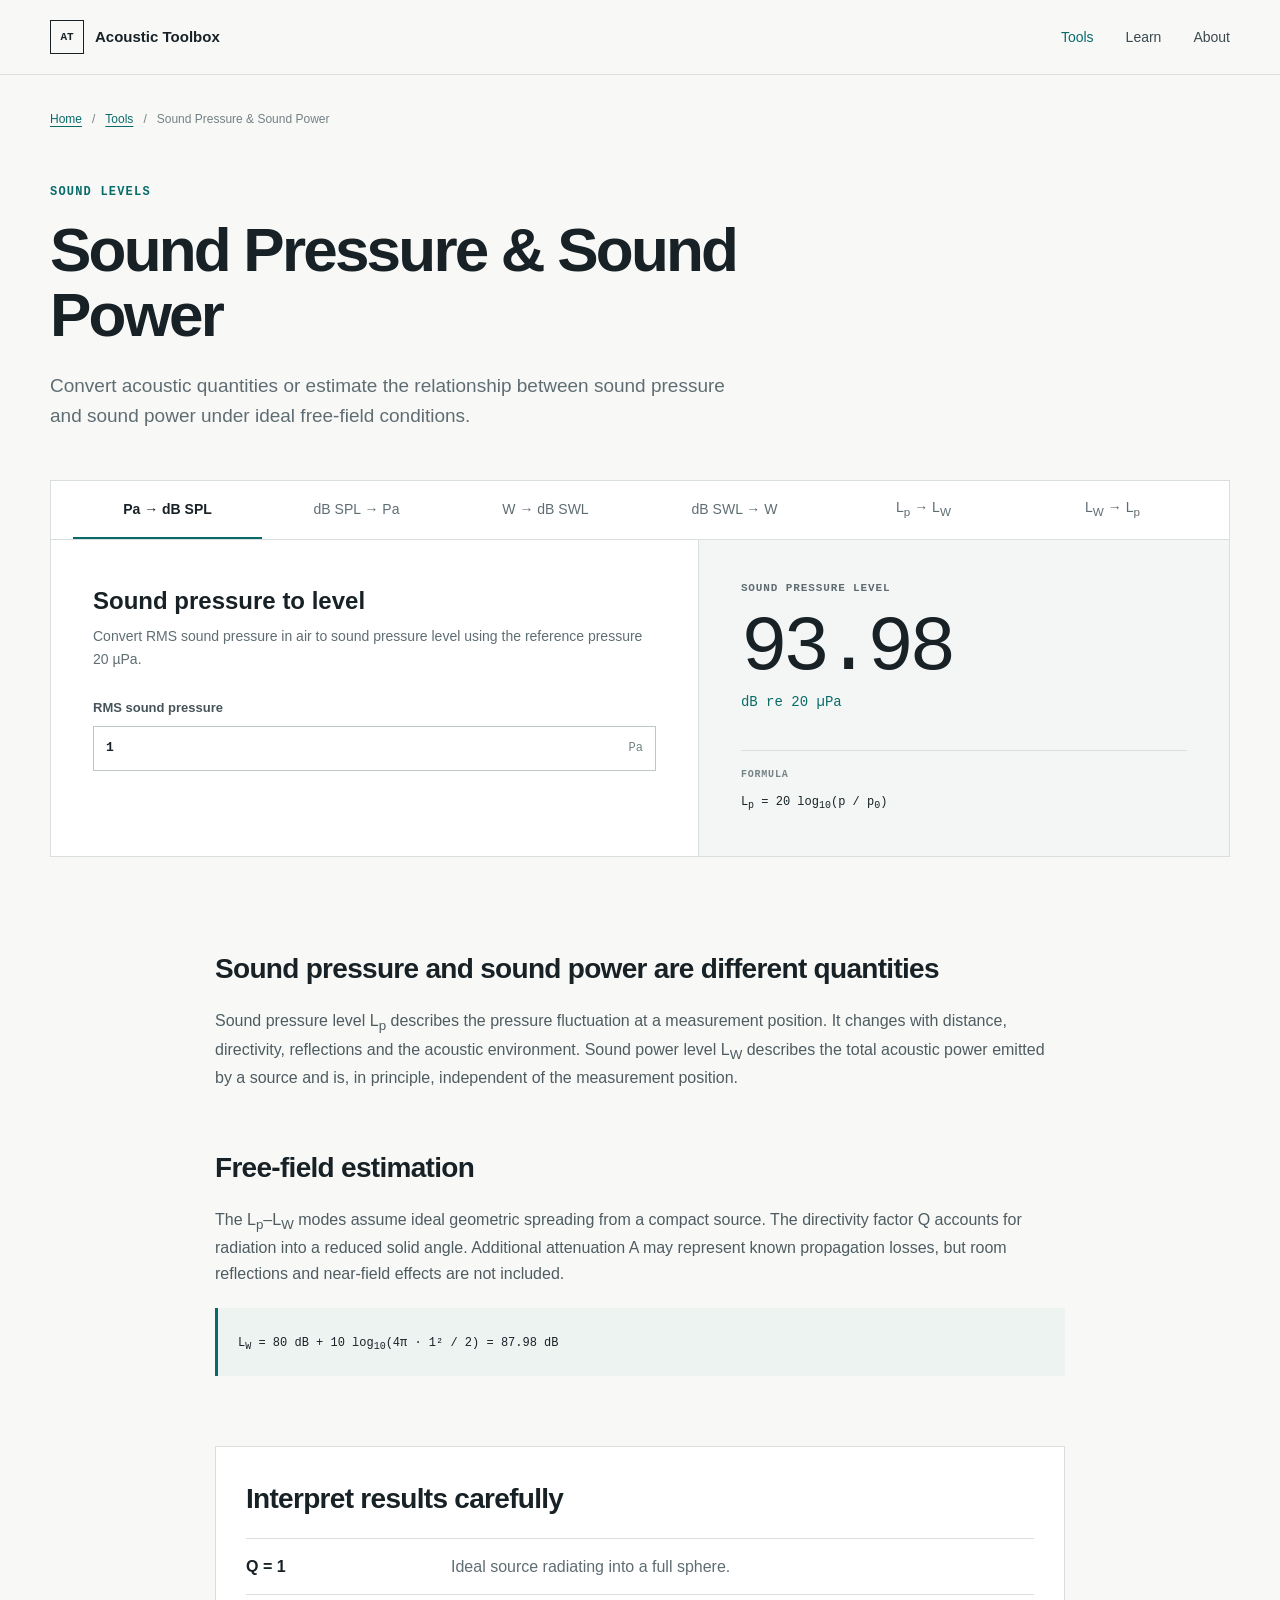
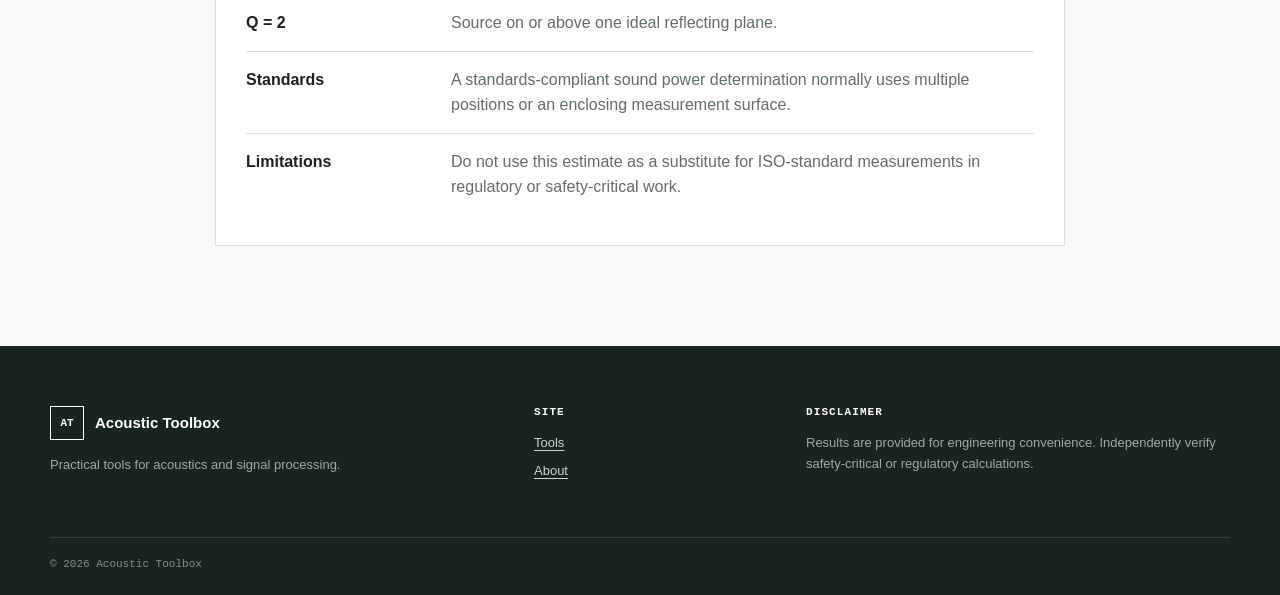
<file: tools/sound-pressure-sound-power/index.html>
<!doctype html>
<html lang="en"><head><meta charset="utf-8"><meta name="viewport" content="width=device-width,initial-scale=1"><title>Sound Pressure & Sound Power Calculator — Acoustic Toolbox</title><meta name="description" content="Convert pressure, sound pressure level, acoustic power and sound power level, or estimate free-field Lp and Lw."><link rel="canonical" href="https://acoustictoolbox.com/tools/sound-pressure-sound-power/"><link rel="stylesheet" href="/assets/css/styles.css?v=2"><script defer src="/assets/js/site.js"></script><script type="module" src="/assets/js/sound-pressure-power.mjs"></script></head>
<body><a class="skip-link" href="#main">Skip to content</a><header class="site-header"><div class="shell header-inner"><a class="brand" href="/"><span class="brand-mark">AT</span><span>Acoustic Toolbox</span></a><nav aria-label="Primary navigation"><a aria-current="page" href="/tools/">Tools</a><a href="/#learn">Learn</a><a href="/#about">About</a></nav></div></header>
<main id="main" class="shell page-main"><nav class="breadcrumbs" aria-label="Breadcrumb"><a href="/">Home</a><span>/</span><a href="/tools/">Tools</a><span>/</span><span>Sound Pressure &amp; Sound Power</span></nav><header class="page-heading compact"><p class="eyebrow">Sound levels</p><h1>Sound Pressure &amp; Sound Power</h1><p class="lede">Convert acoustic quantities or estimate the relationship between sound pressure and sound power under ideal free-field conditions.</p></header>

<section class="calculator wide-tabs" aria-label="Sound pressure and power calculations"><div class="tabs" role="tablist" aria-label="Calculation type"><button id="tab-pressure" role="tab" aria-selected="true" aria-controls="panel-pressure" data-tab="pressure">Pa → dB SPL</button><button id="tab-spl" role="tab" aria-selected="false" aria-controls="panel-spl" data-tab="spl" tabindex="-1">dB SPL → Pa</button><button id="tab-power" role="tab" aria-selected="false" aria-controls="panel-power" data-tab="power" tabindex="-1">W → dB SWL</button><button id="tab-powerLevel" role="tab" aria-selected="false" aria-controls="panel-powerLevel" data-tab="powerLevel" tabindex="-1">dB SWL → W</button><button id="tab-lpToLw" role="tab" aria-selected="false" aria-controls="panel-lpToLw" data-tab="lpToLw" tabindex="-1">L<sub>p</sub> → L<sub>W</sub></button><button id="tab-lwToLp" role="tab" aria-selected="false" aria-controls="panel-lwToLp" data-tab="lwToLp" tabindex="-1">L<sub>W</sub> → L<sub>p</sub></button></div>

<div id="panel-pressure" role="tabpanel" aria-labelledby="tab-pressure" data-panel="pressure"><div class="calc-grid"><div class="input-side"><h2>Sound pressure to level</h2><p>Convert RMS sound pressure in air to sound pressure level using the reference pressure 20 µPa.</p><label class="field"><span>RMS sound pressure</span><span class="input-unit"><input type="number" min="0" step="any" value="1" data-value="pressure"><span>Pa</span></span></label><p class="error" data-error aria-live="polite"></p></div><div class="result-side"><p class="result-label">Sound pressure level</p><output class="result" data-result aria-live="polite">—</output><p class="result-unit">dB re 20 µPa</p><div class="formula"><span>Formula</span><code>L<sub>p</sub> = 20 log<sub>10</sub>(p / p<sub>0</sub>)</code></div></div></div></div>
<div id="panel-spl" role="tabpanel" aria-labelledby="tab-spl" data-panel="spl" hidden><div class="calc-grid"><div class="input-side"><h2>Level to sound pressure</h2><p>Convert a sound pressure level to RMS acoustic pressure in air.</p><label class="field"><span>Sound pressure level</span><span class="input-unit"><input type="number" step="any" value="94" data-value="level"><span>dB</span></span></label><p class="error" data-error aria-live="polite"></p></div><div class="result-side"><p class="result-label">RMS sound pressure</p><output class="result physical-result" data-result aria-live="polite">—</output><p class="result-unit">Pa</p><div class="formula"><span>Formula</span><code>p = p<sub>0</sub> · 10<sup>Lp/20</sup></code></div></div></div></div>
<div id="panel-power" role="tabpanel" aria-labelledby="tab-power" data-panel="power" hidden><div class="calc-grid"><div class="input-side"><h2>Sound power to level</h2><p>Convert acoustic power to sound power level using the reference power 1 pW.</p><label class="field"><span>Sound power</span><span class="input-unit"><input type="number" min="0" step="any" value="1" data-value="power"><span>W</span></span></label><p class="error" data-error aria-live="polite"></p></div><div class="result-side"><p class="result-label">Sound power level</p><output class="result" data-result aria-live="polite">—</output><p class="result-unit">dB re 1 pW</p><div class="formula"><span>Formula</span><code>L<sub>W</sub> = 10 log<sub>10</sub>(W / W<sub>0</sub>)</code></div></div></div></div>
<div id="panel-powerLevel" role="tabpanel" aria-labelledby="tab-powerLevel" data-panel="powerLevel" hidden><div class="calc-grid"><div class="input-side"><h2>Level to sound power</h2><p>Convert a sound power level to acoustic power.</p><label class="field"><span>Sound power level</span><span class="input-unit"><input type="number" step="any" value="100" data-value="level"><span>dB</span></span></label><p class="error" data-error aria-live="polite"></p></div><div class="result-side"><p class="result-label">Sound power</p><output class="result physical-result" data-result aria-live="polite">—</output><p class="result-unit">W</p><div class="formula"><span>Formula</span><code>W = W<sub>0</sub> · 10<sup>LW/10</sup></code></div></div></div></div>

<div id="panel-lpToLw" role="tabpanel" aria-labelledby="tab-lpToLw" data-panel="lpToLw" hidden><div class="calc-grid"><div class="input-side"><h2>Estimate sound power level</h2><p>Estimate L<sub>W</sub> from a free-field sound pressure measurement.</p><div class="field-grid"><label class="field"><span>Sound pressure level</span><span class="input-unit"><input type="number" step="any" value="80" data-value="level"><span>dB</span></span></label><label class="field"><span>Distance</span><span class="input-unit"><input type="number" min="0" step="any" value="1" data-value="distance"><span>m</span></span></label><label class="field"><span>Directivity factor Q</span><span class="input-unit"><select data-value="directivity"><option value="1">1 — free sphere</option><option value="2" selected>2 — reflecting plane</option><option value="4">4 — two planes</option><option value="8">8 — three planes</option></select></span></label><label class="field"><span>Additional attenuation</span><span class="input-unit"><input type="number" step="any" value="0" data-value="attenuation"><span>dB</span></span></label></div><p class="error" data-error aria-live="polite"></p></div><div class="result-side"><p class="result-label">Estimated sound power level</p><output class="result" data-result aria-live="polite">—</output><p class="result-unit">dB re 1 pW</p><p class="result-detail">Geometric term: <strong data-spreading>—</strong></p><div class="formula"><span>Formula</span><code>L<sub>W</sub> = L<sub>p</sub> + 10 log<sub>10</sub>(4πr² / Q) + A</code></div></div></div></div>
<div id="panel-lwToLp" role="tabpanel" aria-labelledby="tab-lwToLp" data-panel="lwToLp" hidden><div class="calc-grid"><div class="input-side"><h2>Predict sound pressure level</h2><p>Estimate L<sub>p</sub> at a distance from a source with known sound power.</p><div class="field-grid"><label class="field"><span>Sound power level</span><span class="input-unit"><input type="number" step="any" value="90" data-value="level"><span>dB</span></span></label><label class="field"><span>Distance</span><span class="input-unit"><input type="number" min="0" step="any" value="1" data-value="distance"><span>m</span></span></label><label class="field"><span>Directivity factor Q</span><span class="input-unit"><select data-value="directivity"><option value="1">1 — free sphere</option><option value="2" selected>2 — reflecting plane</option><option value="4">4 — two planes</option><option value="8">8 — three planes</option></select></span></label><label class="field"><span>Additional attenuation</span><span class="input-unit"><input type="number" step="any" value="0" data-value="attenuation"><span>dB</span></span></label></div><p class="error" data-error aria-live="polite"></p></div><div class="result-side"><p class="result-label">Predicted sound pressure level</p><output class="result" data-result aria-live="polite">—</output><p class="result-unit">dB re 20 µPa</p><p class="result-detail">Geometric term: <strong data-spreading>—</strong></p><div class="formula"><span>Formula</span><code>L<sub>p</sub> = L<sub>W</sub> − 10 log<sub>10</sub>(4πr² / Q) − A</code></div></div></div></div></section>

<article class="article-content"><section><h2>Sound pressure and sound power are different quantities</h2><p>Sound pressure level L<sub>p</sub> describes the pressure fluctuation at a measurement position. It changes with distance, directivity, reflections and the acoustic environment. Sound power level L<sub>W</sub> describes the total acoustic power emitted by a source and is, in principle, independent of the measurement position.</p></section><section><h2>Free-field estimation</h2><p>The L<sub>p</sub>–L<sub>W</sub> modes assume ideal geometric spreading from a compact source. The directivity factor Q accounts for radiation into a reduced solid angle. Additional attenuation A may represent known propagation losses, but room reflections and near-field effects are not included.</p><div class="worked-formula"><code>L<sub>W</sub> = 80 dB + 10 log<sub>10</sub>(4π · 1² / 2) = 87.98 dB</code></div></section><aside class="rule-box"><h2>Interpret results carefully</h2><dl><div><dt>Q = 1</dt><dd>Ideal source radiating into a full sphere.</dd></div><div><dt>Q = 2</dt><dd>Source on or above one ideal reflecting plane.</dd></div><div><dt>Standards</dt><dd>A standards-compliant sound power determination normally uses multiple positions or an enclosing measurement surface.</dd></div><div><dt>Limitations</dt><dd>Do not use this estimate as a substitute for ISO-standard measurements in regulatory or safety-critical work.</dd></div></dl></aside></article></main>
<footer class="site-footer"><div class="shell footer-grid"><div><a class="brand footer-brand" href="/"><span class="brand-mark">AT</span><span>Acoustic Toolbox</span></a><p>Practical tools for acoustics and signal processing.</p></div><div><h2>Site</h2><a href="/tools/">Tools</a><a href="/#about">About</a></div><div><h2>Disclaimer</h2><p>Results are provided for engineering convenience. Independently verify safety-critical or regulatory calculations.</p></div></div><div class="shell copyright">© <span data-year>2026</span> Acoustic Toolbox</div></footer></body></html>
</file>
<file: assets/css/styles.css>
:root{--ink:#172126;--muted:#5f6d73;--paper:#f8f9f7;--white:#fff;--line:#d9dfdc;--accent:#096b69;--soft:#eaf2f0;--mono:Consolas,"Liberation Mono",monospace;--sans:Inter,"Segoe UI",Arial,sans-serif;--max:1180px}*{box-sizing:border-box}[hidden]{display:none!important}html{scroll-behavior:smooth}body{margin:0;color:var(--ink);background:var(--paper);font:16px/1.6 var(--sans);-webkit-font-smoothing:antialiased}a{color:inherit;text-decoration-thickness:1px;text-underline-offset:3px}button,input{font:inherit}.shell{width:min(var(--max),calc(100% - 48px));margin-inline:auto}.skip-link{position:fixed;top:8px;left:8px;z-index:10;padding:8px 12px;background:var(--ink);color:#fff;transform:translateY(-150%)}.skip-link:focus{transform:none}.site-header{border-bottom:1px solid var(--line);background:rgba(248,249,247,.96)}.header-inner{min-height:74px;display:flex;align-items:center;justify-content:space-between;gap:30px}.brand{display:inline-flex;align-items:center;gap:11px;font-size:15px;font-weight:680;text-decoration:none}.brand-mark{display:grid;place-items:center;width:34px;height:34px;border:1px solid currentColor;font:700 11px var(--mono)}.site-header nav{display:flex;gap:32px}.site-header nav a{font-size:14px;text-decoration:none;color:#3c494e}.site-header nav a:hover,.site-header nav a[aria-current]{color:var(--accent)}.hero{min-height:530px;display:grid;grid-template-columns:1.05fr .95fr;align-items:center;gap:72px;padding-block:86px}.eyebrow{margin:0 0 16px;color:var(--accent);font:700 12px/1.4 var(--mono);letter-spacing:.1em;text-transform:uppercase}.hero h1,.page-heading h1{max-width:760px;margin:0;font-size:clamp(42px,5vw,68px);line-height:1.05;letter-spacing:-.045em;font-weight:670}.lede{max-width:690px;margin:24px 0 30px;color:var(--muted);font-size:19px;line-height:1.55}.button{display:inline-flex;align-items:center;gap:25px;padding:12px 16px 12px 18px;color:#fff;background:var(--accent);font-weight:650;text-decoration:none}.button:hover{background:#075452}.button:focus-visible,a:focus-visible,button:focus-visible,input:focus-visible{outline:3px solid #3b9996;outline-offset:3px}.signal-panel svg{display:block;width:100%;border-left:1px solid var(--line);border-bottom:1px solid var(--line)}.grid path{fill:none;stroke:#dfe4e1}.wave{fill:none;stroke:var(--accent);stroke-width:2}.axis{stroke:#889599}.signal-labels{display:flex;justify-content:space-between;margin-top:8px;color:#7a8589;font:11px var(--mono);text-transform:uppercase}.section{padding-block:88px}.section-heading,.split{display:grid;grid-template-columns:1fr 1fr;gap:70px;align-items:end}.section-heading{margin-bottom:34px}.section h2{margin:0;font-size:clamp(28px,3vw,40px);line-height:1.15;letter-spacing:-.03em}.text-link{justify-self:end;color:var(--accent);font-size:14px}.category-grid{display:grid;grid-template-columns:repeat(3,1fr);border-top:1px solid var(--ink);border-left:1px solid var(--line)}.category{min-height:275px;padding:26px;border-right:1px solid var(--line);border-bottom:1px solid var(--line);background:var(--white)}.category-number{margin:0 0 36px;color:#879195;font:12px var(--mono)}.category h3{margin:0 0 15px;font-size:19px}.category ul{list-style:none;margin:0;padding:0}.category li,.category li a{display:flex;justify-content:space-between;gap:12px}.category li{padding:8px 0;border-top:1px solid #edf0ee;color:var(--muted);font-size:13px}.category li a{width:100%;color:var(--ink);text-decoration:none}.category li a:hover{color:var(--accent)}.status{align-self:center;white-space:nowrap;color:#7b8689;font:700 9px var(--mono);letter-spacing:.06em;text-transform:uppercase}.status.live{color:var(--accent)}.muted-section{background:#edf1ef;border-block:1px solid var(--line)}.split{align-items:start}.split>p{max-width:570px;margin:0;color:var(--muted);font-size:18px}.site-footer{padding:60px 0 25px;color:#cbd3d3;background:#182326}.footer-grid{display:grid;grid-template-columns:2fr 1fr 2fr;gap:60px}.footer-brand{color:#fff}.footer-grid h2{margin:0 0 15px;color:#fff;font:700 11px var(--mono);letter-spacing:.1em;text-transform:uppercase}.footer-grid p{max-width:450px;margin:15px 0 0;color:#9ca9aa;font-size:13px}.footer-grid a:not(.brand){display:block;width:max-content;margin:7px 0;font-size:13px}.copyright{margin-top:48px;padding-top:20px;border-top:1px solid #344044;color:#7f8d90;font:11px var(--mono)}
.page-main{padding-block:35px 100px}.breadcrumbs{display:flex;flex-wrap:wrap;gap:10px;margin-bottom:55px;color:#748085;font-size:12px}.breadcrumbs a{color:var(--accent)}.page-heading{margin-bottom:70px}.page-heading.compact{max-width:850px;margin-bottom:50px}.page-heading h1{font-size:clamp(40px,5vw,62px)}.tool-list{border-top:1px solid var(--ink)}.tool-list section{display:grid;grid-template-columns:270px 1fr;border-bottom:1px solid var(--line)}.tool-list section>h2{margin:0;padding:28px 30px 28px 0;font-size:20px}.tool-row{display:flex;align-items:center;justify-content:space-between;gap:30px;padding:24px;border-left:1px solid var(--line);border-bottom:1px solid var(--line);background:#fff}.tool-row:last-child{border-bottom:0}.tool-row h3{margin:0;font-size:16px}.tool-row p{margin:4px 0 0;color:var(--muted);font-size:13px}.tool-row h3 a{text-decoration:none}.tool-row h3 a:hover{color:var(--accent)}.tool-row.disabled{color:#677377;background:transparent}.calculator{margin-bottom:90px;border:1px solid var(--line);background:#fff}.tabs{display:flex;padding:0 22px;border-bottom:1px solid var(--line);overflow-x:auto}.tabs button{min-height:58px;padding:0 20px;border:0;border-bottom:2px solid transparent;color:var(--muted);background:none;white-space:nowrap;cursor:pointer;font-size:14px}.tabs button[aria-selected=true]{border-bottom-color:var(--accent);color:var(--ink);font-weight:650}.calc-grid{display:grid;grid-template-columns:1.1fr .9fr}.input-side,.result-side{padding:42px}.input-side{border-right:1px solid var(--line)}.input-side h2{margin:0 0 5px;font-size:24px}.input-side>p{margin:0 0 28px;color:var(--muted);font-size:14px}.level-row{display:grid;grid-template-columns:1fr auto;gap:10px;margin-bottom:11px}.field{display:block;margin-bottom:18px;color:#47555a;font-size:13px;font-weight:650}.input-unit{display:flex;align-items:center;margin-top:7px;border:1px solid #bdc7c4;background:#fff}.input-unit:focus-within{border-color:var(--accent)}.input-unit input{min-width:0;width:100%;padding:11px 12px;border:0;outline:0;color:var(--ink);background:transparent;font-family:var(--mono)}.input-unit>span{padding:0 12px;color:#738084;font:12px var(--mono)}.remove-row{width:42px;border:1px solid var(--line);color:#637074;background:#fff;cursor:pointer}.remove-row:hover{color:#8f2f27}.remove-row:disabled{opacity:.4;cursor:not-allowed}.secondary-button{padding:9px 12px;border:1px solid #aab6b3;color:var(--accent);background:#fff;cursor:pointer;font-size:13px;font-weight:650}.result-side{display:flex;flex-direction:column;align-items:flex-start;justify-content:center;background:#f3f6f4}.result-label{margin:0;color:var(--muted);font:700 11px var(--mono);letter-spacing:.08em;text-transform:uppercase}.result{margin-top:15px;font:500 clamp(52px,7vw,78px)/1 var(--mono);letter-spacing:-.06em}.result-unit{margin:7px 0 40px;color:var(--accent);font:14px var(--mono)}.formula{width:100%;padding-top:18px;border-top:1px solid var(--line)}.formula>span{display:block;margin-bottom:7px;color:#778286;font:700 10px var(--mono);letter-spacing:.08em;text-transform:uppercase}.formula code,.worked-formula code{font-family:var(--mono);font-size:12px;word-break:break-word}.error{min-height:24px!important;margin:5px 0 0!important;color:#9d3128!important}.article-content{max-width:850px;margin-inline:auto}.article-content section{margin-bottom:55px}.article-content h2,.rule-box h2{margin:0 0 16px;font-size:28px;letter-spacing:-.025em}.article-content p{color:#4e5c61}.worked-formula{margin:22px 0;padding:20px;border-left:3px solid var(--accent);background:#edf3f1}.rule-box{margin-top:70px;padding:30px;border:1px solid var(--line);background:#fff}.rule-box dl{margin:0}.rule-box dl div{display:grid;grid-template-columns:180px 1fr;gap:25px;padding:15px 0;border-top:1px solid var(--line)}.rule-box dt{font-weight:650}.rule-box dd{margin:0;color:var(--muted)}
@media(max-width:800px){.shell{width:min(100% - 32px,var(--max))}.header-inner{min-height:64px}.site-header nav{gap:18px}.hero{min-height:auto;grid-template-columns:1fr;gap:40px;padding-block:62px}.hero h1{font-size:44px}.section{padding-block:65px}.section-heading,.split{grid-template-columns:1fr;gap:20px}.text-link{justify-self:start}.category-grid{grid-template-columns:1fr 1fr}.footer-grid{grid-template-columns:1fr 1fr}.footer-grid>div:first-child{grid-column:1/-1}.tool-list section{grid-template-columns:1fr}.tool-list section>h2{padding-bottom:15px}.tool-row{border-left:0}.calc-grid{grid-template-columns:1fr}.input-side{border-right:0;border-bottom:1px solid var(--line)}.input-side,.result-side{padding:30px}}
.field-grid{display:grid;grid-template-columns:1fr 1fr;gap:0 16px}.input-unit select{width:100%;min-width:0;padding:11px 36px 11px 12px;border:0;outline:0;color:var(--ink);background:#fff;font-family:var(--sans);font-size:13px}.result-detail{width:100%;margin:-22px 0 28px;color:var(--muted);font-size:13px}.result-detail strong{color:var(--ink);font-family:var(--mono)}.physical-result{font-size:clamp(34px,5vw,62px);overflow-wrap:anywhere}.wide-tabs .tabs button{flex:1}
@media(max-width:520px){.site-header .brand span:last-child{display:none}.site-header nav{gap:15px}.hero h1,.page-heading h1{font-size:38px}.lede{font-size:17px}.category-grid{grid-template-columns:1fr}.category{min-height:auto}.tabs{padding-inline:5px}.tabs button{padding-inline:13px;font-size:12px}.wide-tabs .tabs button{flex:none}.input-side,.result-side{padding:24px 20px}.result{font-size:52px}.physical-result{font-size:34px}.field-grid{grid-template-columns:1fr}.footer-grid{grid-template-columns:1fr}.rule-box dl div{grid-template-columns:1fr;gap:4px}.page-main{padding-bottom:70px}.breadcrumbs{margin-bottom:38px}}@media(prefers-reduced-motion:reduce){html{scroll-behavior:auto}}

/* Outdoor propagation tool */
.propagation-page{max-width:1280px}.propagation-tool{margin-bottom:90px;border:1px solid var(--line);background:#fff}.sim-toolbar{display:flex;align-items:end;gap:14px;padding:18px 22px;border-bottom:1px solid var(--line);background:#f3f6f4}.sim-toolbar .field{min-width:145px;margin:0}.sim-toolbar select,.control-panel select{width:100%;margin-top:7px;padding:10px 34px 10px 11px;border:1px solid #bdc7c4;color:var(--ink);background:#fff}.plain-button{padding:9px 5px;border:0;color:var(--muted);background:transparent;text-decoration:underline;text-underline-offset:3px;cursor:pointer}.scene-wrap{padding:24px 24px 12px;border-bottom:1px solid var(--line)}.propagation-scene{display:block;width:100%;height:auto;color:#718085;touch-action:none}.scene-sky{color:#667579}.ground-line{stroke:#4e5f57;stroke-width:2}.ground-fill{fill:#dce6df}.direct-path{stroke:#879397;stroke-width:1.5;stroke-dasharray:7 5}.diffracted-path{fill:none;stroke:var(--accent);stroke-width:2}.drag-object{cursor:grab}.drag-object.dragging{cursor:grabbing}.drag-object circle{fill:#fff;stroke:var(--accent);stroke-width:3}.drag-object text{fill:var(--ink);font-family:Consolas,"Liberation Mono",monospace;font-size:13px;font-weight:700;text-anchor:middle}.source-object path,.receiver-object path{fill:none;stroke:var(--accent);stroke-width:3;stroke-linecap:round}.barrier-object line{stroke:#465459;stroke-width:7}.barrier-object circle{fill:#fff;stroke:#465459;stroke-width:3}.scene-axis text{fill:#738084;font-family:Consolas,"Liberation Mono",monospace;font-size:13px}.scene-help{margin:7px 0 0;color:var(--muted);font-size:12px}.sim-layout{display:grid;grid-template-columns:2fr 1fr}.control-panel,.summary-panel{padding:30px}.control-panel{border-right:1px solid var(--line)}.control-panel h2,.summary-panel h2,.spectrum-section h2{margin:0 0 20px;font-size:20px}.coordinate-grid{display:grid;grid-template-columns:repeat(4,1fr);gap:14px}.barrier-controls{margin-top:12px;border-top:1px solid var(--line)}.barrier-control-row{display:grid;grid-template-columns:90px 1fr 1fr auto;align-items:center;gap:12px;padding:12px 0;border-bottom:1px solid var(--line)}.barrier-control-row strong{font-size:13px}.barrier-control-row .field{margin:0}.remove-barrier{border:0;color:#8f2f27;background:transparent;text-decoration:underline;cursor:pointer;font-size:12px}.summary-panel{background:#f3f6f4}.summary-primary{padding-bottom:22px;border-bottom:1px solid var(--line)}.summary-primary>span:first-child{display:block;color:var(--muted);font:700 10px var(--mono);letter-spacing:.06em;text-transform:uppercase}.summary-primary output{display:block;margin:13px 0 4px;font:500 52px/1 var(--mono);letter-spacing:-.05em}.summary-primary>span:last-child{color:var(--accent);font:12px var(--mono)}.summary-panel dl{margin:22px 0 0}.summary-panel dl div{display:flex;justify-content:space-between;gap:20px;padding:7px 0}.summary-panel dt{color:var(--muted);font-size:13px}.summary-panel dd{margin:0;font:13px var(--mono)}.spectrum-section{padding:30px;border-top:1px solid var(--line)}.section-heading-small{display:flex;justify-content:space-between;align-items:start;gap:30px}.section-heading-small h2{margin-bottom:3px}.section-heading-small p{margin:0;color:var(--muted);font-size:13px}.spectrum-chart{display:block;width:100%;height:auto;margin-top:20px}.chart-gridline{stroke:var(--line);stroke-width:1}.chart-label{fill:var(--muted);font-family:Consolas,"Liberation Mono",monospace;font-size:14px;font-weight:500}.chart-title{fill:var(--muted);font-family:Consolas,"Liberation Mono",monospace;font-size:16px;font-weight:700}.bar-source{fill:#a8b4b2}.bar-receiver{fill:var(--accent)}.chart-legend{display:flex;justify-content:center;gap:25px;color:var(--muted);font-size:12px}.chart-legend i{display:inline-block;width:13px;height:8px;margin-right:6px}.legend-source{background:#a8b4b2}.legend-receiver{background:var(--accent)}.band-detail{min-height:27px;margin:18px 0;padding:10px 12px;border-left:3px solid var(--accent);background:var(--soft);color:#405055;font:12px var(--mono)}.table-responsive{overflow-x:auto}.band-table{width:100%;border-collapse:collapse;font-size:12px}.band-table th,.band-table td{padding:8px 10px;border-bottom:1px solid var(--line);text-align:right;white-space:nowrap}.band-table thead th{color:var(--muted);font:700 10px var(--mono)}.band-table tbody th{text-align:left;font-family:var(--mono)}.spectrum-input{display:flex;align-items:center;min-width:100px;border:1px solid transparent}.spectrum-input:focus-within{border-color:var(--accent)}.spectrum-input input{width:64px;padding:4px 5px;border:0;background:#f3f6f4;text-align:right;font:12px var(--mono)}.spectrum-input span{padding-left:4px;color:var(--muted)}.propagation-notes{margin-top:0}
@media(max-width:900px){.sim-toolbar{flex-wrap:wrap}.sim-layout{grid-template-columns:1fr}.control-panel{border-right:0;border-bottom:1px solid var(--line)}.coordinate-grid{grid-template-columns:1fr 1fr}.wide-tabs .tabs button{flex:none}}
@media(max-width:600px){.propagation-tool{margin-inline:-16px;border-inline:0}.sim-toolbar,.scene-wrap,.control-panel,.summary-panel,.spectrum-section{padding-inline:16px}.sim-toolbar .field{min-width:calc(50% - 8px)}.coordinate-grid{grid-template-columns:1fr 1fr;gap:8px}.barrier-control-row{grid-template-columns:1fr 1fr}.barrier-control-row strong{grid-column:1/-1}.section-heading-small{display:block}.section-heading-small button{margin-top:12px}.scene-help{font-size:11px}}
.adaptive-grid line{stroke:var(--line);stroke-width:1}.band-table thead th:nth-child(1),.band-table thead th:nth-child(2),.band-table tbody td:nth-child(2){text-align:left}.scene-sky{fill:#fff}.barrier-object{pointer-events:all}
.distance-chart-wrap{padding:30px;border-top:1px solid var(--line)}.distance-chart{display:block;width:100%;height:auto;margin-top:10px}.distance-curve{fill:none;stroke:var(--accent);stroke-width:3}.distance-marker{fill:#fff;stroke:var(--accent);stroke-width:3}.distance-marker-label{fill:var(--ink);font:700 11px var(--mono)}

/* Atmospheric absorption tool */
.atmosphere-page{max-width:1280px}.atmosphere-tool{margin-bottom:90px;border:1px solid var(--line);background:#fff}.atmosphere-controls{padding:30px}.atmosphere-controls section+section{margin-top:26px;padding-top:25px;border-top:1px solid var(--line)}.control-title{display:flex;align-items:center;justify-content:space-between;gap:20px;margin-bottom:18px}.control-title h2{margin:0;font-size:20px}.scenario-key{display:inline-flex;align-items:center;gap:8px;color:var(--muted);font:700 10px var(--mono);text-transform:uppercase}.scenario-key::before{width:18px;height:3px;background:var(--accent);content:""}.scenario-key.key-b::before{background:#9b4f48}.comparison-toggle{display:flex;align-items:center;gap:9px;color:var(--muted);font-size:13px}.comparison-toggle input{accent-color:var(--accent)}.atmosphere-summary{display:grid;grid-template-columns:repeat(4,1fr);border-block:1px solid var(--line);background:var(--soft)}.atmosphere-summary>div{min-width:0;padding:23px 25px}.atmosphere-summary>div+div{border-left:1px solid var(--line)}.atmosphere-summary span{display:block;color:var(--muted);font:700 10px var(--mono);letter-spacing:.04em;text-transform:uppercase}.atmosphere-summary output{display:block;margin-top:9px;font:500 22px var(--mono);letter-spacing:-.03em}.atmosphere-chart-section,.atmosphere-table-section{padding:30px;border-bottom:1px solid var(--line)}.atmosphere-tool .section-heading-small h2{margin:0 0 4px}.analysis-chart{display:block;width:100%;height:auto;margin-top:20px}.climate-a-line,.climate-b-line,.distance-frequency-line{fill:none;stroke-width:3}.climate-a-line{stroke:var(--accent)}.climate-b-line{stroke:#9b4f48;stroke-dasharray:8 5}.climate-a-point{fill:#fff;stroke:var(--accent);stroke-width:3;cursor:pointer}.climate-b-point{fill:#fff;stroke:#9b4f48;stroke-width:3;cursor:pointer}.climate-a-point:focus,.climate-b-point:focus{outline:none;stroke-width:5}.legend-climate-a{background:var(--accent)}.legend-climate-b{background:#9b4f48}.distance-series-legend{display:flex;flex-wrap:wrap;justify-content:center;gap:16px 24px;margin-top:4px;color:var(--muted);font:11px var(--mono)}.distance-series-legend i{display:inline-block;width:15px;height:3px;margin-right:6px;vertical-align:middle}.report-distances{display:grid;grid-template-columns:repeat(3,minmax(110px,180px));gap:12px;margin:20px 0}.atmosphere-tool [data-error]{min-height:20px;margin:0;padding:0 30px 16px;color:#9b3028;font:12px var(--mono)}
@media(max-width:800px){.atmosphere-summary{grid-template-columns:1fr 1fr}.atmosphere-summary>div:nth-child(3){border-left:0;border-top:1px solid var(--line)}.atmosphere-summary>div:nth-child(4){border-top:1px solid var(--line)}.report-distances{grid-template-columns:repeat(3,1fr)}}
@media(max-width:520px){.atmosphere-tool{margin-inline:-16px;border-inline:0}.atmosphere-controls,.atmosphere-chart-section,.atmosphere-table-section{padding-inline:16px}.atmosphere-summary{grid-template-columns:1fr}.atmosphere-summary>div+div{border-left:0;border-top:1px solid var(--line)}.report-distances{grid-template-columns:1fr}.control-title{align-items:flex-start;flex-direction:column}.atmosphere-tool [data-error]{padding-inline:16px}}

/* Doppler shift tool */
.doppler-page{max-width:1280px}.doppler-tool{margin-bottom:90px;border:1px solid var(--line);background:#fff}.doppler-layout{display:grid;grid-template-columns:1.4fr .8fr}.doppler-controls,.doppler-result{padding:36px}.doppler-controls{border-right:1px solid var(--line)}.doppler-controls h2{margin:0;font-size:22px}.doppler-controls>p{margin:4px 0 25px;color:var(--muted);font-size:13px}.doppler-formula{margin-bottom:8px}.doppler-result{background:var(--soft)}.doppler-result output{display:block;margin:14px 0 2px;font:500 clamp(38px,5vw,62px)/1 var(--mono);letter-spacing:-.05em}.doppler-result>span{color:var(--accent);font:13px var(--mono)}.doppler-result dl{margin:25px 0}.doppler-result dl div{display:flex;justify-content:space-between;gap:20px;padding:8px 0;border-top:1px solid var(--line)}.doppler-result dt{color:var(--muted);font-size:13px}.doppler-result dd{margin:0;font:13px var(--mono)}.tone-buttons{display:flex;flex-wrap:wrap;gap:9px}.passby-section{padding:34px 36px;border-top:1px solid var(--line)}.passby-controls{display:grid;grid-template-columns:repeat(4,1fr);gap:14px;margin:25px 0 5px}.audio-button{border:0;cursor:pointer}.doppler-chart{display:block;width:100%;height:auto;margin-top:16px}.observed-frequency-line{fill:none;stroke:var(--accent);stroke-width:3}.source-frequency-line{stroke:#8c989a;stroke-width:2;stroke-dasharray:7 5}.closest-gridline{stroke:#af7a39;stroke-width:1;stroke-dasharray:4 4}.closest-label{fill:#8c612c}.legend-source-frequency{background:#8c989a}.legend-observed-frequency{background:var(--accent)}.audio-note{margin:18px 0 0;color:var(--muted);font-size:12px}
@media(max-width:850px){.doppler-layout{grid-template-columns:1fr}.doppler-controls{border-right:0;border-bottom:1px solid var(--line)}.passby-controls{grid-template-columns:1fr 1fr}}
@media(max-width:520px){.doppler-tool{margin-inline:-16px;border-inline:0}.doppler-controls,.doppler-result,.passby-section{padding-inline:16px}.passby-controls{grid-template-columns:1fr}.passby-section .section-heading-small{display:block}.audio-button{margin-top:15px}.tone-buttons{display:grid}}

/* Signal processing tools */
.signal-page{max-width:1280px}.signal-tool{margin-bottom:90px;border:1px solid var(--line);background:#fff}.signal-controls{padding:34px 36px}.signal-controls h2{margin:0 0 20px;font-size:22px}.signal-field-grid{display:grid;grid-template-columns:repeat(5,1fr);gap:14px;margin-top:24px}.signal-field-grid .field{margin-bottom:0}.file-button{align-self:start;padding:9px 12px;border:1px solid #aab6b3;color:var(--accent);background:#fff;cursor:pointer;font-size:13px;font-weight:650}.file-button input{position:absolute;width:1px;height:1px;overflow:hidden;clip:rect(0 0 0 0)}.signal-summary{display:grid;grid-template-columns:repeat(4,1fr);border-block:1px solid var(--line);background:var(--soft)}.signal-summary>div{padding:22px 25px}.signal-summary>div+div{border-left:1px solid var(--line)}.signal-summary span{display:block;color:var(--muted);font:700 10px var(--mono);letter-spacing:.04em;text-transform:uppercase}.signal-summary strong{display:block;margin-top:8px;font:500 17px var(--mono)}.signal-chart-section{padding:30px 36px}.signal-analysis-chart,.sampling-chart,.period-chart{display:block;width:100%;height:auto}.fft-spectrum-line{fill:none;stroke:var(--accent);stroke-width:2}.preset-row{display:flex;flex-wrap:wrap;gap:8px;margin-top:20px}.sampling-summary{grid-template-columns:repeat(3,1fr)}.sampling-summary>div:nth-child(4){border-left:0;border-top:1px solid var(--line)}.sampling-summary>div:nth-child(n+5){border-top:1px solid var(--line)}.sampling-status{margin:0 0 15px;padding:11px 14px;border-left:3px solid var(--accent);background:var(--soft);font-size:13px}.sampling-status.invalid{border-left-color:#a9453d;background:#f8ecea;color:#8b302a}.sampling-original{fill:none;stroke:#8a9698;stroke-width:2}.sampling-alias{fill:none;stroke:#a9453d;stroke-width:3;stroke-dasharray:8 5}.sampling-point{fill:#fff;stroke:var(--accent);stroke-width:3}.legend-original{background:#8a9698}.legend-samples{background:var(--accent)}.legend-alias{background:#a9453d}.converter-inputs{display:grid;grid-template-columns:1fr auto 1fr;align-items:end;gap:20px}.converter-equals{padding-bottom:28px;color:var(--accent);font-size:28px}.converter-inputs .field{margin:0}.converter-inputs .input-unit select{width:auto;border-left:1px solid var(--line)}.converter-tool .signal-field-grid{grid-template-columns:1fr 1fr;max-width:700px}.period-wave{fill:none;stroke:var(--accent);stroke-width:3}.phase-gridline{stroke:#aeb8b5;stroke-width:1;stroke-dasharray:5 5}.converter-table{padding:0 36px 34px}.converter-table .band-table th:first-child{text-align:left}
@media(max-width:900px){.signal-field-grid{grid-template-columns:repeat(3,1fr)}.signal-summary{grid-template-columns:1fr 1fr}.signal-summary>div:nth-child(3){border-left:0;border-top:1px solid var(--line)}.signal-summary>div:nth-child(4){border-top:1px solid var(--line)}.sampling-summary>div:nth-child(3){border-left:0}.sampling-summary>div:nth-child(4){border-left:1px}.sampling-summary>div:nth-child(5){border-left:0}}
@media(max-width:560px){.signal-tool{margin-inline:-16px;border-inline:0}.signal-controls,.signal-chart-section,.converter-table{padding-inline:16px}.signal-field-grid,.converter-tool .signal-field-grid{grid-template-columns:1fr}.signal-summary,.sampling-summary{grid-template-columns:1fr}.signal-summary>div+div,.sampling-summary>div+div{border-left:0;border-top:1px solid var(--line)}.converter-inputs{grid-template-columns:1fr}.converter-equals{padding:0;text-align:center}.signal-controls .section-heading-small{display:block}.file-button{display:inline-block;margin-top:12px}}

/* Sound quality metrics */
.sqm-page{max-width:1280px}.sqm-analyzer{margin-bottom:100px;border:1px solid var(--line);background:#fff}.sqm-upload{display:flex;align-items:start;justify-content:space-between;gap:30px;padding:30px 36px;border-bottom:1px solid var(--line)}.sqm-upload h2{margin:0;font-size:22px}.sqm-upload p{margin:4px 0 0;color:var(--muted);font-size:13px}.quota{padding:7px 10px;background:var(--soft);color:var(--accent);font:11px var(--mono)}.sqm-analyzer form{padding:30px 36px}.sqm-drop{display:grid;place-items:center;min-height:145px;padding:25px;border:1px dashed #97a7a3;background:#fafbf9;text-align:center;cursor:pointer}.sqm-drop:hover{border-color:var(--accent);background:var(--soft)}.sqm-drop input{position:absolute;width:1px;height:1px;clip:rect(0 0 0 0)}.sqm-drop strong{color:var(--accent)}.sqm-drop span{color:var(--muted);font-size:12px}.sqm-options{display:grid;grid-template-columns:repeat(4,1fr);gap:14px;margin-top:25px}.sqm-options .field{margin:0}.sqm-submit{display:flex;align-items:center;gap:20px;margin-top:22px}.sqm-submit button{border:0;cursor:pointer}.sqm-submit button:disabled{opacity:.55;cursor:wait}.sqm-submit p{margin:0;color:var(--muted);font-size:12px}.sqm-results{border-top:1px solid var(--line)}.sqm-cards{display:grid;grid-template-columns:repeat(4,1fr);background:var(--soft)}.sqm-cards>div{padding:24px}.sqm-cards>div+div{border-left:1px solid var(--line)}.sqm-cards span,.sqm-cards small{display:block;color:var(--muted);font:10px var(--mono);text-transform:uppercase}.sqm-cards strong{display:block;margin:9px 0 3px;font:500 32px var(--mono)}.sqm-chart-section{padding:30px 36px}.sqm-chart-section h2{margin:0 0 15px;font-size:20px}.sqm-chart-tabs{display:flex;gap:6px}.sqm-chart-tabs button,.compare-audio button{padding:8px 12px;border:1px solid var(--line);background:#fff;cursor:pointer}.sqm-chart-tabs button.active,.compare-audio button.playing{border-color:var(--accent);color:#fff;background:var(--accent)}.sqm-chart{display:block;width:100%;height:auto;margin-top:15px}.sqm-result-line{fill:none;stroke:var(--accent);stroke-width:3}.sqm-details{margin:0 36px 30px;padding:14px;border:1px solid var(--line)}.sqm-details summary{cursor:pointer;font-weight:650}.sqm-details pre{overflow:auto;color:var(--muted);font-size:11px}.sqm-learning{margin-bottom:90px}.sqm-learning .page-heading h2{margin:0;font-size:clamp(32px,4vw,50px);line-height:1.1;letter-spacing:-.04em}.learning-grid{display:grid;grid-template-columns:repeat(3,1fr);border-top:1px solid var(--ink);border-left:1px solid var(--line)}.learning-card{padding:28px;border-right:1px solid var(--line);border-bottom:1px solid var(--line);background:#fff}.learning-card h3{margin:0;font-size:22px}.learning-card>p:not(.category-number){min-height:110px;color:var(--muted);font-size:14px}.compare-audio{display:grid;grid-template-columns:1fr 1fr;gap:8px;margin:22px 0}.learning-card dl{margin:0}.learning-card dl div{padding:10px 0;border-top:1px solid var(--line)}.learning-card dt{color:var(--muted);font:10px var(--mono);text-transform:uppercase}.learning-card dd{margin:3px 0 0;font-size:12px}.learning-note{max-width:850px;margin:22px 0;color:var(--muted);font-size:13px}
@media(max-width:850px){.sqm-options{grid-template-columns:1fr 1fr}.sqm-cards{grid-template-columns:1fr 1fr}.sqm-cards>div:nth-child(3){border-left:0;border-top:1px solid var(--line)}.sqm-cards>div:nth-child(4){border-top:1px solid var(--line)}.learning-grid{grid-template-columns:1fr}.learning-card>p:not(.category-number){min-height:0}}
@media(max-width:540px){.sqm-analyzer{margin-inline:-16px;border-inline:0}.sqm-upload,.sqm-analyzer form,.sqm-chart-section{padding-inline:16px}.sqm-upload,.sqm-submit{display:block}.quota{display:inline-block;margin-top:15px}.sqm-options,.sqm-cards{grid-template-columns:1fr}.sqm-cards>div+div{border-left:0;border-top:1px solid var(--line)}.sqm-submit p{margin-top:12px}.sqm-details{margin-inline:16px}.sqm-chart-tabs{overflow-x:auto}}

/* Cross-browser SVG rendering */
select{font:inherit}svg{font-family:Inter,"Segoe UI",Arial,sans-serif;text-rendering:geometricPrecision;shape-rendering:geometricPrecision}.chart-gridline,.wave,.axis,.fft-spectrum-line,.sqm-result-line,.period-wave,.sampling-original,.sampling-alias,.observed-frequency-line,.source-frequency-line,.climate-a-line,.climate-b-line,.distance-frequency-line{vector-effect:non-scaling-stroke}
</file>
<file: assets/css/sqm-learning.css>
.compare-audio button small {
  display: block;
  margin-top: 3px;
  color: inherit;
  font: 10px/1.35 var(--mono);
}

.roughness-comparison {
  grid-template-columns: repeat(3, 1fr);
}

@media (max-width: 540px) {
  .roughness-comparison {
    grid-template-columns: 1fr;
  }
}
</file>
<file: assets/css/sound-generator.css>
.generator-grid {
  display: grid;
  grid-template-columns: repeat(4, 1fr);
  gap: 0 14px;
  margin-top: 24px;
}

.generator-grid .disabled-field {
  opacity: .45;
}

.generator-warning {
  max-width: 780px;
  margin: 15px 0 0;
  color: var(--muted);
  font-size: 12px;
}

.generator-summary {
  grid-template-columns: repeat(5, 1fr);
}

.generator-visuals {
  display: grid;
  grid-template-columns: 1fr 1fr;
  border-top: 1px solid var(--line);
}

.generator-chart-section {
  min-width: 0;
  padding: 30px 32px;
}

.generator-chart-section + .generator-chart-section { border-left: 1px solid var(--line); }
.generator-chart-section h2,.noise-math h2 { margin: 0; font-size: 20px; }
.generator-chart-section p { margin: 3px 0 12px; color: var(--muted); font-size: 12px; }
.generator-chart-section svg { display: block; width: 100%; height: auto; }
.generator-chart-section .chart-label { font-size: 15px; }
.generator-chart-section .chart-title { font-size: 17px; }
.generator-waveform-line { fill: none; stroke: var(--accent); stroke-width: 2.5; }
.noise-spectrum-line { fill: none; stroke-width: 2.5; opacity: .82; }
.noise-spectrum-line.active { stroke-width: 5; opacity: 1; }
.noise-white { stroke: #697579; background: #697579; }
.noise-pink { stroke: #cf5f88; background: #cf5f88; }
.noise-brown { stroke: #8a5b3d; background: #8a5b3d; }
.noise-blue { stroke: #287eb5; background: #287eb5; }
.noise-violet { stroke: #7958a6; background: #7958a6; }

.noise-legend { display: flex; flex-wrap: wrap; gap: 9px 16px; color: var(--muted); font-size: 11px; }
.noise-legend span { display: inline-flex; align-items: center; gap: 6px; }
.noise-legend i { width: 18px; height: 3px; }

.noise-math {
  display: grid;
  grid-template-columns: 1.2fr 1fr;
  gap: 45px;
  padding: 30px 36px;
  border-top: 1px solid var(--line);
  background: var(--soft);
}
.noise-math .eyebrow { margin-bottom: 6px; }
.noise-math p:last-child { margin: 10px 0 0; color: var(--muted); font-size: 13px; }
.noise-math dl { margin: 0; }
.noise-math dl div { display: flex; justify-content: space-between; gap: 20px; padding: 6px 0; border-top: 1px solid var(--line); }
.noise-math dt { font-weight: 650; }
.noise-math dd { margin: 0; font: 12px var(--mono); }

@media (max-width: 900px) {
  .generator-grid { grid-template-columns: repeat(2, 1fr); }
  .generator-summary { grid-template-columns: repeat(2, 1fr); }
  .generator-summary > div:nth-child(odd) { border-left: 0; }
  .generator-summary > div:nth-child(n+3) { border-top: 1px solid var(--line); }
  .generator-visuals,.noise-math { grid-template-columns: 1fr; }
  .generator-chart-section + .generator-chart-section { border-top: 1px solid var(--line); border-left: 0; }
}

@media (max-width: 540px) {
  .generator-grid,.generator-summary { grid-template-columns: 1fr; }
  .generator-summary > div+div { border-left: 0; border-top: 1px solid var(--line); }
  .generator-chart-section,.noise-math { padding-inline: 16px; }
}
</file>
<file: assets/css/advanced-sound-generator.css>
.advanced-section-title { margin-top: 30px!important; padding-top: 25px; border-top: 1px solid var(--line); }
.mode-tabs { display:flex; flex-wrap:wrap; gap:8px; margin-bottom:28px; padding-bottom:20px; border-bottom:1px solid var(--line); }
.mode-tab { border:1px solid var(--line); background:#fff; color:var(--ink); padding:10px 14px; border-radius:4px; font:inherit; font-weight:700; cursor:pointer; }
.mode-tab:hover,.mode-tab.active { background:var(--accent); border-color:var(--accent); color:#fff; }
.mode-panel { padding:0 0 28px; }
.mode-panel[hidden] { display:none; }
.mode-intro { margin-top:-8px; color:var(--muted); }
.shared-output { padding-top:24px; border-top:2px solid var(--ink); }
.advanced-output-grid { grid-template-columns: repeat(3,1fr); }
.advanced-summary { grid-template-columns: repeat(5,1fr); }
.advanced-plots { display: grid; grid-template-columns: 1fr 1fr; border-top: 1px solid var(--line); }
.advanced-plots .generator-chart-section + .generator-chart-section { border-top: 0; border-left: 1px solid var(--line); }
.advanced-signal-line { fill: none; stroke: var(--accent); stroke-width: 2; vector-effect: non-scaling-stroke; }
.advanced-envelope-line { fill: none; stroke: #a35b37; stroke-width: 3; vector-effect: non-scaling-stroke; }
.tone-table { border:1px solid var(--line); margin:18px 0; }
.tone-row { display:grid; grid-template-columns:55px repeat(3,1fr); align-items:center; gap:10px; padding:9px 12px; border-top:1px solid var(--line); }
.tone-row:first-child { border-top:0; }
.tone-head { background:#f3f5f4; font-weight:700; }
.tone-row input[type=number] { width:100%; box-sizing:border-box; }
.compact-field { max-width:250px; }
.advanced-explanations { display:grid; grid-template-columns:repeat(3,1fr); gap:20px; }
.advanced-explanations section { border:1px solid var(--line); padding:20px; }
.advanced-explanations h2 { margin-top:0; }
@media(max-width:900px){.advanced-summary{grid-template-columns:1fr 1fr}.advanced-summary>div:nth-child(odd){border-left:0}.advanced-summary>div:nth-child(n+3){border-top:1px solid var(--line)}.advanced-plots{grid-template-columns:1fr}.advanced-plots .generator-chart-section + .generator-chart-section{border-top:1px solid var(--line);border-left:0}}
@media(max-width:900px){.advanced-explanations{grid-template-columns:1fr 1fr}}
@media(max-width:540px){.advanced-output-grid,.advanced-summary,.advanced-explanations{grid-template-columns:1fr}.advanced-summary>div+div{border-left:0;border-top:1px solid var(--line)}.tone-row{grid-template-columns:42px repeat(3,minmax(72px,1fr));font-size:.8rem;padding:8px 6px;gap:5px}.mode-tab{flex:1 1 45%}}
</file>
